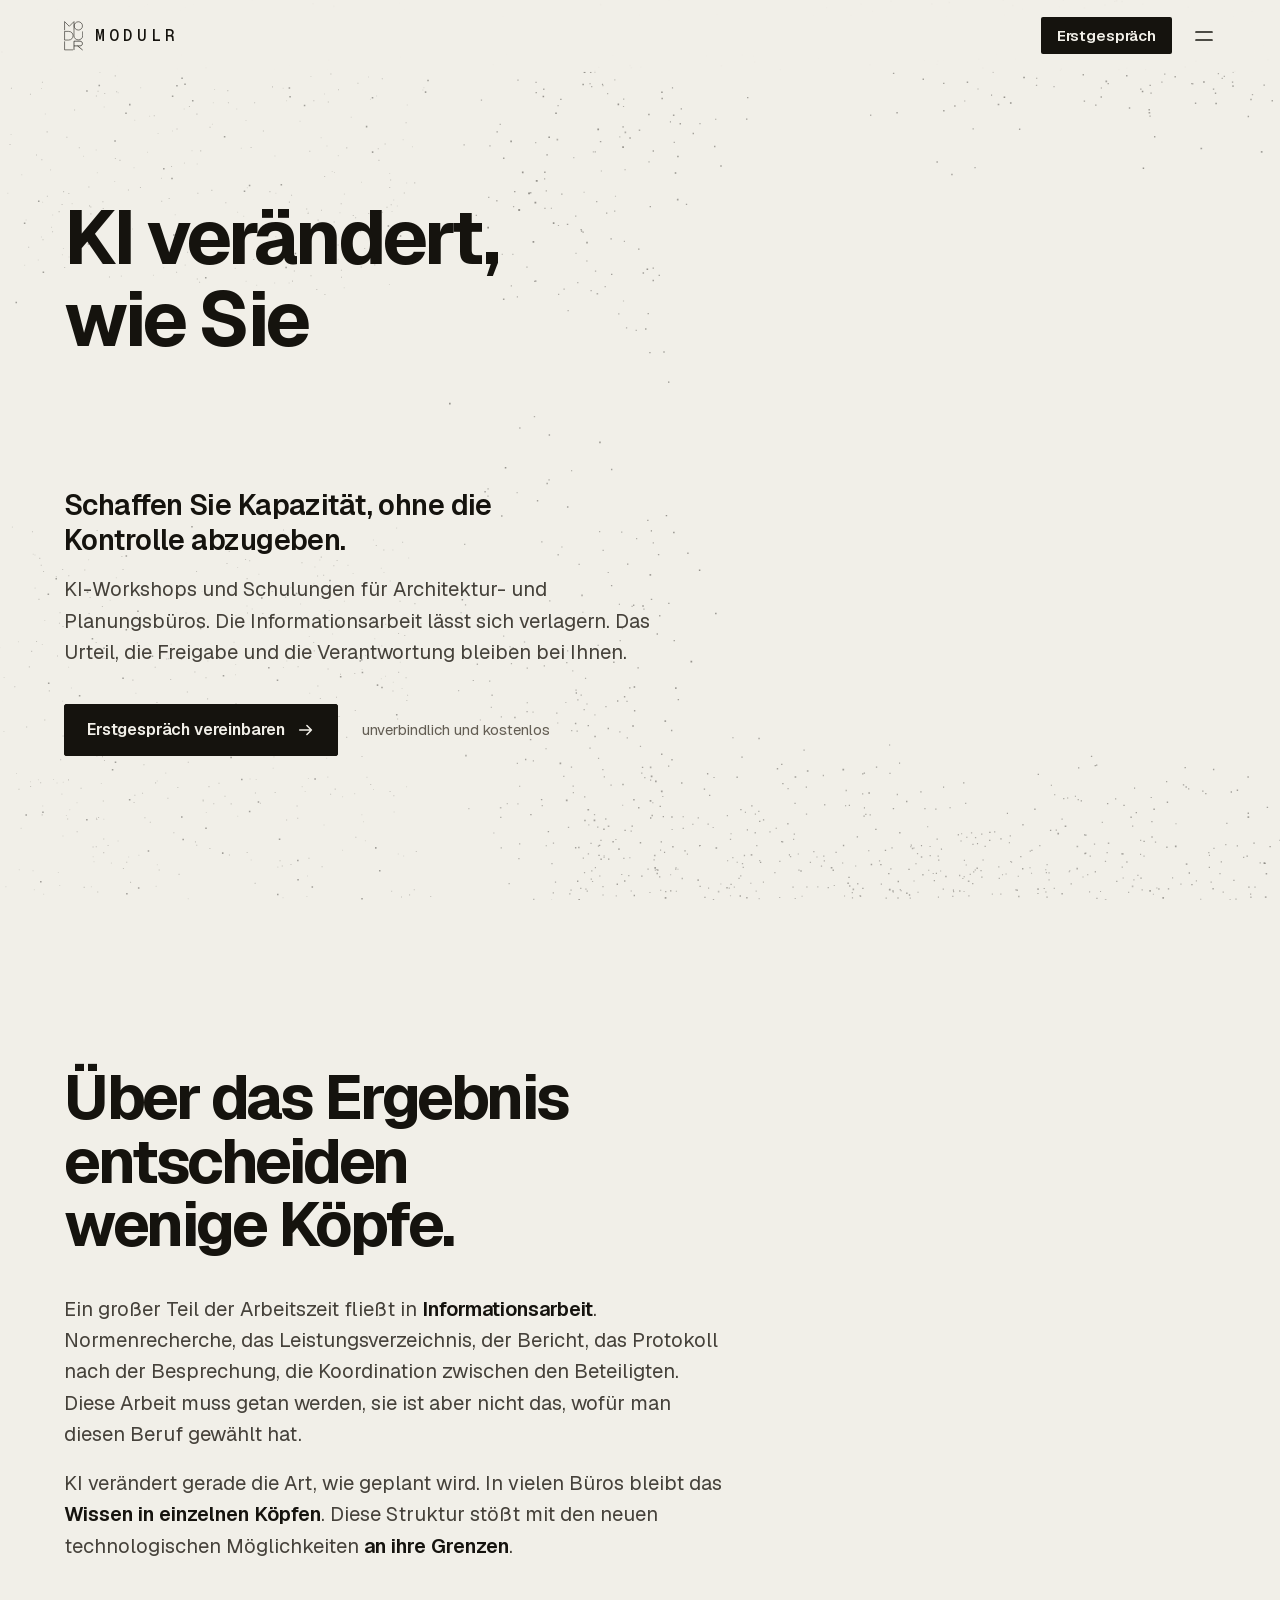
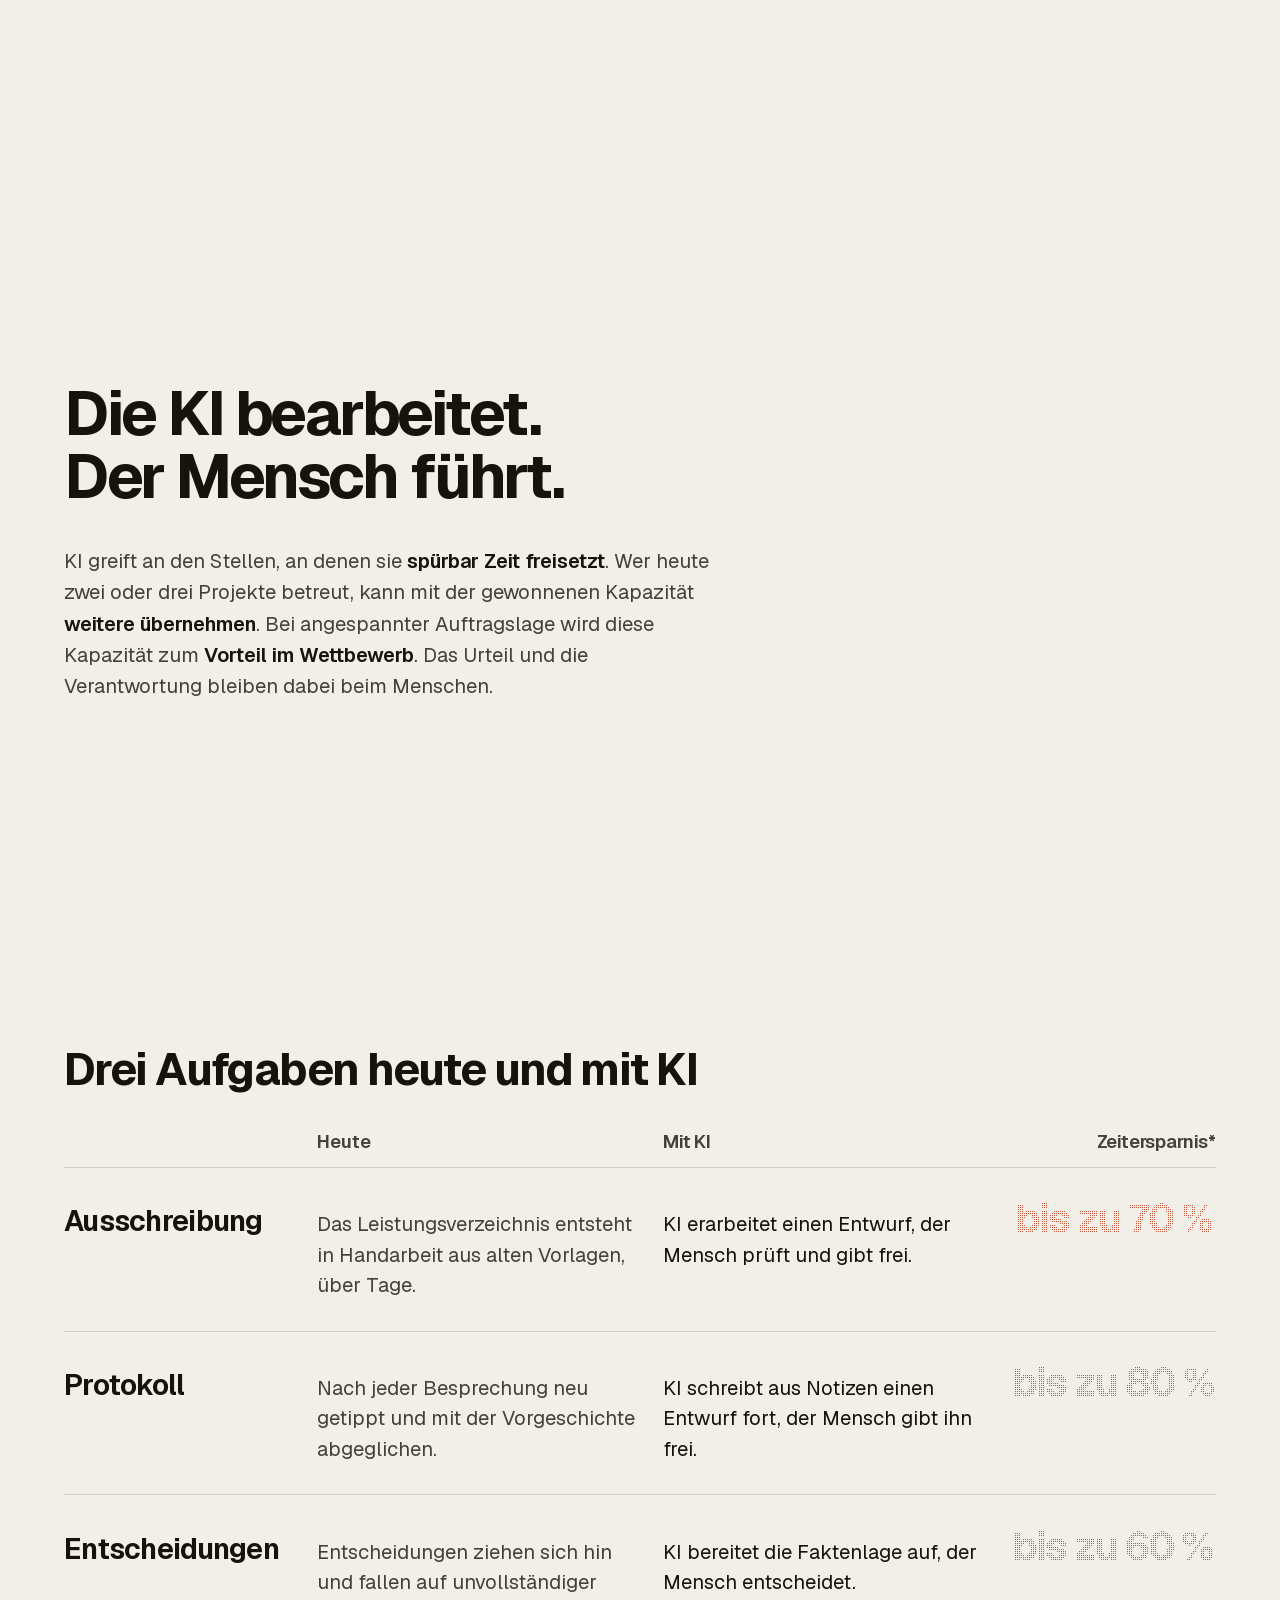
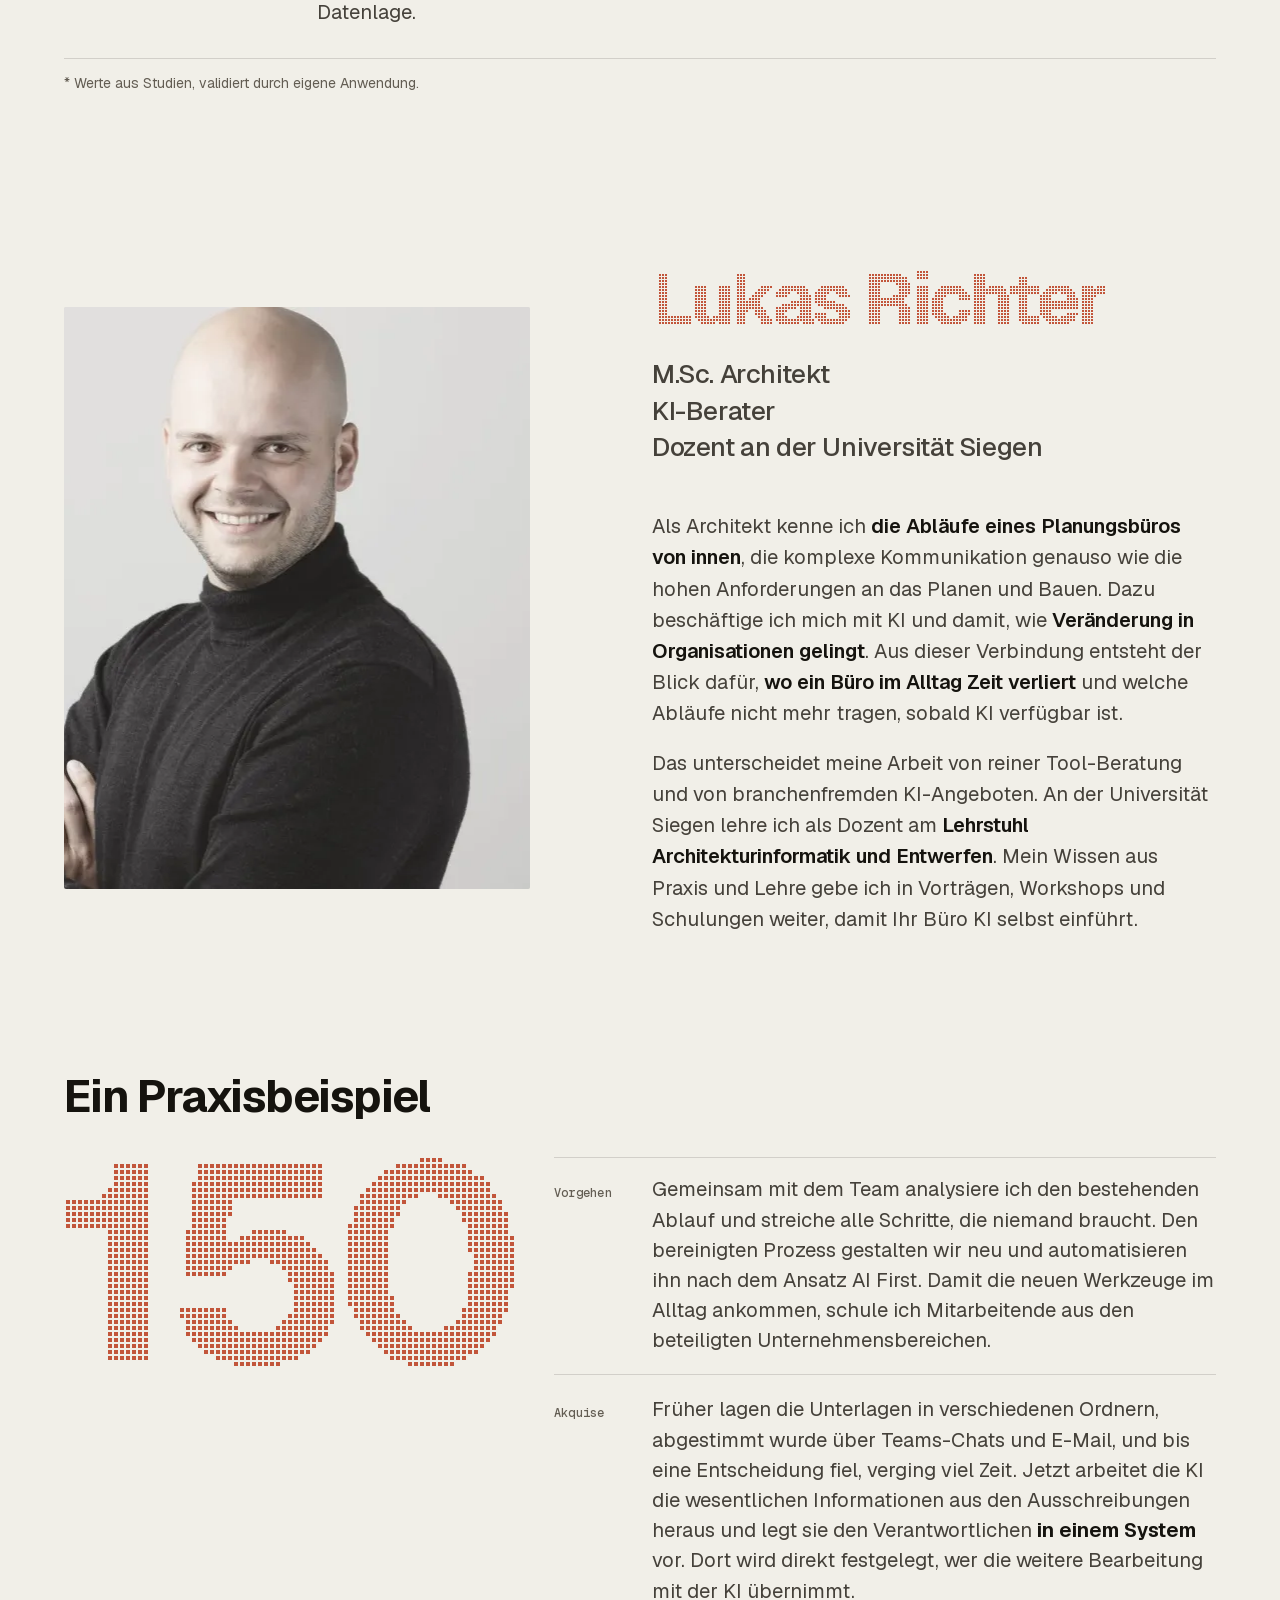
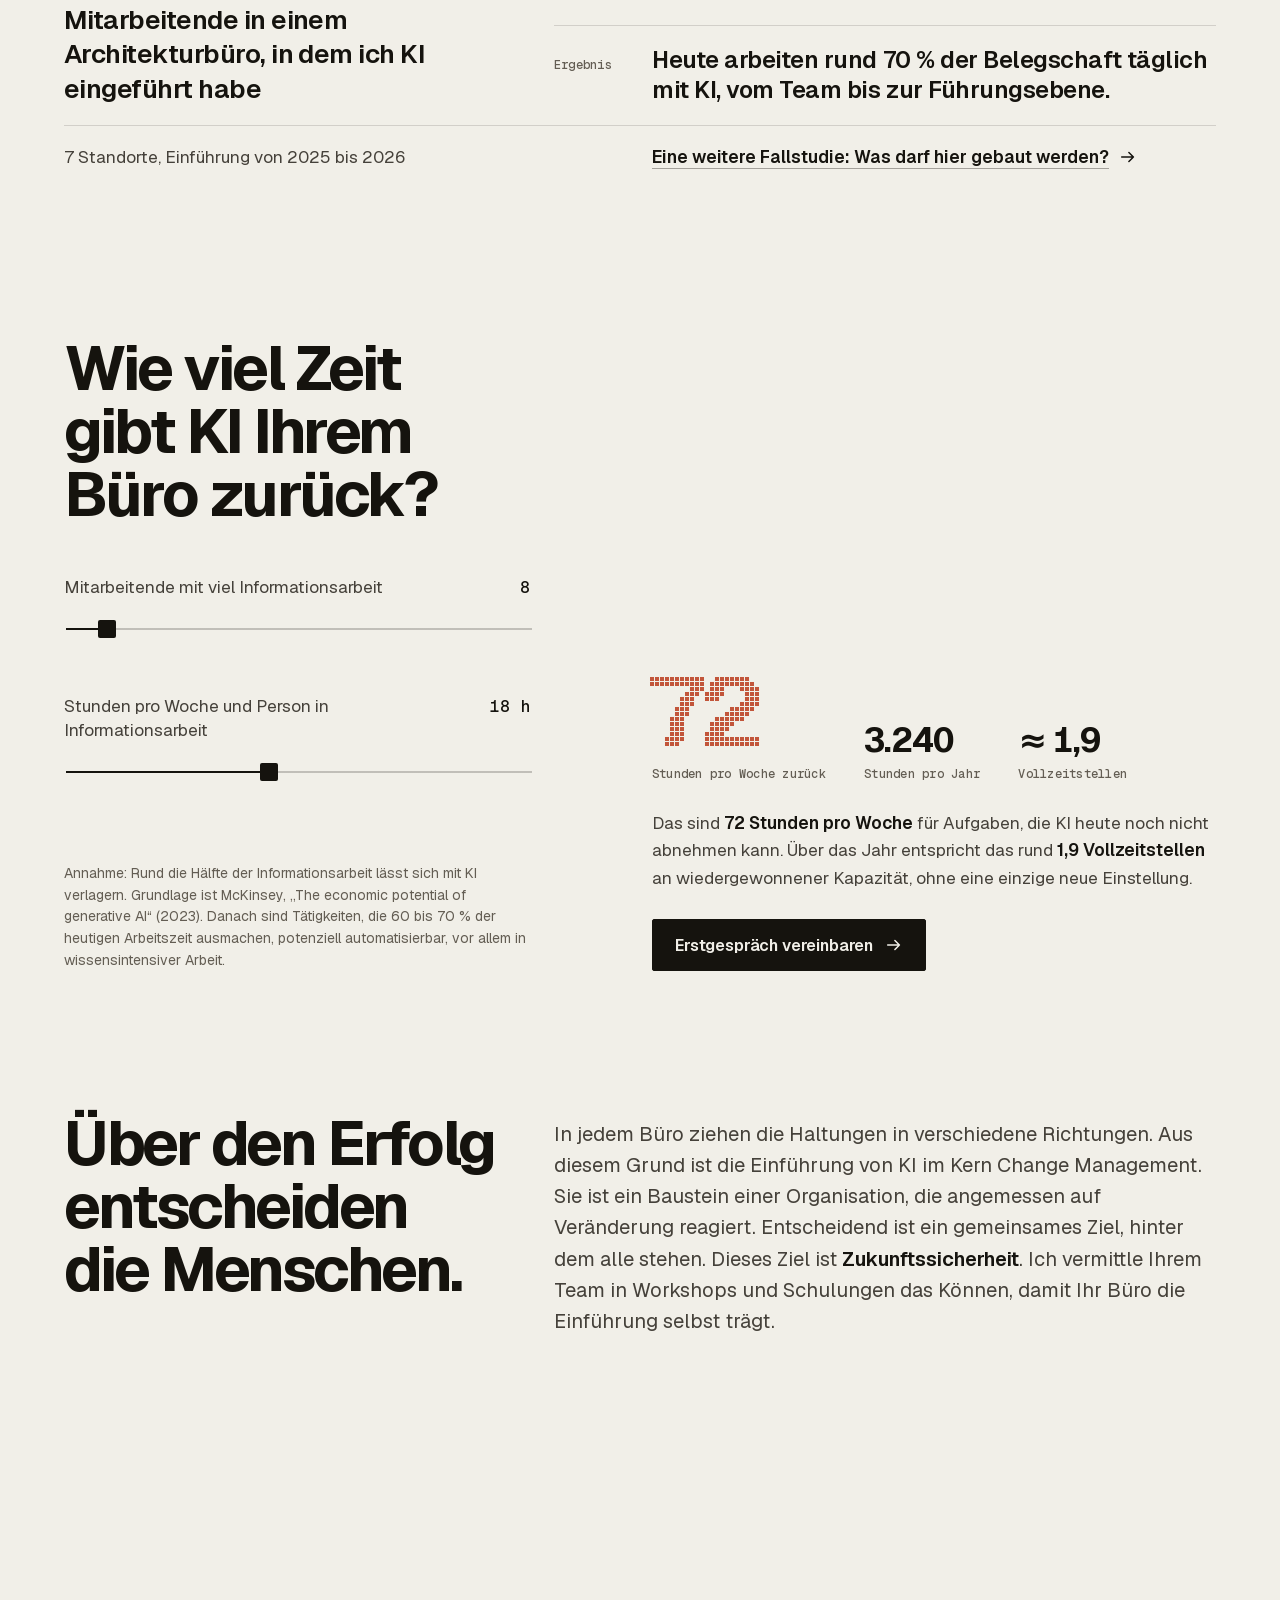
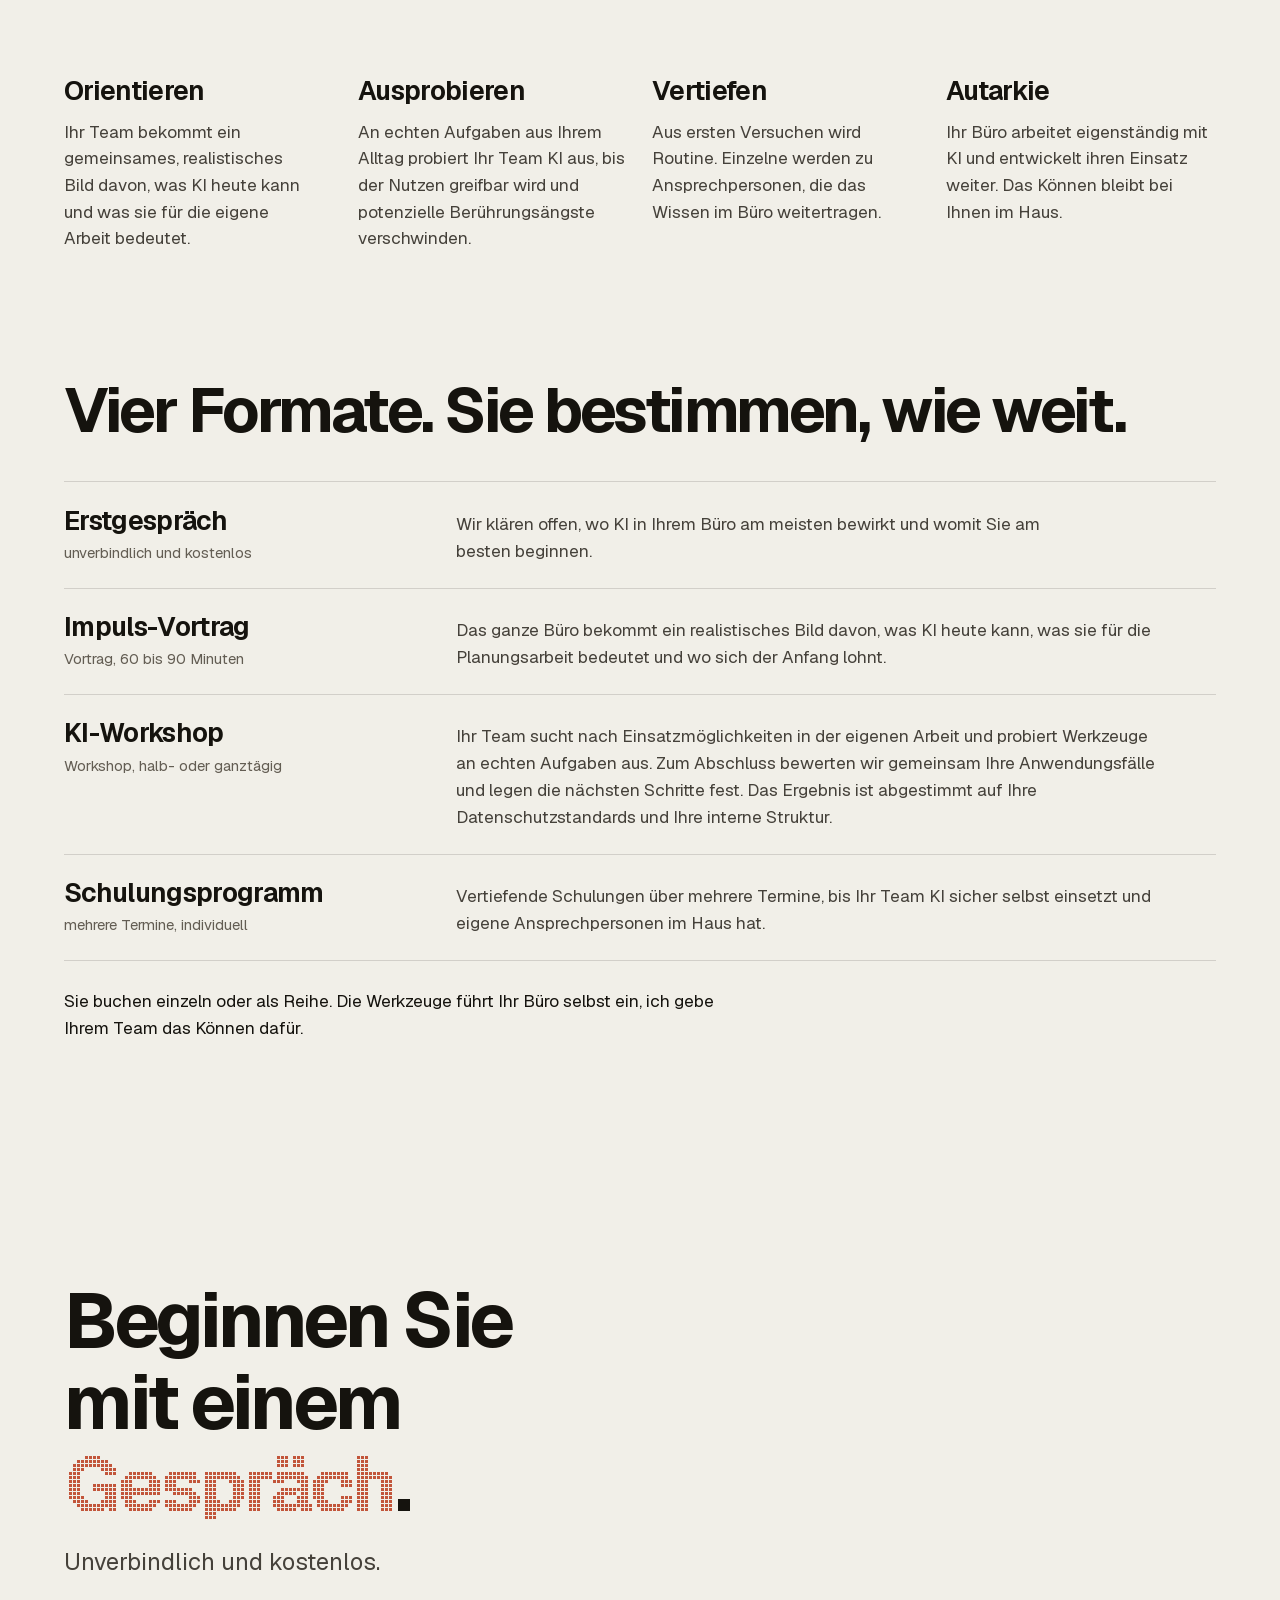
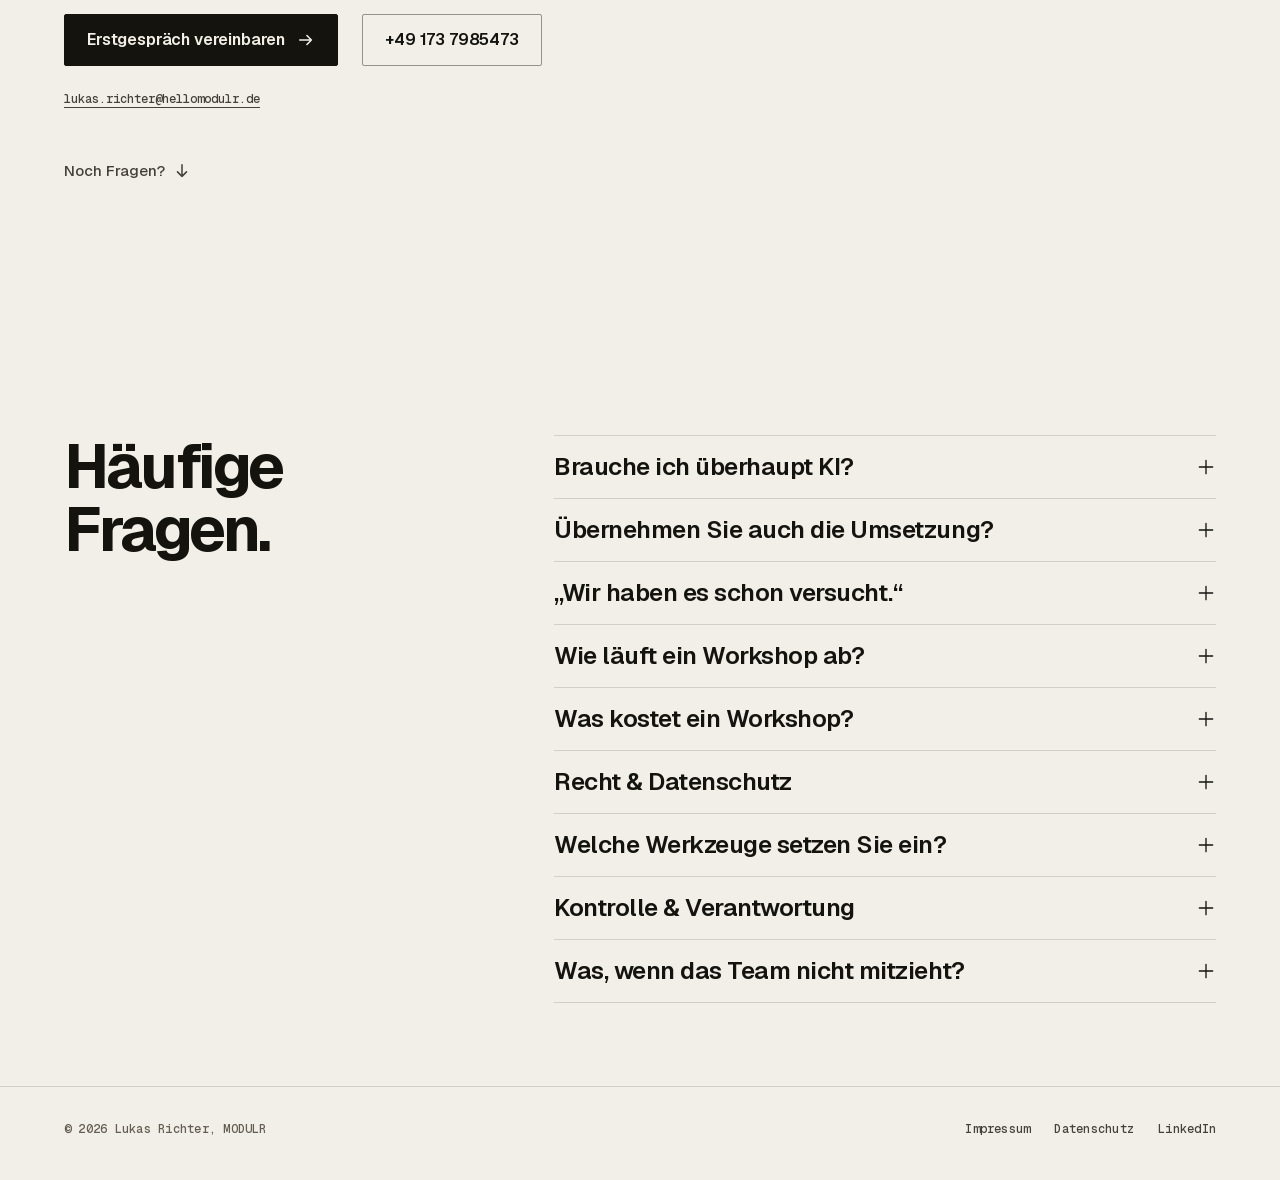
<file: index.html>
<!doctype html>
<html lang="de" class="snap">
<head>
<meta charset="utf-8">
<meta name="viewport" content="width=device-width, initial-scale=1, viewport-fit=cover">
<title>KI-Workshops &amp; Schulungen für Architektur- und Planungsbüros · MODULR</title>
<meta name="description" content="KI-Workshops, Schulungen und Vorträge für Architektur- und Planungsbüros. Ihr Team lernt, KI selbst einzuführen. Kostenloses Erstgespräch mit Architekt und KI-Berater Lukas Richter, Siegen.">
<meta name="keywords" content="KI-Beratung Architekturbüro, KI-Workshop Architektur, KI-Schulung Planungsbüro, Künstliche Intelligenz Architektur, KI Einführung Planungsbüro, Change Management KI, Lukas Richter MODULR, KI-Berater Siegen">
<meta name="author" content="Lukas Richter">
<meta name="color-scheme" content="light dark">
<meta name="theme-color" content="#f1efe8" media="(prefers-color-scheme: light)">
<meta name="theme-color" content="#15130e" media="(prefers-color-scheme: dark)">
<meta name="robots" content="index,follow,max-image-preview:large">
<meta name="geo.region" content="DE-NW">
<meta name="geo.placename" content="Siegen">
<link rel="canonical" href="https://hellomodulr.de/">
<link rel="icon" href="assets/img/favicon-32.png" sizes="32x32" type="image/png">
<link rel="icon" href="assets/img/favicon.svg?v=2" type="image/svg+xml">
<link rel="apple-touch-icon" href="assets/img/apple-touch-icon.png?v=2">
<meta property="og:type" content="website">
<meta property="og:locale" content="de_DE">
<meta property="og:site_name" content="MODULR">
<meta property="og:url" content="https://hellomodulr.de/">
<meta property="og:title" content="MODULR · KI-Workshops & Schulungen für Architektur- und Planungsbüros">
<meta property="og:description" content="Vorträge, Workshops und Schulungen, damit Ihr Büro KI selbst einführt. Mehr Kapazität, ohne die Kontrolle abzugeben.">
<meta property="og:image" content="https://hellomodulr.de/assets/img/og.png">
<meta property="og:image:type" content="image/png">
<meta property="og:image:width" content="1200">
<meta property="og:image:height" content="630">
<meta name="twitter:card" content="summary_large_image">
<meta name="twitter:title" content="MODULR · KI-Workshops & Schulungen für Architektur- und Planungsbüros">
<meta name="twitter:description" content="Vorträge, Workshops und Schulungen, damit Ihr Büro KI selbst einführt.">
<meta name="twitter:image" content="https://hellomodulr.de/assets/img/og.png">
<link rel="preload" href="assets/fonts/geist-latin.woff2" as="font" type="font/woff2" crossorigin>
<script>document.documentElement.classList.add('pt-on')</script>
<link rel="stylesheet" href="css/base.css?v=10">
<link rel="stylesheet" href="css/farbe.css?v=9">
<link rel="stylesheet" href="css/ki.css?v=31">
<!-- Privacy-friendly analytics by Plausible (cookieless, DSGVO-freundlich, kein Consent-Banner nötig) -->
<script async src="https://plausible.io/js/pa-l5oFteO_IKQQXxBPdHPkB.js"></script>
<script>
  window.plausible=window.plausible||function(){(plausible.q=plausible.q||[]).push(arguments)},plausible.init=plausible.init||function(i){plausible.o=i||{}};
  plausible.init()
</script>


<noscript><style>.acc-body{grid-template-rows:1fr!important}.curtain-in{display:none}.huge .li{transform:none!important}</style></noscript>
<script type="application/ld+json">
{"@context":"https://schema.org","@type":"ProfessionalService","name":"MODULR","alternateName":"MODULR · KI-Workshops und Schulungen","description":"KI-Workshops, Schulungen und Vorträge für Architektur- und Planungsbüros. Qualifizierung, damit das Büro KI selbst einführt; das Urteil, die Freigabe und die Verantwortung bleiben beim Menschen.","url":"https://hellomodulr.de/","image":"https://hellomodulr.de/assets/img/og.png","email":"lukas.richter@hellomodulr.de","telephone":"+49 173 7985473","areaServed":{"@type":"Country","name":"Deutschland"},"serviceType":["KI-Workshop","KI-Schulung","KI-Vortrag","KI-Beratung"],"knowsAbout":["Künstliche Intelligenz","Change Management","Architektur","Planungsbüro","Leistungsverzeichnis","Bauablauf","EU AI Act","Datenschutz"],"hasOfferCatalog":{"@type":"OfferCatalog","name":"KI-Beratung und -Qualifizierung","itemListElement":[{"@type":"Offer","itemOffered":{"@type":"Service","name":"Erstgespräch","description":"Kostenloses, unverbindliches Erstgespräch zur Einordnung, wo KI im Büro am meisten bewirkt."}},{"@type":"Offer","itemOffered":{"@type":"Service","name":"Impuls-Vortrag","description":"Vortrag für das ganze Büro: Was KI heute kann und was sie für die Planungsarbeit bedeutet."}},{"@type":"Offer","itemOffered":{"@type":"Service","name":"KI-Workshop","description":"Hands-on-Workshop, in dem das Team eigene Anwendungsfälle findet und Werkzeuge an echten Aufgaben erprobt."}},{"@type":"Offer","itemOffered":{"@type":"Service","name":"Schulungsprogramm","description":"Vertiefende Schulungen über mehrere Termine, bis das Team KI eigenständig einsetzt."}}]},"address":{"@type":"PostalAddress","streetAddress":"Spechtweg 16","postalCode":"57078","addressLocality":"Siegen","addressCountry":"DE"},"founder":{"@type":"Person","name":"Lukas Richter","jobTitle":"M.Sc. Architekt, KI-Berater, Dozent an der Universität Siegen","sameAs":["https://www.linkedin.com/in/lukas-richter-6bab701a1/"]},"provider":{"@type":"Person","name":"Lukas Richter"},"sameAs":["https://www.linkedin.com/in/lukas-richter-6bab701a1/"]}
</script>
<script type="application/ld+json">
{"@context":"https://schema.org","@graph":[{"@type":"WebSite","name":"MODULR","alternateName":"MODULR · KI-Workshops und Schulungen für Architektur- und Planungsbüros","url":"https://hellomodulr.de/","inLanguage":"de-DE"},{"@type":"Person","name":"Lukas Richter","jobTitle":"M.Sc. Architekt, KI-Berater und Dozent an der Universität Siegen","url":"https://hellomodulr.de/","worksFor":{"@type":"Organization","name":"MODULR"},"knowsAbout":["Künstliche Intelligenz","KI-Beratung","KI-Workshops","KI-Schulungen","Change Management","Architektur","Planungsbüro"],"address":{"@type":"PostalAddress","addressLocality":"Siegen","addressRegion":"Nordrhein-Westfalen","addressCountry":"DE"},"sameAs":["https://www.linkedin.com/in/lukas-richter-6bab701a1/"]}]}
</script>
<script type="application/ld+json">
{"@context":"https://schema.org","@type":"FAQPage","mainEntity":[{"@type":"Question","name":"Brauche ich überhaupt KI?","acceptedAnswer":{"@type":"Answer","text":"Ja. KI wird fester Bestandteil der täglichen Arbeit in Planungsbüros. Sie müssen nicht alles auf einmal umstellen. Es lohnt sich aber, jetzt anzufangen und sich ein eigenes Urteil zu bilden, damit Sie die Richtung selbst bestimmen."}},{"@type":"Question","name":"Übernehmen Sie auch die Umsetzung?","acceptedAnswer":{"@type":"Answer","text":"Mein Angebot ist Beratung und Qualifizierung, also Vorträge, Workshops und Schulungen. Die Werkzeuge führt Ihr Büro anschließend selbst ein, ich gebe Ihrem Team das Können dafür und begleite es dabei."}},{"@type":"Question","name":"„Wir haben es schon versucht.“","acceptedAnswer":{"@type":"Answer","text":"Ein erster Anlauf versandet meist, weil ein Werkzeug allein die Arbeitsweise nicht verändert. Deshalb liegt mein Schwerpunkt auf der Einführung und auf den Menschen, die mit dem Werkzeug arbeiten."}},{"@type":"Question","name":"Wie läuft ein Workshop ab?","acceptedAnswer":{"@type":"Answer","text":"Wir arbeiten einen halben oder ganzen Tag im Team an echten Aufgaben aus Ihrem Alltag. Am Ende steht ein konkreter Fahrplan."}},{"@type":"Question","name":"Was kostet ein Workshop?","acceptedAnswer":{"@type":"Answer","text":"Das Erstgespräch ist kostenlos. Vorträge, Workshops und Schulungen rechne ich je nach Format und Umfang ab. Den Rahmen besprechen wir offen, bevor etwas beauftragt wird."}},{"@type":"Question","name":"Recht und Datenschutz","acceptedAnswer":{"@type":"Answer","text":"Datenschutz und der EU AI Act gehören für mich von Anfang an dazu, gerade bei Projekt- und Personendaten. Wir richten alles an Ihren Datenschutzanforderungen aus. Mit EU-gehosteten Lösungen können wir arbeiten, müssen es aber nicht."}},{"@type":"Question","name":"Welche Werkzeuge setzen Sie ein?","acceptedAnswer":{"@type":"Answer","text":"Ich verkaufe selbst keine Software und bin an kein Produkt gebunden. In Workshops und Schulungen zeige ich Ihrem Team, wie es Werkzeuge passend zu den eigenen Abläufen und zum Datenschutz auswählt und bewertet."}},{"@type":"Question","name":"Kontrolle und Verantwortung","acceptedAnswer":{"@type":"Answer","text":"Sie behalten die Steuerung. Die KI erarbeitet Vorschläge, die Entscheidung und die Verantwortung bleiben bei Ihnen. Unter dem Ergebnis steht Ihr Name!"}},{"@type":"Question","name":"Was, wenn das Team nicht mitzieht?","acceptedAnswer":{"@type":"Answer","text":"Genau das ist der Kern meiner Arbeit. In offenen Austauschrunden hole ich die Menschen dort ab, wo sie gerade stehen, auch in kleinen Gruppen und in einer Sprache, die zum jeweiligen Gegenüber passt. So trägt ein gemeinsames Ziel die Veränderung."}}]}
</script>
<link rel="stylesheet" href="css/menu.css?v=2">
</head>
<body class="ki">
<a class="skip" href="#ch10">Direkt zum Erstgespräch</a>

<header class="bar" id="bar">
  <a class="brandbox" href="/" aria-label="MODULR, zur Startseite"><svg viewBox="14 14 204 318" xmlns="http://www.w3.org/2000/svg" aria-hidden="true"><g fill="none" stroke="currentColor" stroke-width="6" stroke-linejoin="round"><path d="M20 112 V20 L70 70 L120 20 V112"/><circle cx="166" cy="66" r="44"/><path d="M20 216 V124 H62 C126 124 126 216 62 216 Z"/><path d="M120 112 V172 A46 42 0 0 0 212 172 V124"/><path d="M20 230 V320 H110"/></g><g fill="none" stroke="currentColor" stroke-width="7" stroke-linejoin="round"><path d="M120 322 V228 H184 C218 228 218 278 184 278 H120"/><path d="M158 278 L212 322"/></g></svg><span class="wm" aria-hidden="true">MODULR</span></a>
  <nav class="bar-nav" aria-label="Hauptnavigation">
    <a class="bar-cta" id="tcta" href="#ch10">Erstgespräch</a>
    <button class="menu-btn" type="button" aria-expanded="false" aria-controls="menu" aria-label="Menü öffnen"><svg viewBox="0 0 24 24" aria-hidden="true"><line class="l1" x1="4" y1="8" x2="20" y2="8"/><line class="l2" x1="4" y1="16" x2="20" y2="16"/></svg></button>
  </nav>
</header>
<div class="menu" id="menu" aria-hidden="true" aria-label="Menü" role="dialog" aria-modal="true">
  <div class="menu-in">
    <div class="menu-case">
      <p class="menu-label">Fallstudie</p>
      <a href="fallstudie/bebauungsplan/"><b>Was darf hier gebaut werden?</b><span>Eine KI wertet einen Bebauungsplan aus und prüft ihn. Das Urteil bleibt beim Menschen.</span><svg class="arr" viewBox="0 0 20 20" aria-hidden="true"><path d="M3 10h13M11 5l5 5-5 5"/></svg></a>
    </div>
    <nav class="menu-nav" aria-label="KI-Beratung">
      <p class="menu-label">KI-Beratung</p>
      <ul class="menu-list"><li><a href="#ch1">Start</a></li><li><a href="#ch4">Über mich</a></li><li><a href="#ch7">Zeitrechner</a></li><li><a href="#ch5">Der Weg</a></li><li><a href="#ch9">Formate</a></li><li><a href="#ch8">Häufige Fragen</a></li><li><a href="#ch10">Kontakt</a></li></ul>
    </nav>
    <p class="menu-foot"><a href="impressum.html">Impressum</a><a href="datenschutz.html">Datenschutz</a><a href="https://www.linkedin.com/in/lukas-richter-6bab701a1/" rel="me noopener" target="_blank">LinkedIn</a></p>
  </div>
</div>


<canvas class="field-canvas" id="field" aria-hidden="true"></canvas>

<main id="main">

  <section class="sec frame hero" id="ch1" data-form="raster">
    <div class="wrap grid">
      <div class="col-text">
        <h1 class="huge kin"><span class="line">KI verändert,</span> <span class="line">wie Sie</span> <span class="line"><span class="roll" aria-hidden="true"><span class="roll-list"><span class="roll-w"><span class="pt">planen.</span></span><span class="roll-w">ausschreiben.</span><span class="roll-w">protokollieren.</span><span class="roll-w">kalkulieren.</span><span class="roll-w">planen.</span></span></span><span class="visually-hidden">planen, ausschreiben, protokollieren und kalkulieren.</span></span></h1>
        <p class="promise">Schaffen Sie <b>Kapazität</b>, ohne die Kontrolle abzugeben.</p>
        <p class="sub">KI-Workshops und Schulungen für Architektur- und Planungsbüros. Die Informationsarbeit lässt sich verlagern. Das Urteil, die Freigabe und die Verantwortung bleiben bei Ihnen.</p>
        <div class="cta-row"><a class="btn hero-cta" href="#ch10">Erstgespräch vereinbaren <svg class="arr" viewBox="0 0 20 20" aria-hidden="true"><path d="M3 10h13M11 5l5 5-5 5"/></svg></a><span class="note">unverbindlich und kostenlos</span></div>
      </div>
      <div class="field" aria-hidden="true"></div>
    </div>
  </section>

  <section class="sec frame" id="ch2" data-form="koepfe" aria-labelledby="h-ch2">
    <div class="wrap grid">
      <div class="col-text">
        <h2 class="h2" id="h-ch2">Über das Ergebnis entscheiden wenige Köpfe.</h2>
        <div class="field field-m" aria-hidden="true"></div>
        <p class="p">Ein großer Teil der Arbeitszeit fließt in <b>Informationsarbeit</b>. Normenrecherche, das Leistungsverzeichnis, der Bericht, das Protokoll nach der Besprechung, die Koordination zwischen den Beteiligten. Diese Arbeit muss getan werden, sie ist aber nicht das, wofür man diesen Beruf gewählt hat.</p>
        <p class="p">KI verändert gerade die Art, wie geplant wird. In vielen Büros bleibt das <b>Wissen in einzelnen Köpfen</b>. Diese Struktur stößt mit den neuen technologischen Möglichkeiten <b>an ihre Grenzen</b>.</p>
      </div>
      <div class="field field-d" aria-hidden="true"></div>
    </div>
  </section>

  <section class="sec" id="ch3" data-form="netz" aria-labelledby="h-ch3">
    <div class="wrap grid frame">
      <div class="col-text">
        <h2 class="h2" id="h-ch3">Die KI bearbeitet. Der Mensch führt.</h2>
        <div class="field field-m" aria-hidden="true"></div>
        <p class="p">KI greift an den Stellen, an denen sie <b>spürbar Zeit freisetzt</b>. Wer heute zwei oder drei Projekte betreut, kann mit der gewonnenen Kapazität <b>weitere übernehmen</b>. Bei angespannter Auftragslage wird diese Kapazität zum <b>Vorteil im Wettbewerb</b>. Das Urteil und die Verantwortung bleiben dabei beim Menschen.</p>
      </div>
      <div class="field field-d" aria-hidden="true"></div>
    </div>
    <div class="wrap frame">
      <div class="tasks-block">
      <table class="tasks">
        <caption class="tasks-cap"><span class="tasks-cap-t">Drei Aufgaben heute und mit KI</span><span class="visually-hidden">, mit Zeitersparnis laut Studien</span></caption>
        <thead><tr><th scope="col"><span class="visually-hidden">Aufgabe</span></th><th scope="col">Heute</th><th scope="col">Mit KI</th><th scope="col" class="num">Zeitersparnis*</th></tr></thead>
        <tbody>
          <tr><th scope="row">Ausschreibung</th><td>Das Leistungsverzeichnis entsteht in Handarbeit aus alten Vorlagen, über Tage.</td><td class="then">KI erarbeitet einen Entwurf, der Mensch prüft und gibt frei.</td><td class="num"><span class="pt" data-pt-em="16">bis zu 70 %</span></td></tr>
          <tr><th scope="row">Protokoll</th><td>Nach jeder Besprechung neu getippt und mit der Vorgeschichte abgeglichen.</td><td class="then">KI schreibt aus Notizen einen Entwurf fort, der Mensch gibt ihn frei.</td><td class="num"><span class="pt" data-pt-em="16">bis zu 80 %</span></td></tr>
          <tr><th scope="row">Entscheidungen</th><td>Entscheidungen ziehen sich hin und fallen auf unvollständiger Datenlage.</td><td class="then">KI bereitet die Faktenlage auf, der Mensch entscheidet.</td><td class="num"><span class="pt" data-pt-em="16">bis zu 60 %</span></td></tr>
        </tbody>
      </table>
      <p class="fine">* Werte aus Studien, validiert durch eigene Anwendung.</p>
      </div>
    </div>
  </section>

  <section class="sec about" id="ch4" aria-labelledby="h-ch4">
    <div class="wrap grid frame about-person">
      <div class="about-head">
        <h2 class="h2" id="h-ch4"><span class="pt">Lukas Richter</span></h2>
        <ul class="roles">
          <li>M.Sc. Architekt</li>
          <li>KI-Berater</li>
          <li>Dozent an der Universität Siegen</li>
        </ul>
      </div>
      <div class="about-photo"><img src="assets/img/lukas.webp" alt="Lukas Richter, Architekt und KI-Berater" width="640" height="582" loading="lazy" decoding="async"></div>
      <div class="about-prose">
        <p class="p">Als Architekt kenne ich <b>die Abläufe eines Planungsbüros von innen</b>, die komplexe Kommunikation genauso wie die hohen Anforderungen an das Planen und Bauen. Dazu beschäftige ich mich mit KI und damit, wie <b>Veränderung in Organisationen gelingt</b>. Aus dieser Verbindung entsteht der Blick dafür, <b>wo ein Büro im Alltag Zeit verliert</b> und welche Abläufe nicht mehr tragen, sobald KI verfügbar ist.</p>
        <p class="p">Das unterscheidet meine Arbeit von reiner Tool-Beratung und von branchenfremden KI-Angeboten. An der Universität Siegen lehre ich als Dozent am <b>Lehrstuhl Architekturinformatik und Entwerfen</b>. Mein Wissen aus Praxis und Lehre gebe ich in Vorträgen, Workshops und Schulungen weiter, damit Ihr Büro KI selbst einführt.</p>
      </div>
    </div>
    <div class="wrap grid frame case">
      <h3 class="case-h">Ein Praxisbeispiel</h3>
      <div class="case-lead">
        <p class="case-fig"><span class="case-n pt" data-pt-em="17">150</span> <span class="case-l">Mitarbeitende in einem Architekturbüro, in dem ich KI eingeführt habe</span></p>
      </div>
      <div class="case-text">
        <p class="case-step"><span class="case-k">Vorgehen</span> Gemeinsam mit dem Team analysiere ich den bestehenden Ablauf und streiche alle Schritte, die niemand braucht. Den bereinigten Prozess gestalten wir neu und automatisieren ihn nach dem Ansatz <span class="nobr">AI First</span>. Damit die neuen Werkzeuge im Alltag ankommen, schule ich Mitarbeitende aus den beteiligten Unternehmensbereichen.</p>
        <p class="case-step"><span class="case-k">Akquise</span> Früher lagen die Unterlagen in verschiedenen Ordnern, abgestimmt wurde über Teams-Chats und E-Mail, und bis eine Entscheidung fiel, verging viel Zeit. Jetzt arbeitet die KI die wesentlichen Informationen aus den Ausschreibungen heraus und legt sie den Verantwortlichen <b>in einem System</b> vor. Dort wird direkt festgelegt, wer die weitere Bearbeitung mit der KI übernimmt.</p>
        <p class="case-step case-result"><span class="case-k">Ergebnis</span> Heute arbeiten rund 70 % der Belegschaft täglich mit KI, vom Team bis zur Führungsebene.</p>
      </div>
      <div class="case-foot">
        <p class="case-meta">7 Standorte, Einführung von 2025 bis 2026</p>
        <p class="case-more"><a href="fallstudie/bebauungsplan/">Eine weitere Fallstudie: Was darf hier gebaut werden? <svg class="arr" viewBox="0 0 20 20" aria-hidden="true"><path d="M3 10h13M11 5l5 5-5 5"/></svg></a></p>
      </div>
    </div>
  </section>

  <section class="sec frame tool" id="ch7" data-form="stunden" aria-labelledby="h-ch7">
    <div class="wrap grid">
      <div class="tr-ctrls">
        <h2 class="h2" id="h-ch7">Wie viel Zeit gibt KI Ihrem Büro zurück?</h2>
        <div class="tctrl"><label class="tlab" for="tr-ppl"><span>Mitarbeitende mit viel Informationsarbeit</span><b id="tr-pplv">8</b></label><input type="range" id="tr-ppl" min="1" max="100" value="8"></div>
        <div class="tctrl"><label class="tlab" for="tr-hrs"><span>Stunden pro Woche und Person in Informationsarbeit</span><b><span id="tr-hrsv">18</span> h</b></label><input type="range" id="tr-hrs" min="5" max="35" value="18"></div>
        <p class="rsources">Annahme: Rund die Hälfte der Informationsarbeit lässt sich mit KI verlagern. Grundlage ist McKinsey, „The economic potential of generative AI“ (2023). Danach sind Tätigkeiten, die 60 bis 70 % der heutigen Arbeitszeit ausmachen, potenziell automatisierbar, vor allem in wissensintensiver Arbeit.</p>
      </div>
      <div class="tr-out">
        <div class="tr-fig">
        <div class="field field-tool" aria-hidden="true"></div>
        <div class="tr-row">
          <div class="tr-stat tr-lead"><span class="tr-big pt" id="tr-week">72</span><span class="tr-sub">Stunden pro Woche zurück</span></div>
          <div class="tr-stat"><span class="tr-n" id="tr-year">3.240</span><span class="tr-sub">Stunden pro Jahr</span></div>
          <div class="tr-stat"><span class="tr-n" id="tr-fte">≈ 1,9</span><span class="tr-sub">Vollzeitstellen</span></div>
        </div>
        </div>
        <p class="tr-res" id="tr-res" aria-live="polite"></p>
        <a class="btn tool-cta" href="#ch10">Erstgespräch vereinbaren <svg class="arr" viewBox="0 0 20 20" aria-hidden="true"><path d="M3 10h13M11 5l5 5-5 5"/></svg></a>
      </div>
    </div>
  </section>

  <section class="sec frame weg" id="ch5" data-form="treppe" aria-labelledby="h-ch5">
    <div class="wrap">
      <div class="weg-head">
        <h2 class="h2" id="h-ch5">Über den Erfolg entscheiden die Menschen.</h2>
        <p class="p lead-p">In jedem Büro ziehen die Haltungen in verschiedene Richtungen. Aus diesem Grund ist die Einführung von KI im Kern Change Management. Sie ist ein Baustein einer Organisation, die angemessen auf Veränderung reagiert. Entscheidend ist ein gemeinsames Ziel, hinter dem alle stehen. Dieses Ziel ist <b>Zukunftssicherheit</b>. Ich vermittle Ihrem Team in Workshops und Schulungen das Können, damit Ihr Büro die Einführung selbst trägt.</p>
      </div>
      <div class="weg-body">
      <div class="field field-weg" aria-hidden="true"></div>
      <ol class="path" id="wegpath">
        <li class="pnode" data-g="0"><h3>Orientieren</h3><p>Ihr Team bekommt ein gemeinsames, realistisches Bild davon, was KI heute kann und was sie für die eigene Arbeit bedeutet.</p></li>
        <li class="pnode" data-g="1"><h3>Ausprobieren</h3><p>An echten Aufgaben aus Ihrem Alltag probiert Ihr Team KI aus, bis der Nutzen greifbar wird und potenzielle Berührungsängste verschwinden.</p></li>
        <li class="pnode" data-g="2"><h3>Vertiefen</h3><p>Aus ersten Versuchen wird Routine. Einzelne werden zu Ansprechpersonen, die das Wissen im Büro weitertragen.</p></li>
        <li class="pnode goal" data-g="3"><h3>Autarkie</h3><p>Ihr Büro arbeitet eigenständig mit KI und entwickelt ihren Einsatz weiter. Das Können bleibt bei Ihnen im Haus.</p></li>
      </ol>
      </div>
    </div>
  </section>

  <section class="sec frame offer" id="ch9" aria-labelledby="h-ch9">
    <div class="wrap">
      <h2 class="h2" id="h-ch9">Vier Formate. Sie bestimmen, wie weit.</h2>
      <div class="k1-list">
        <div class="k1-row"><div class="k1-n"><h3>Erstgespräch</h3><p class="k1-tag">unverbindlich und kostenlos</p></div><p class="k1-c">Wir klären offen, wo KI in Ihrem Büro am meisten bewirkt und womit Sie am besten beginnen.</p></div>
        <div class="k1-row"><div class="k1-n"><h3>Impuls-Vortrag</h3><p class="k1-tag">Vortrag, 60 bis 90 Minuten</p></div><p class="k1-c">Das ganze Büro bekommt ein realistisches Bild davon, was KI heute kann, was sie für die Planungsarbeit bedeutet und wo sich der Anfang lohnt.</p></div>
        <div class="k1-row"><div class="k1-n"><h3>KI-Workshop</h3><p class="k1-tag">Workshop, halb- oder ganztägig</p></div><p class="k1-c">Ihr Team sucht nach Einsatzmöglichkeiten in der eigenen Arbeit und probiert Werkzeuge an echten Aufgaben aus. Zum Abschluss bewerten wir gemeinsam Ihre Anwendungsfälle und legen die nächsten Schritte fest. Das Ergebnis ist abgestimmt auf Ihre Datenschutzstandards und Ihre interne Struktur.</p></div>
        <div class="k1-row goal"><div class="k1-n"><h3>Schulungsprogramm</h3><p class="k1-tag">mehrere Termine, individuell</p></div><p class="k1-c">Vertiefende Schulungen über mehrere Termine, bis Ihr Team KI sicher selbst einsetzt und eigene Ansprechpersonen im Haus hat.</p></div>
      </div>
      <p class="stair-foot">Sie buchen einzeln oder als Reihe. Die Werkzeuge führt Ihr Büro selbst ein, ich gebe Ihrem Team das Können dafür.</p>
    </div>
  </section>

  <section class="sec frame final" id="ch10" data-form="schluss" aria-labelledby="h-ch10">
    <div class="wrap grid">
      <div class="col-text">
        <h2 class="huge kin" id="h-ch10"><span class="line">Beginnen Sie</span> <span class="line">mit einem</span> <span class="line"><span class="pt">Gespräch</span>.</span></h2>
        <p class="sub">Unverbindlich und kostenlos.</p>
        <div class="cta-final">
          <a class="btn go" href="mailto:lukas.richter@hellomodulr.de?subject=Erstgespr%C3%A4ch%20MODULR&amp;body=Guten%20Tag%20Herr%20Richter%2C%0D%0A%0D%0Aich%20w%C3%BCrde%20gern%20ein%20unverbindliches%20Erstgespr%C3%A4ch%20vereinbaren.%20Kurz%20zu%20meinem%20B%C3%BCro%20und%20dem%2C%20was%20mich%20gerade%20besch%C3%A4ftigt%3A%0D%0A%0D%0A%0D%0AViele%20Gr%C3%BC%C3%9Fe">Erstgespräch vereinbaren <svg class="arr" viewBox="0 0 20 20" aria-hidden="true"><path d="M3 10h13M11 5l5 5-5 5"/></svg></a>
          <a class="btn btn-outline" href="tel:+491737985473">+49&nbsp;173&nbsp;7985473</a>
        </div>
        <p class="gonote"><a href="mailto:lukas.richter@hellomodulr.de?subject=Erstgespr%C3%A4ch%20MODULR&amp;body=Guten%20Tag%20Herr%20Richter%2C%0D%0A%0D%0Aich%20w%C3%BCrde%20gern%20ein%20unverbindliches%20Erstgespr%C3%A4ch%20vereinbaren.%20Kurz%20zu%20meinem%20B%C3%BCro%20und%20dem%2C%20was%20mich%20gerade%20besch%C3%A4ftigt%3A%0D%0A%0D%0A%0D%0AViele%20Gr%C3%BC%C3%9Fe">lukas.richter@hellomodulr.de</a></p>
        <a class="qhint" href="#ch8">Noch Fragen? <svg class="arr" viewBox="0 0 20 20" aria-hidden="true"><path d="M10 3v13M5 11l5 5 5-5"/></svg></a>
      </div>
      <div class="field" aria-hidden="true"></div>
    </div>
  </section>

  <section class="sec frame faq" id="ch8" aria-labelledby="h-ch8">
    <div class="wrap grid">
      <div class="colhead">
        <h2 class="h2" id="h-ch8">Häufige Fragen.</h2>
      </div>
      <div class="acc">
        <div class="acc-item"><h3><button class="acc-head" type="button" aria-expanded="false" aria-controls="faq1"><span>Brauche ich überhaupt KI?</span><svg class="ai" viewBox="0 0 24 24" aria-hidden="true"><path d="M4 12h16M12 4v16"/></svg></button></h3><div class="acc-body" id="faq1" inert><div><p>Ja. KI wird fester Bestandteil der täglichen Arbeit in Planungsbüros. Sie müssen nicht alles auf einmal umstellen. Es lohnt sich aber, jetzt anzufangen und sich ein eigenes Urteil zu bilden, damit Sie die Richtung selbst bestimmen.</p></div></div></div>
        <div class="acc-item"><h3><button class="acc-head" type="button" aria-expanded="false" aria-controls="faq2"><span>Übernehmen Sie auch die Umsetzung?</span><svg class="ai" viewBox="0 0 24 24" aria-hidden="true"><path d="M4 12h16M12 4v16"/></svg></button></h3><div class="acc-body" id="faq2" inert><div><p>Mein Angebot ist Beratung und Qualifizierung, also Vorträge, Workshops und Schulungen. Die Werkzeuge führt Ihr Büro anschließend selbst ein, ich gebe Ihrem Team das Können dafür und begleite es dabei.</p></div></div></div>
        <div class="acc-item"><h3><button class="acc-head" type="button" aria-expanded="false" aria-controls="faq3"><span>„Wir haben es schon versucht.“</span><svg class="ai" viewBox="0 0 24 24" aria-hidden="true"><path d="M4 12h16M12 4v16"/></svg></button></h3><div class="acc-body" id="faq3" inert><div><p>Ein erster Anlauf versandet meist, weil ein Werkzeug allein die Arbeitsweise nicht verändert. Deshalb liegt mein Schwerpunkt auf der Einführung und auf den Menschen, die mit dem Werkzeug arbeiten.</p></div></div></div>
        <div class="acc-item"><h3><button class="acc-head" type="button" aria-expanded="false" aria-controls="faq4"><span>Wie läuft ein Workshop ab?</span><svg class="ai" viewBox="0 0 24 24" aria-hidden="true"><path d="M4 12h16M12 4v16"/></svg></button></h3><div class="acc-body" id="faq4" inert><div><p>Wir arbeiten einen halben oder ganzen Tag im Team an echten Aufgaben aus Ihrem Alltag. Am Ende steht ein konkreter Fahrplan.</p></div></div></div>
        <div class="acc-item"><h3><button class="acc-head" type="button" aria-expanded="false" aria-controls="faq5"><span>Was kostet ein Workshop?</span><svg class="ai" viewBox="0 0 24 24" aria-hidden="true"><path d="M4 12h16M12 4v16"/></svg></button></h3><div class="acc-body" id="faq5" inert><div><p>Das Erstgespräch ist kostenlos. Vorträge, Workshops und Schulungen rechne ich je nach Format und Umfang ab. Den Rahmen besprechen wir offen, bevor etwas beauftragt wird.</p></div></div></div>
        <div class="acc-item"><h3><button class="acc-head" type="button" aria-expanded="false" aria-controls="faq6"><span>Recht &amp; Datenschutz</span><svg class="ai" viewBox="0 0 24 24" aria-hidden="true"><path d="M4 12h16M12 4v16"/></svg></button></h3><div class="acc-body" id="faq6" inert><div><p>Datenschutz und der EU AI Act gehören für mich von Anfang an dazu, gerade bei Projekt- und Personendaten. Wir richten alles an Ihren Datenschutzanforderungen aus. Mit EU-gehosteten Lösungen können wir arbeiten, müssen es aber nicht.</p></div></div></div>
        <div class="acc-item"><h3><button class="acc-head" type="button" aria-expanded="false" aria-controls="faq7"><span>Welche Werkzeuge setzen Sie ein?</span><svg class="ai" viewBox="0 0 24 24" aria-hidden="true"><path d="M4 12h16M12 4v16"/></svg></button></h3><div class="acc-body" id="faq7" inert><div><p>Ich verkaufe selbst keine Software und bin an kein Produkt gebunden. In Workshops und Schulungen zeige ich Ihrem Team, wie es Werkzeuge passend zu den eigenen Abläufen und zum Datenschutz auswählt und bewertet.</p></div></div></div>
        <div class="acc-item"><h3><button class="acc-head" type="button" aria-expanded="false" aria-controls="faq8"><span>Kontrolle &amp; Verantwortung</span><svg class="ai" viewBox="0 0 24 24" aria-hidden="true"><path d="M4 12h16M12 4v16"/></svg></button></h3><div class="acc-body" id="faq8" inert><div><p>Sie behalten die Steuerung. Die KI erarbeitet Vorschläge, die Entscheidung und die Verantwortung bleiben bei Ihnen. Unter dem Ergebnis steht Ihr Name!</p></div></div></div>
        <div class="acc-item"><h3><button class="acc-head" type="button" aria-expanded="false" aria-controls="faq9"><span>Was, wenn das Team nicht mitzieht?</span><svg class="ai" viewBox="0 0 24 24" aria-hidden="true"><path d="M4 12h16M12 4v16"/></svg></button></h3><div class="acc-body" id="faq9" inert><div><p>Genau das ist der Kern meiner Arbeit. In offenen Austauschrunden hole ich die Menschen dort ab, wo sie gerade stehen, auch in kleinen Gruppen und in einer Sprache, die zum jeweiligen Gegenüber passt. So trägt ein gemeinsames Ziel die Veränderung.</p></div></div></div>
      </div>
    </div>
  </section>
</main>

<footer class="site-footer">
  <span>© 2026 Lukas Richter, MODULR</span>
  <a href="impressum.html">Impressum</a><a href="datenschutz.html">Datenschutz</a><a href="https://www.linkedin.com/in/lukas-richter-6bab701a1/" rel="me noopener" target="_blank">LinkedIn</a>
</footer>

<div class="curtain-in" aria-hidden="true"></div>

<script src="js/menu.js?v=2" defer></script>
<script src="js/punkte.js?v=12" defer></script>
<script src="js/punkttype.js?v=2" defer></script>
<script src="js/roller.js?v=2" defer></script>
<script src="js/ki.js?v=19" defer></script>
</body>
</html>
</file>
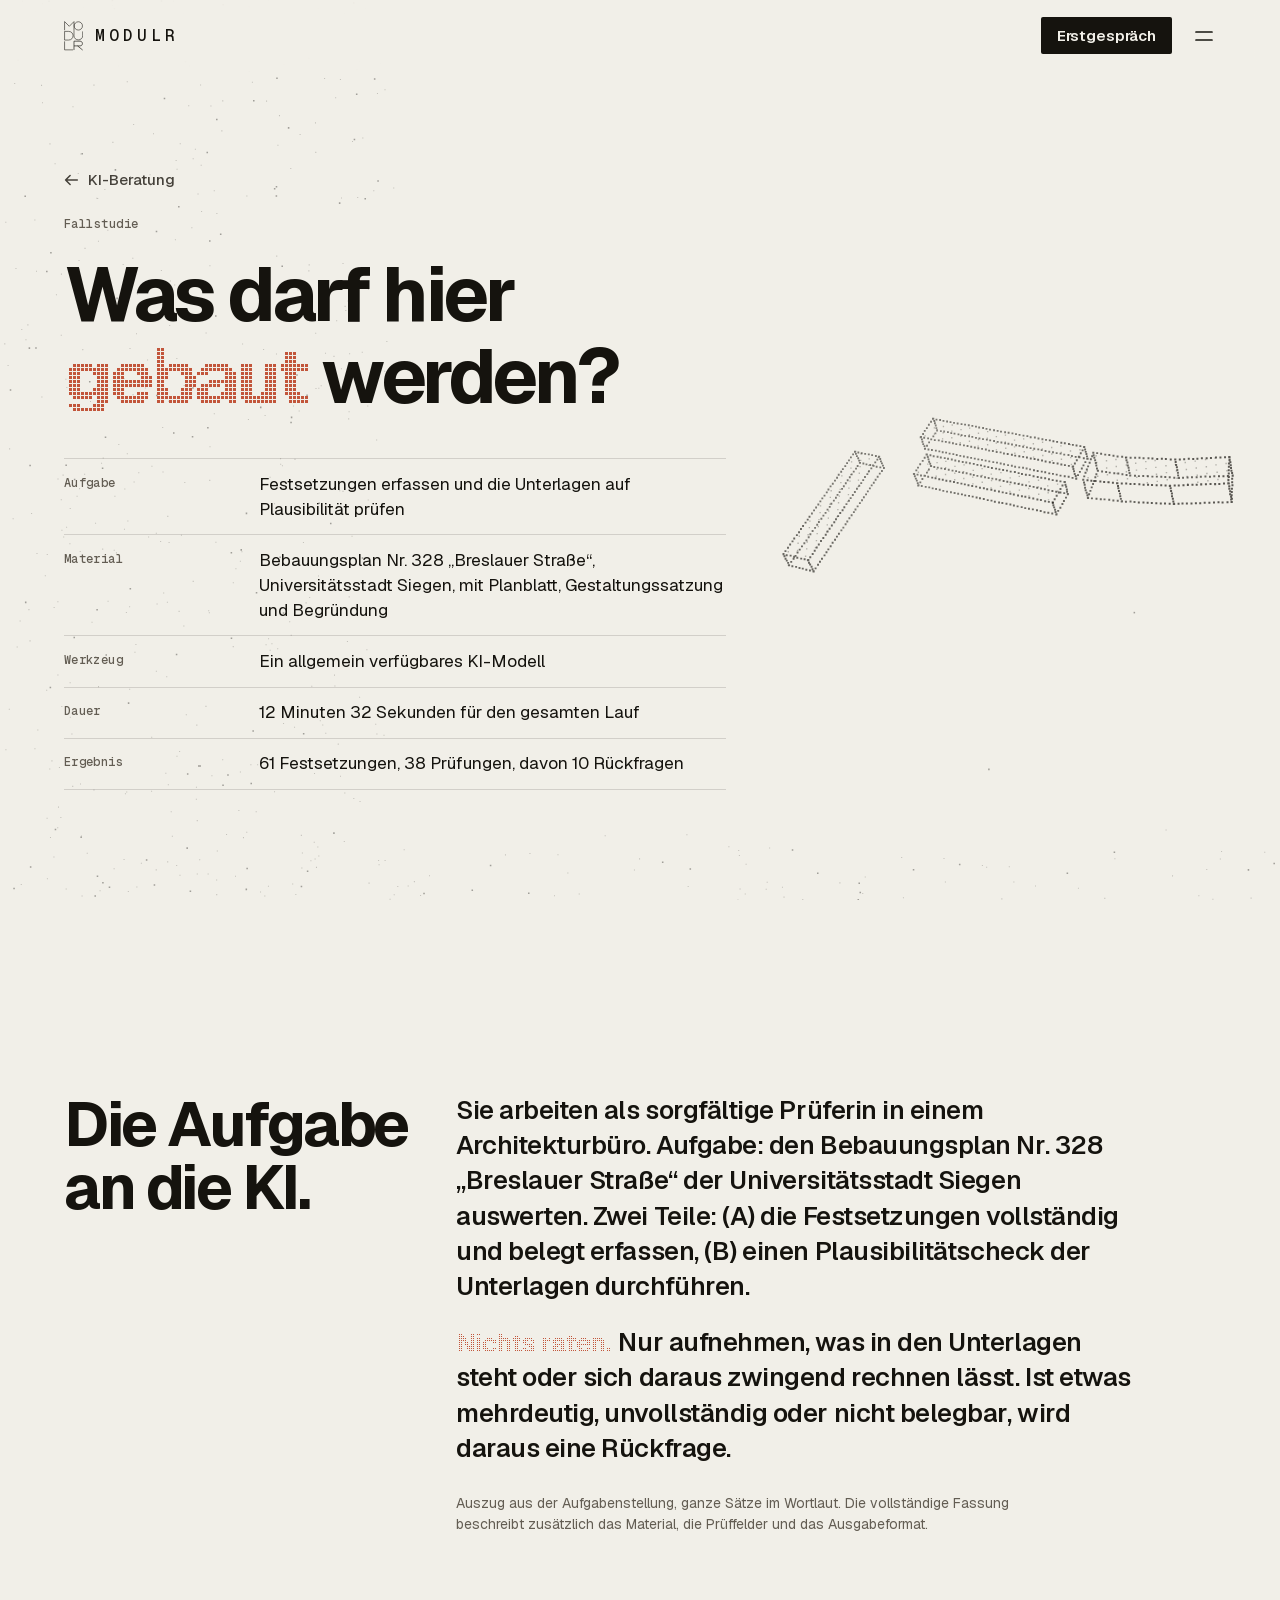
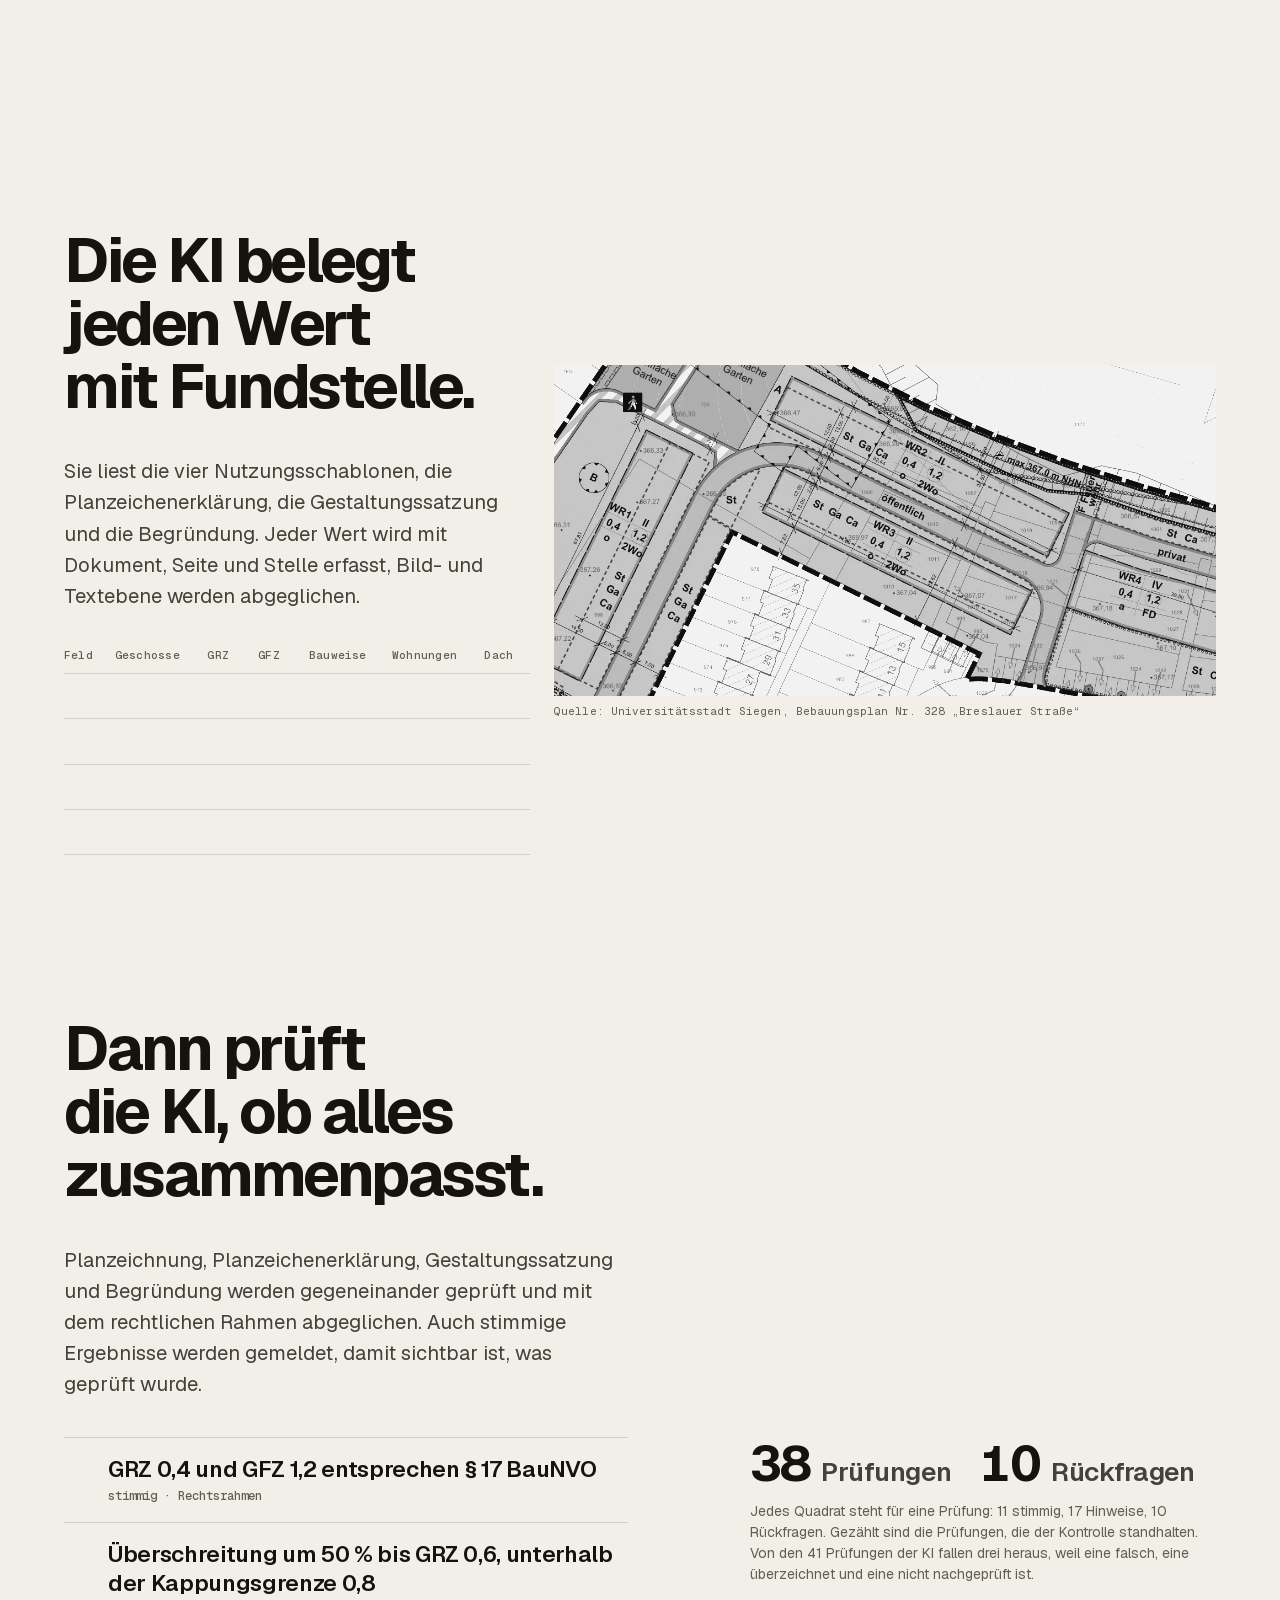
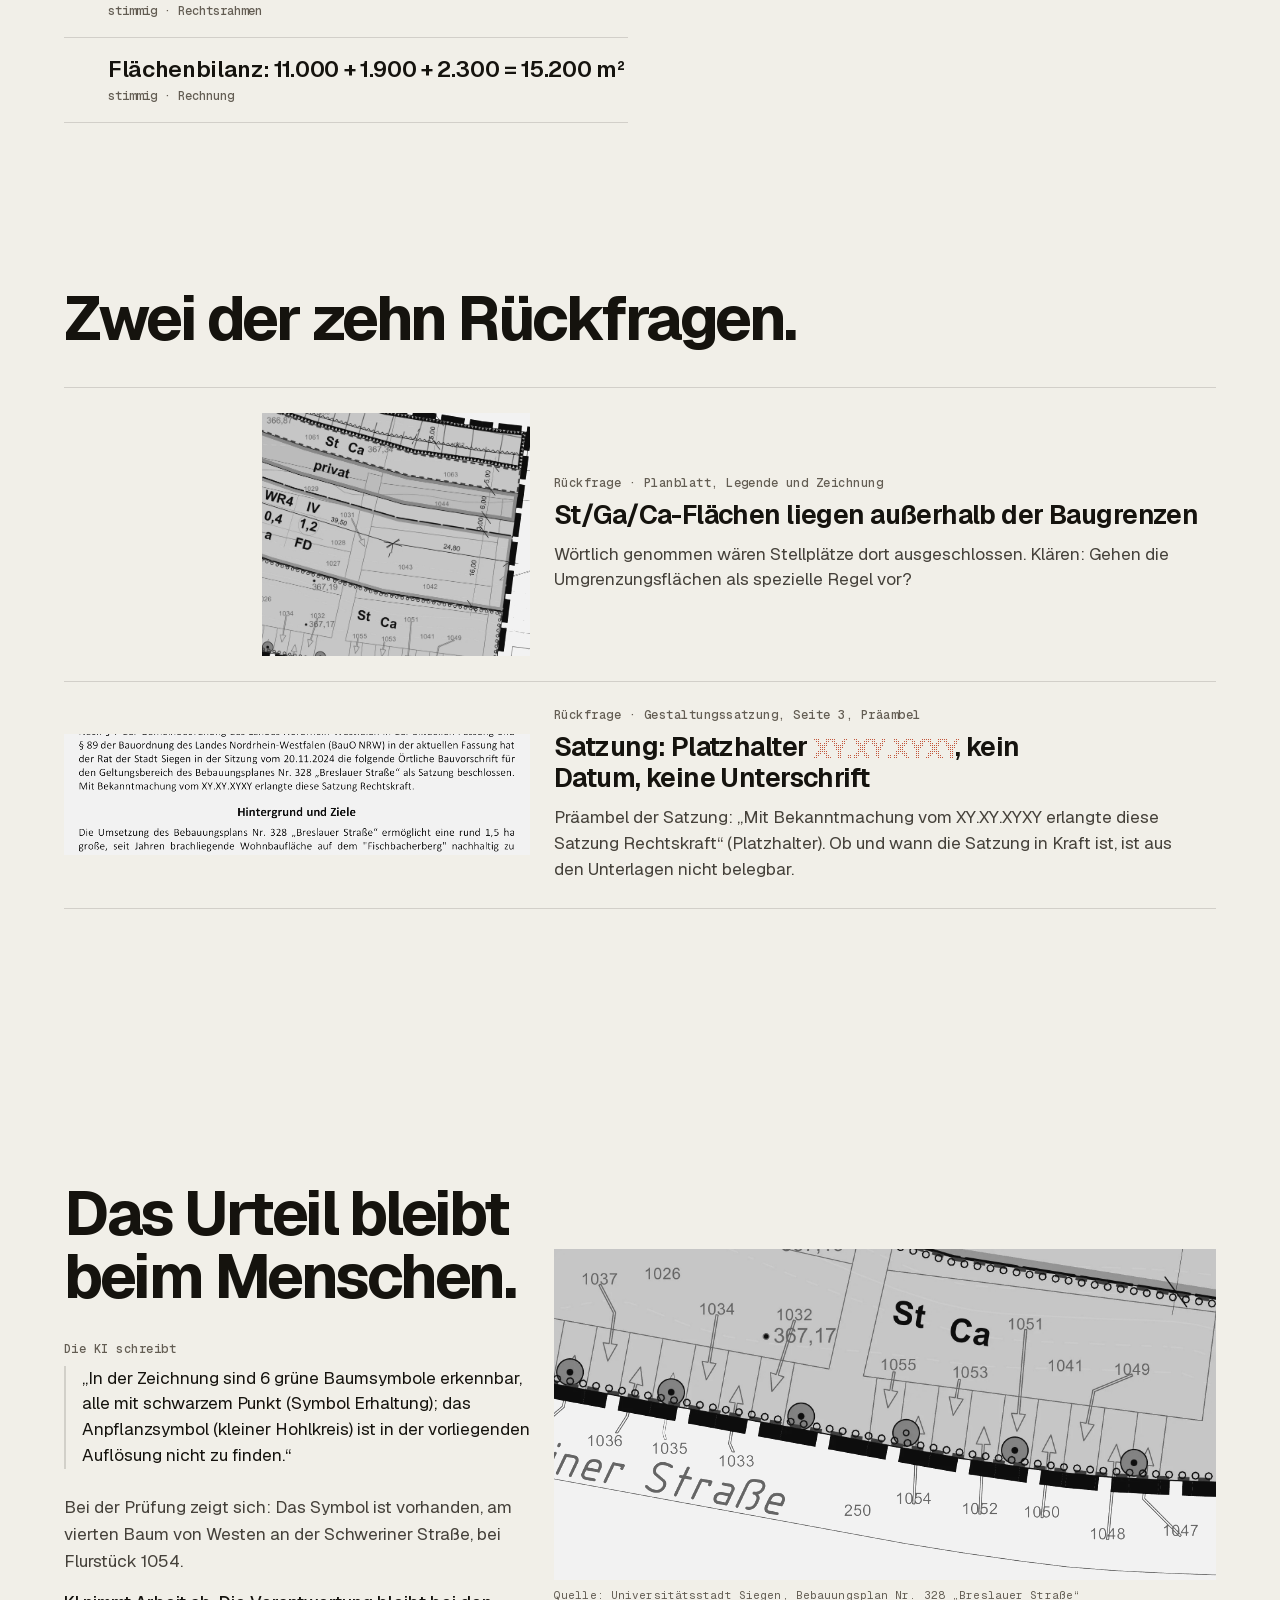
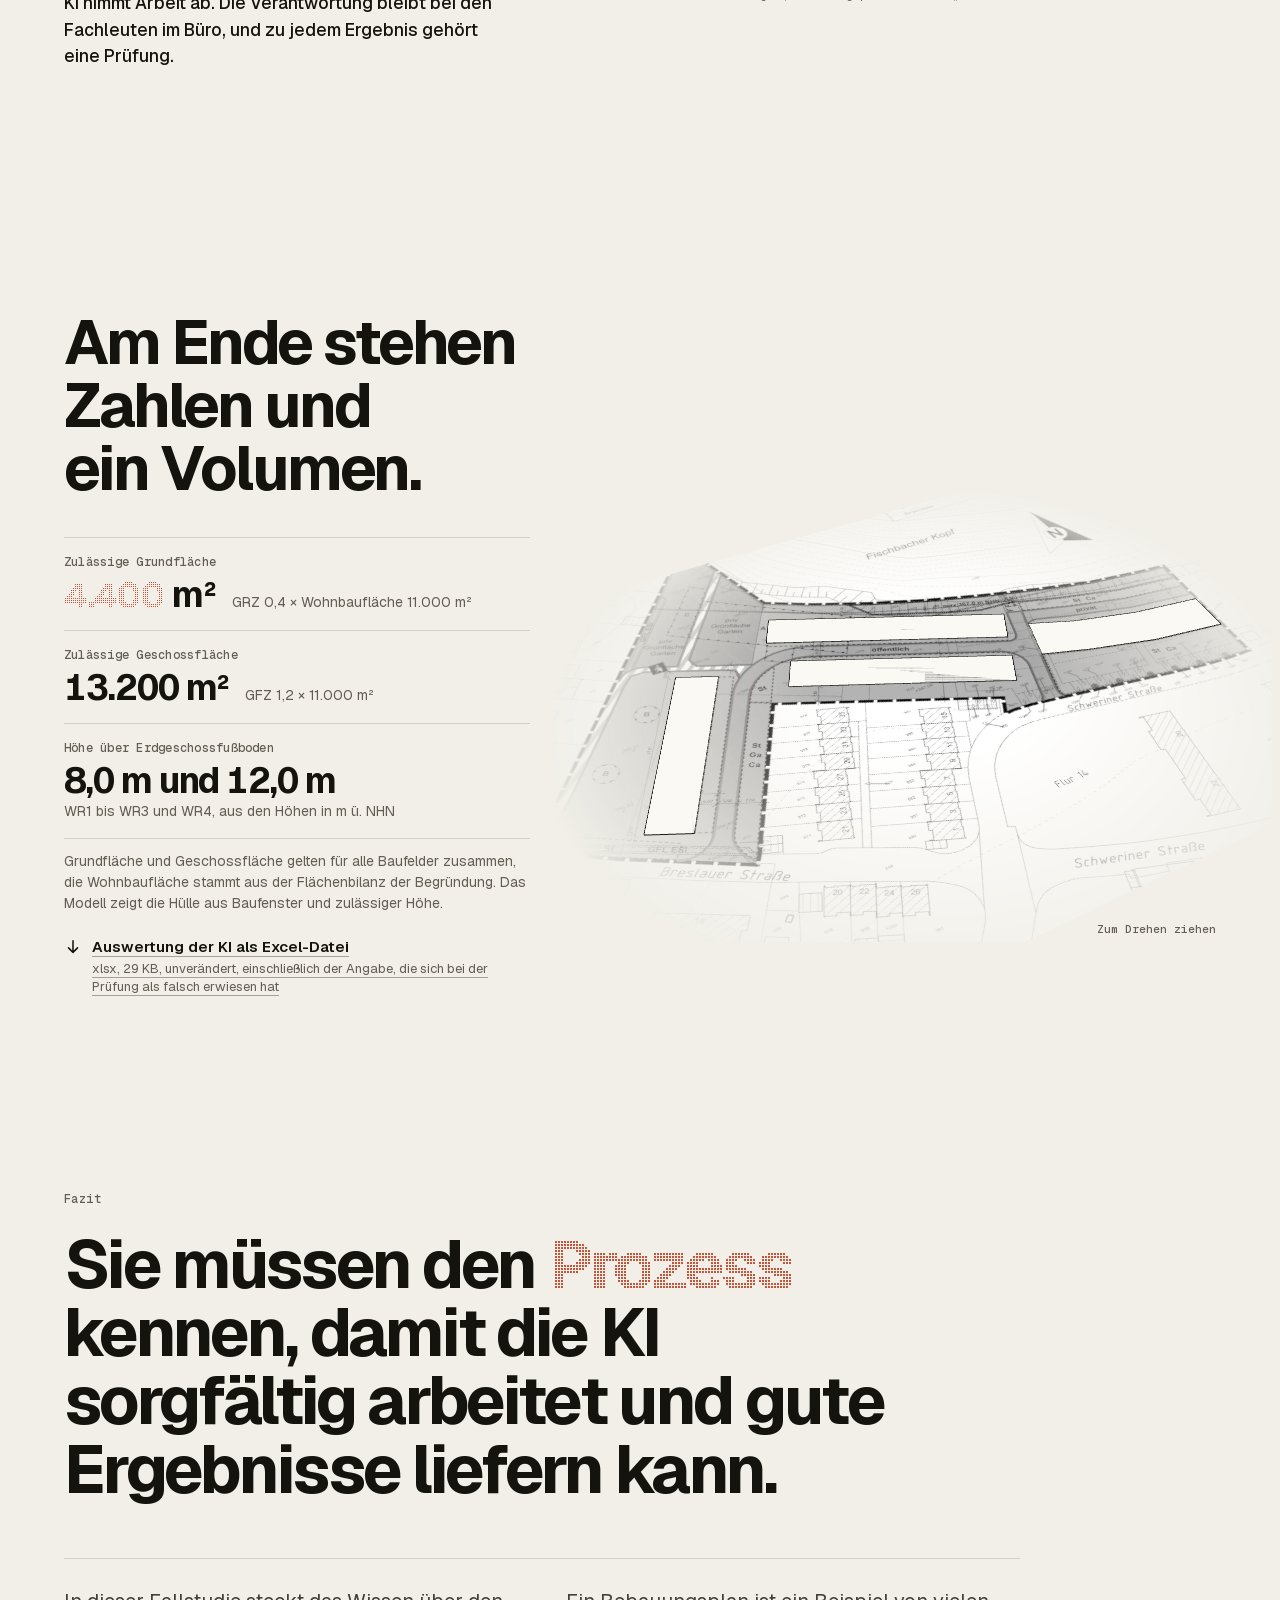
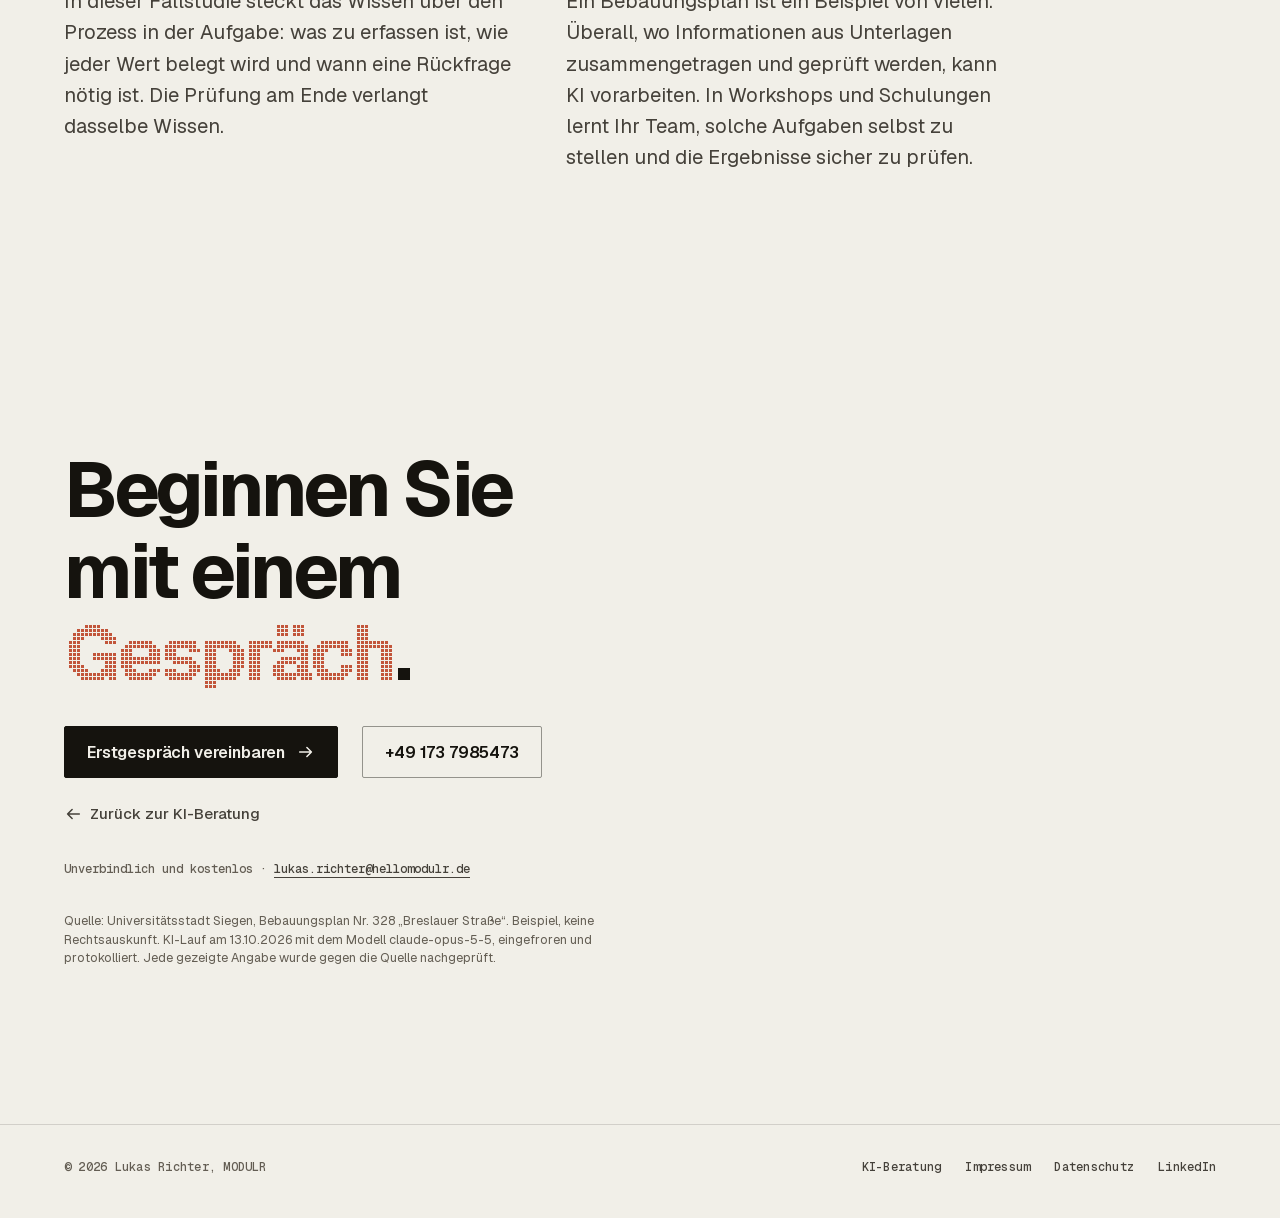
<file: fallstudie/bebauungsplan/index.html>
<!doctype html>
<html lang="de" class="snap">
<head>
<meta charset="utf-8">
<meta name="viewport" content="width=device-width, initial-scale=1, viewport-fit=cover">
<title>Fallstudie: Was darf hier gebaut werden? · MODULR</title>
<meta name="description" content="Fallstudie: Eine KI wertet den Bebauungsplan Nr. 328 der Universitätsstadt Siegen aus, erfasst 61 Festsetzungen mit Fundstelle und stellt 10 Rückfragen. Das Urteil bleibt beim Menschen.">
<meta name="author" content="Lukas Richter">
<meta name="color-scheme" content="light dark">
<meta name="theme-color" content="#f1efe8" media="(prefers-color-scheme: light)">
<meta name="theme-color" content="#15130e" media="(prefers-color-scheme: dark)">
<link rel="canonical" href="https://hellomodulr.de/fallstudie/bebauungsplan/">
<link rel="icon" href="../../assets/img/favicon-32.png" sizes="32x32" type="image/png">
<link rel="icon" href="../../assets/img/favicon.svg?v=2" type="image/svg+xml">
<link rel="apple-touch-icon" href="../../assets/img/apple-touch-icon.png?v=2">
<meta property="og:type" content="article">
<meta property="og:locale" content="de_DE">
<meta property="og:site_name" content="MODULR">
<meta property="og:title" content="Fallstudie: Was darf hier gebaut werden?">
<meta property="og:description" content="Eine KI wertet einen Bebauungsplan aus und prüft ihn. Das Urteil bleibt beim Menschen.">
<meta property="og:image" content="https://hellomodulr.de/assets/img/og.png">
<link rel="preload" href="../../assets/fonts/geist-latin.woff2" as="font" type="font/woff2" crossorigin>
<script>document.documentElement.classList.add('pt-on', 'fs-js')</script>
<link rel="stylesheet" href="../../css/base.css?v=10">
<link rel="stylesheet" href="../../css/farbe.css?v=9">
<link rel="stylesheet" href="../../css/ki.css?v=31">
<link rel="stylesheet" href="../../css/fallstudie.css?v=5">
<noscript><style>.curtain-in{display:none}.huge .li{transform:none!important}</style></noscript>
<link rel="stylesheet" href="../../css/menu.css?v=2">
</head>
<body class="ki fs">
<a class="skip" href="#kontakt">Direkt zum Erstgespräch</a>

<header class="bar" id="bar">
  <a class="brandbox" href="/" aria-label="MODULR, zur Startseite"><svg viewBox="14 14 204 318" xmlns="http://www.w3.org/2000/svg" aria-hidden="true"><g fill="none" stroke="currentColor" stroke-width="6" stroke-linejoin="round"><path d="M20 112 V20 L70 70 L120 20 V112"/><circle cx="166" cy="66" r="44"/><path d="M20 216 V124 H62 C126 124 126 216 62 216 Z"/><path d="M120 112 V172 A46 42 0 0 0 212 172 V124"/><path d="M20 230 V320 H110"/></g><g fill="none" stroke="currentColor" stroke-width="7" stroke-linejoin="round"><path d="M120 322 V228 H184 C218 228 218 278 184 278 H120"/><path d="M158 278 L212 322"/></g></svg><span class="wm" aria-hidden="true">MODULR</span></a>
  <nav class="bar-nav" aria-label="Hauptnavigation">
    <a class="bar-cta" id="tcta" href="#kontakt">Erstgespräch</a>
    <button class="menu-btn" type="button" aria-expanded="false" aria-controls="menu" aria-label="Menü öffnen"><svg viewBox="0 0 24 24" aria-hidden="true"><line class="l1" x1="4" y1="8" x2="20" y2="8"/><line class="l2" x1="4" y1="16" x2="20" y2="16"/></svg></button>
  </nav>
</header>
<div class="menu" id="menu" aria-hidden="true" aria-label="Menü" role="dialog" aria-modal="true">
  <div class="menu-in">
    <div class="menu-case">
      <p class="menu-label">Fallstudie</p>
      <a href="./" aria-current="page"><b>Was darf hier gebaut werden?</b><span>Eine KI wertet einen Bebauungsplan aus und prüft ihn. Das Urteil bleibt beim Menschen.</span><svg class="arr" viewBox="0 0 20 20" aria-hidden="true"><path d="M3 10h13M11 5l5 5-5 5"/></svg></a>
    </div>
    <nav class="menu-nav" aria-label="KI-Beratung">
      <p class="menu-label">KI-Beratung</p>
      <ul class="menu-list"><li><a href="../../">Start</a></li><li><a href="../../#ch4">Über mich</a></li><li><a href="../../#ch7">Zeitrechner</a></li><li><a href="../../#ch5">Der Weg</a></li><li><a href="../../#ch9">Formate</a></li><li><a href="../../#ch8">Häufige Fragen</a></li><li><a href="#kontakt">Kontakt</a></li></ul>
    </nav>
    <p class="menu-foot"><a href="../../impressum.html">Impressum</a><a href="../../datenschutz.html">Datenschutz</a><a href="https://www.linkedin.com/in/lukas-richter-6bab701a1/" rel="me noopener" target="_blank">LinkedIn</a></p>
  </div>
</div>


<canvas class="field-canvas" id="field" aria-hidden="true"></canvas>

<main id="main">

  <!-- a) entry: title and the facts of the case -->
  <section class="sec frame hero fs-hero" id="f1" data-form="baufenster" aria-labelledby="h-f1">
    <div class="wrap grid">
      <div class="col-text">
        <a class="back" href="../../"><svg class="arr" viewBox="0 0 20 20" aria-hidden="true"><path d="M17 10H4M9 5l-5 5 5 5"/></svg><span>KI-Beratung</span></a>
        <p class="eyebrow">Fallstudie</p>
        <h1 class="huge kin" id="h-f1"><span class="line">Was darf hier</span> <span class="line"><span class="pt">gebaut</span> werden?</span></h1>
        <dl class="steck">
          <div><dt>Aufgabe</dt><dd>Festsetzungen erfassen und die Unterlagen auf Plausibilität prüfen</dd></div>
          <div><dt>Material</dt><dd>Bebauungsplan Nr. 328 „Breslauer Straße“, Universitätsstadt Siegen, mit Planblatt, Gestaltungssatzung und Begründung</dd></div>
          <div><dt>Werkzeug</dt><dd>Ein allgemein verfügbares KI-Modell</dd></div>
          <div><dt>Dauer</dt><dd>12 Minuten 32 Sekunden für den gesamten Lauf</dd></div>
          <div><dt>Ergebnis</dt><dd>61 Festsetzungen, 38 Prüfungen, davon 10 Rückfragen</dd></div>
        </dl>
      </div>
      <div class="field" aria-hidden="true"></div>
    </div>
  </section>

  <!-- b) the task, quoted from the real prompt -->
  <section class="sec frame fs-frage" id="f2" aria-labelledby="h-f2">
    <div class="wrap grid">
      <h2 class="h2" id="h-f2">Die Aufgabe an die KI.</h2>
      <figure class="frage">
        <blockquote>
          <p>Sie arbeiten als sorgfältige Prüferin in einem Architekturbüro. Aufgabe: den Bebauungsplan Nr. 328 „Breslauer Straße“ der Universitätsstadt Siegen auswerten. Zwei Teile: (A) die Festsetzungen vollständig und belegt erfassen, (B) einen Plausibilitätscheck der Unterlagen durchführen.</p>
          <p><span class="pt" data-pt-em="15">Nichts raten.</span> Nur aufnehmen, was in den Unterlagen steht oder sich daraus zwingend rechnen lässt. Ist etwas mehrdeutig, unvollständig oder nicht belegbar, wird daraus eine Rückfrage.</p>
        </blockquote>
        <figcaption class="fine">Auszug aus der Aufgabenstellung, ganze Sätze im Wortlaut. Die vollständige Fassung beschreibt zusätzlich das Material, die Prüffelder und das Ausgabeformat.</figcaption>
      </figure>
    </div>
  </section>

  <!-- c) reading: the four Nutzungsschablonen, their values move into the table -->
  <section class="sec frame fs-lesen" id="f3" aria-labelledby="h-f3">
    <div class="wrap grid">
      <div class="lesen-text">
        <h2 class="h2" id="h-f3">Die KI belegt jeden Wert mit Fundstelle.</h2>
        <p class="p">Sie liest die vier Nutzungsschablonen, die Planzeichenerklärung, die Gestaltungssatzung und die Begründung. Jeder Wert wird mit Dokument, Seite und Stelle erfasst, Bild- und Textebene werden abgeglichen.</p>
        <table class="vtab" id="vtab">
          <caption class="visually-hidden">Werte der Nutzungsschablonen, gelesen von der KI</caption>
          <thead><tr><th scope="col">Feld</th><th scope="col">Geschosse</th><th scope="col">GRZ</th><th scope="col">GFZ</th><th scope="col">Bauweise</th><th scope="col">Wohnungen</th><th scope="col">Dach</th></tr></thead>
          <tbody>
            <tr data-box="0"><th scope="row"><span class="v">WR1</span></th><td><span class="v">II</span></td><td><span class="v">0,4</span></td><td><span class="v">1,2</span></td><td><span class="v">o</span></td><td><span class="v">2Wo</span></td><td></td></tr>
            <tr data-box="1"><th scope="row"><span class="v">WR2</span></th><td><span class="v">II</span></td><td><span class="v">0,4</span></td><td><span class="v">1,2</span></td><td><span class="v">o</span></td><td><span class="v">2Wo</span></td><td></td></tr>
            <tr data-box="2"><th scope="row"><span class="v">WR3</span></th><td><span class="v">II</span></td><td><span class="v">0,4</span></td><td><span class="v">1,2</span></td><td><span class="v">o</span></td><td><span class="v">2Wo</span></td><td></td></tr>
            <tr data-box="3"><th scope="row"><span class="v">WR4</span></th><td><span class="v">IV</span></td><td><span class="v">0,4</span></td><td><span class="v">1,2</span></td><td><span class="v">a</span></td><td></td><td><span class="v">FD</span></td></tr>
          </tbody>
        </table>
      </div>
      <figure class="plan plan-lesen" style="--arn: 2">
          <div class="clip">
        <img src="img/lesen.webp" srcset="img/lesen-s.webp 1200w, img/lesen.webp 2400w" sizes="(max-width: 760px) 100vw, 58vw" width="2400" height="1200" alt="Ausschnitt aus dem Planblatt mit den Baufeldern WR1 bis WR4 und ihren Nutzungsschablonen" loading="lazy" decoding="async">
        <svg class="pen" viewBox="300 560 1000 500" preserveAspectRatio="none" aria-hidden="true">
          <rect class="mark" x="372.2" y="764.6" width="74.2" height="90.2"/>
          <rect class="mark" x="819" y="670.6" width="74.2" height="90.2"/>
          <rect class="mark" x="770.8" y="792.1" width="74.1" height="90.2"/>
          <rect class="mark" x="1150.8" y="868.5" width="70" height="79.2"/>
        </svg>
          </div>
        <figcaption class="credit">Quelle: Universitätsstadt Siegen, Bebauungsplan Nr. 328 „Breslauer Straße“</figcaption>
        </figure>
      <!-- phones: the four Nutzungsschablonen close up, so their values can be read (pen in the same PDF points) -->
      <figure class="plan plan-lesen-m">
        <div class="schab">
          <div class="clip" style="--arn: 1"><img src="img/lesen-wr1.webp" width="496" height="496" alt="Nutzungsschablone des Baufelds WR1" loading="lazy" decoding="async"><svg class="pen" viewBox="347.3 747.7 124 124" preserveAspectRatio="none" aria-hidden="true"><rect class="mark" x="372.2" y="764.6" width="74.2" height="90.2"/></svg></div>
          <div class="clip" style="--arn: 1"><img src="img/lesen-wr2.webp" width="496" height="496" alt="Nutzungsschablone des Baufelds WR2" loading="lazy" decoding="async"><svg class="pen" viewBox="794.1 653.7 124 124" preserveAspectRatio="none" aria-hidden="true"><rect class="mark" x="819" y="670.6" width="74.2" height="90.2"/></svg></div>
          <div class="clip" style="--arn: 1"><img src="img/lesen-wr3.webp" width="496" height="496" alt="Nutzungsschablone des Baufelds WR3" loading="lazy" decoding="async"><svg class="pen" viewBox="745.9 775.2 124 124" preserveAspectRatio="none" aria-hidden="true"><rect class="mark" x="770.8" y="792.1" width="74.1" height="90.2"/></svg></div>
          <div class="clip" style="--arn: 1"><img src="img/lesen-wr4.webp" width="496" height="496" alt="Nutzungsschablone des Baufelds WR4" loading="lazy" decoding="async"><svg class="pen" viewBox="1123.8 846.1 124 124" preserveAspectRatio="none" aria-hidden="true"><rect class="mark" x="1150.8" y="868.5" width="70" height="79.2"/></svg></div>
        </div>
        <figcaption class="credit">Quelle: Universitätsstadt Siegen, Bebauungsplan Nr. 328 „Breslauer Straße“</figcaption>
      </figure>
    </div>
  </section>

  <!-- d) checking: what holds, and the tally of all verified checks -->
  <section class="sec frame fs-pruefen" id="f4" data-form="pruefungen" aria-labelledby="h-f4">
    <div class="wrap grid">
      <div class="pruef-text">
        <h2 class="h2" id="h-f4">Dann prüft die KI, ob alles zusammenpasst.</h2>
        <p class="p">Planzeichnung, Planzeichenerklärung, Gestaltungssatzung und Begründung werden gegeneinander geprüft und mit dem rechtlichen Rahmen abgeglichen. Auch stimmige Ergebnisse werden gemeldet, damit sichtbar ist, was geprüft wurde.</p>
        <ul class="checks">
          <li><svg class="tick" viewBox="0 0 18 18" aria-hidden="true"><path pathLength="1" d="M3 9.5 L7.2 13.5 L15 4.5"/></svg><div><p class="ck">GRZ 0,4 und GFZ 1,2 entsprechen § 17 BauNVO</p><p class="tag">stimmig · Rechtsrahmen</p></div></li>
          <li><svg class="tick" viewBox="0 0 18 18" aria-hidden="true"><path pathLength="1" d="M3 9.5 L7.2 13.5 L15 4.5"/></svg><div><p class="ck">Überschreitung um 50 % bis GRZ 0,6, unterhalb der Kappungsgrenze 0,8</p><p class="tag">stimmig · Rechtsrahmen</p></div></li>
          <li><svg class="tick" viewBox="0 0 18 18" aria-hidden="true"><path pathLength="1" d="M3 9.5 L7.2 13.5 L15 4.5"/></svg><div><p class="ck">Flächenbilanz: 11.000 + 1.900 + 2.300 = 15.200 m²</p><p class="tag">stimmig · Rechnung</p></div></li>
        </ul>
      </div>
      <div class="tally">
        <div class="field field-tally" aria-hidden="true"></div>
        <p class="tally-n"><span><b>38</b> Prüfungen</span> <span><b>10</b> Rückfragen</span></p>
        <p class="fine">Jedes Quadrat steht für eine Prüfung: 11 stimmig, 17 Hinweise, 10 Rückfragen. Gezählt sind die Prüfungen, die der Kontrolle standhalten. Von den 41 Prüfungen der KI fallen drei heraus, weil eine falsch, eine überzeichnet und eine nicht nachgeprüft ist.</p>
      </div>
    </div>
  </section>

  <!-- d2) two of the ten questions, with their sources -->
  <section class="sec frame fs-rueck" id="f5" aria-labelledby="h-f5">
    <div class="wrap">
      <h2 class="h2" id="h-f5">Zwei der zehn Rückfragen.</h2>
      <div class="rq-list">
        <article class="rq">
          <figure class="plan plan-st" style="--arn: 1.1034">
          <div class="clip">
            <img src="img/stellplaetze.webp" width="1400" height="1269" alt="Planausschnitt am Baufeld WR4 mit zwei Flächen für Stellplätze und Carports außerhalb der blauen Baugrenze" loading="lazy" decoding="async">
            <svg class="pen" viewBox="1150 780 320 290" preserveAspectRatio="none" aria-hidden="true">
              <rect class="mark" x="1223.7" y="804" width="51.3" height="29.9"/>
              <rect class="mark" x="1262.4" y="1011.8" width="50.3" height="28.9"/>
            </svg>
          </div>
        </figure>
          <div class="rq-text">
            <p class="kick">Rückfrage · Planblatt, Legende und Zeichnung</p>
            <h3>St/Ga/Ca-Flächen liegen außerhalb der Baugrenzen</h3>
            <p>Wörtlich genommen wären Stellplätze dort ausgeschlossen. Klären: Gehen die Umgrenzungsflächen als spezielle Regel vor?</p>
          </div>
        </article>
        <article class="rq">
          <figure class="plan plan-gs" style="--arn: 3.8462">
          <div class="clip">
            <img src="img/satzung.webp" width="1600" height="416" alt="Ausschnitt aus der Präambel der Gestaltungssatzung mit dem Satz: Mit Bekanntmachung vom XY.XY.XYXY erlangte diese Satzung Rechtskraft." loading="lazy" decoding="async">
            <svg class="pen" viewBox="55 85 500 130" preserveAspectRatio="none" aria-hidden="true">
              <rect class="mark" x="70.8" y="135.7" width="363.2" height="12"/>
            </svg>
          </div>
        </figure>
          <div class="rq-text">
            <p class="kick">Rückfrage · Gestaltungssatzung, Seite 3, Präambel</p>
            <h3>Satzung: Platzhalter <span class="nobr"><span class="pt" data-pt-em="13">XY.XY.XYXY</span>,</span> kein Datum, keine Unterschrift</h3>
            <p>Präambel der Satzung: „Mit Bekanntmachung vom XY.XY.XYXY erlangte diese Satzung Rechtskraft“ (Platzhalter). Ob und wann die Satzung in Kraft ist, ist aus den Unterlagen nicht belegbar.</p>
          </div>
        </article>
      </div>
    </div>
  </section>

  <!-- e) the person checks: the one real error of the run -->
  <section class="sec frame fs-mensch" id="f6" aria-labelledby="h-f6">
    <div class="wrap grid">
      <div class="mensch-text">
        <h2 class="h2" id="h-f6">Das Urteil bleibt beim Menschen.</h2>
        <p class="kick">Die KI schreibt</p>
        <blockquote class="claim"><p>„In der Zeichnung sind 6 grüne Baumsymbole erkennbar, alle mit schwarzem Punkt (Symbol Erhaltung); das Anpflanzsymbol (kleiner Hohlkreis) ist in der vorliegenden Auflösung nicht zu finden.“</p></blockquote>
        <p class="p">Bei der Prüfung zeigt sich: Das Symbol ist vorhanden, am vierten Baum von Westen an der Schweriner Straße, bei Flurstück 1054.</p>
        <p class="p">KI nimmt Arbeit ab. Die Verantwortung bleibt bei den Fachleuten im Büro, und zu jedem Ergebnis gehört eine Prüfung.</p>
      </div>
      <figure class="plan plan-baum" id="baum" style="--arn: 2">
          <div class="clip">
        <div class="zoom">
          <img src="img/baeume.webp" width="2000" height="1000" alt="Planausschnitt an der Schweriner Straße mit sechs Baumsymbolen" loading="lazy" decoding="async">
          <img class="detail" src="img/baum-detail.webp" width="1600" height="800" alt="" loading="lazy" decoding="async">
        </div>
        <svg class="pen pen-ring" viewBox="0 0 200 100" preserveAspectRatio="none" aria-hidden="true">
          <circle class="mark" cx="100.8" cy="49.75" r="27"/>
        </svg>
        <figcaption class="zoom-label" aria-hidden="true">Baum anpflanzen · Flurstück 1054</figcaption>
          </div>
        <figcaption class="credit">Quelle: Universitätsstadt Siegen, Bebauungsplan Nr. 328 „Breslauer Straße“</figcaption>
        </figure>
    </div>
  </section>

  <!-- f) the result: derived figures and the volume of the Baufenster -->
  <section class="sec frame fs-ergebnis" id="f7" aria-labelledby="h-f7">
    <div class="wrap grid">
      <div class="erg-text">
        <h2 class="h2" id="h-f7">Am Ende stehen Zahlen und ein Volumen.</h2>
        <dl class="kz">
          <div><dt>Zulässige Grundfläche</dt><dd><span class="kz-n"><span class="pt" data-pt-em="17">4.400</span> m²</span><span class="kz-f">GRZ 0,4 × Wohnbaufläche 11.000 m²</span></dd></div>
          <div><dt>Zulässige Geschossfläche</dt><dd><span class="kz-n">13.200 m²</span><span class="kz-f">GFZ 1,2 × 11.000 m²</span></dd></div>
          <div><dt>Höhe über Erdgeschossfußboden</dt><dd><span class="kz-n">8,0 m und 12,0 m</span><span class="kz-f">WR1 bis WR3 und WR4, aus den Höhen in m ü. NHN</span></dd></div>
        </dl>
        <p class="fine">Grundfläche und Geschossfläche gelten für alle Baufelder zusammen, die Wohnbaufläche stammt aus der Flächenbilanz der Begründung. Das Modell zeigt die Hülle aus Baufenster und zulässiger Höhe.</p>
        <a class="dl" href="BP328_Breslauer_Strasse_Auswertung.xlsx" download><svg class="arr" viewBox="0 0 20 20" aria-hidden="true"><path d="M10 3v13M5 11l5 5 5-5"/></svg><span>Auswertung der KI als Excel-Datei <small>xlsx, 29 KB, unverändert, einschließlich der Angabe, die sich bei der Prüfung als falsch erwiesen hat</small></span></a>
      </div>
      <figure class="vol" id="vol">
        <canvas class="vol-c" aria-label="Dreidimensionales Modell der vier Baufenster auf dem Planblatt, WR1 bis WR3 8,0 Meter hoch, WR4 12,0 Meter hoch" role="img"></canvas>
        <div class="vol-labels" aria-hidden="true"></div>
        <figcaption class="vol-hint" aria-hidden="true">Zum Drehen ziehen</figcaption>
      </figure>
    </div>
  </section>

  <!-- g) the takeaway, in Lukas' words -->
  <section class="sec frame fs-fazit" id="f8" aria-labelledby="h-f8">
    <div class="wrap grid">
      <p class="eyebrow">Fazit</p>
      <h2 class="h2 fazit-h" id="h-f8">Sie müssen den <span class="pt">Prozess</span> kennen, damit die KI sorgfältig arbeitet und gute Ergebnisse liefern kann.</h2>
      <div class="fazit-text">
        <p class="p">In dieser Fallstudie steckt das Wissen über den Prozess in der Aufgabe: was zu erfassen ist, wie jeder Wert belegt wird und wann eine Rückfrage nötig ist. Die Prüfung am Ende verlangt dasselbe Wissen.</p>
        <p class="p">Ein Bebauungsplan ist ein Beispiel von vielen. Überall, wo Informationen aus Unterlagen zusammengetragen und geprüft werden, kann KI vorarbeiten. In Workshops und Schulungen lernt Ihr Team, solche Aufgaben selbst zu stellen und die Ergebnisse sicher zu prüfen.</p>
      </div>
    </div>
  </section>

  <!-- h) the conversation -->
  <section class="sec frame final fs-final" id="kontakt" data-form="schluss" aria-labelledby="h-kontakt">
    <div class="wrap grid">
      <div class="col-text">
        <h2 class="huge kin" id="h-kontakt"><span class="line">Beginnen Sie</span> <span class="line">mit einem</span> <span class="line"><span class="pt">Gespräch</span>.</span></h2>
        <div class="cta-final">
          <a class="btn go" href="mailto:lukas.richter@hellomodulr.de?subject=Erstgespr%C3%A4ch%20MODULR&amp;body=Guten%20Tag%20Herr%20Richter%2C%0D%0A%0D%0Aich%20w%C3%BCrde%20gern%20ein%20unverbindliches%20Erstgespr%C3%A4ch%20vereinbaren.%20Kurz%20zu%20meinem%20B%C3%BCro%20und%20dem%2C%20was%20mich%20gerade%20besch%C3%A4ftigt%3A%0D%0A%0D%0A%0D%0AViele%20Gr%C3%BC%C3%9Fe">Erstgespräch vereinbaren <svg class="arr" viewBox="0 0 20 20" aria-hidden="true"><path d="M3 10h13M11 5l5 5-5 5"/></svg></a>
          <a class="btn btn-outline" href="tel:+491737985473">+49&nbsp;173&nbsp;7985473</a>
        </div>
        <a class="back back-end" href="../../"><svg class="arr" viewBox="0 0 20 20" aria-hidden="true"><path d="M17 10H4M9 5l-5 5 5 5"/></svg><span>Zurück zur KI-Beratung</span></a>
        <p class="gonote">Unverbindlich und kostenlos · <a href="mailto:lukas.richter@hellomodulr.de?subject=Erstgespr%C3%A4ch%20MODULR">lukas.richter@hellomodulr.de</a></p>
        <p class="source">Quelle: Universitätsstadt Siegen, Bebauungsplan Nr. 328 „Breslauer Straße“. Beispiel, keine Rechtsauskunft. KI-Lauf am 13.10.2026 mit dem Modell claude-opus-5-5, eingefroren und protokolliert. Jede gezeigte Angabe wurde gegen die Quelle nachgeprüft.</p>
      </div>
      <div class="field" aria-hidden="true"></div>
    </div>
  </section>
</main>

<footer class="site-footer">
  <span>© 2026 Lukas Richter, MODULR</span>
  <a href="../../">KI-Beratung</a><a href="../../impressum.html">Impressum</a><a href="../../datenschutz.html">Datenschutz</a><a href="https://www.linkedin.com/in/lukas-richter-6bab701a1/" rel="me noopener" target="_blank">LinkedIn</a>
</footer>

<div class="curtain-in" aria-hidden="true"></div>

<script src="../../js/menu.js?v=2" defer></script>
<script src="../../js/punkte.js?v=12" defer></script>
<script src="../../js/punkttype.js?v=2" defer></script>
<script src="../../js/fallstudie.js?v=6" defer></script>
</body>
</html>
</file>
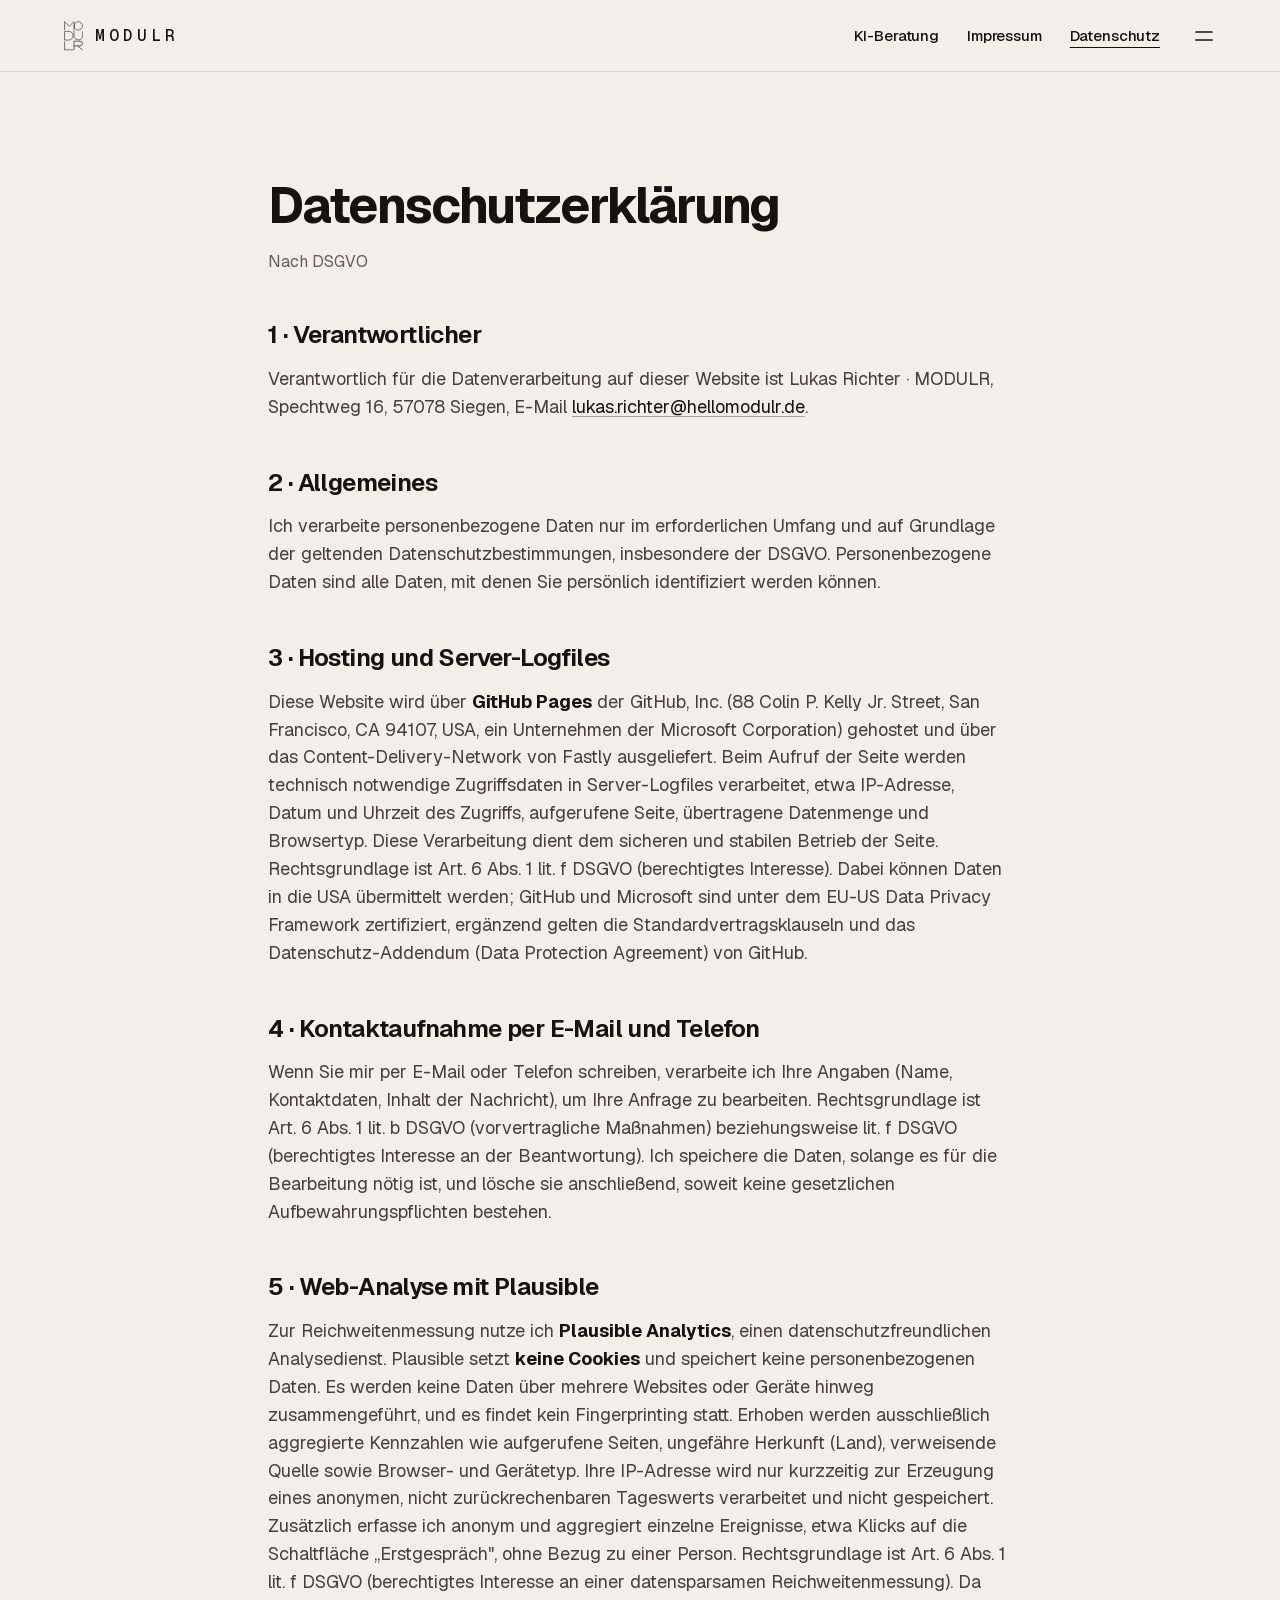
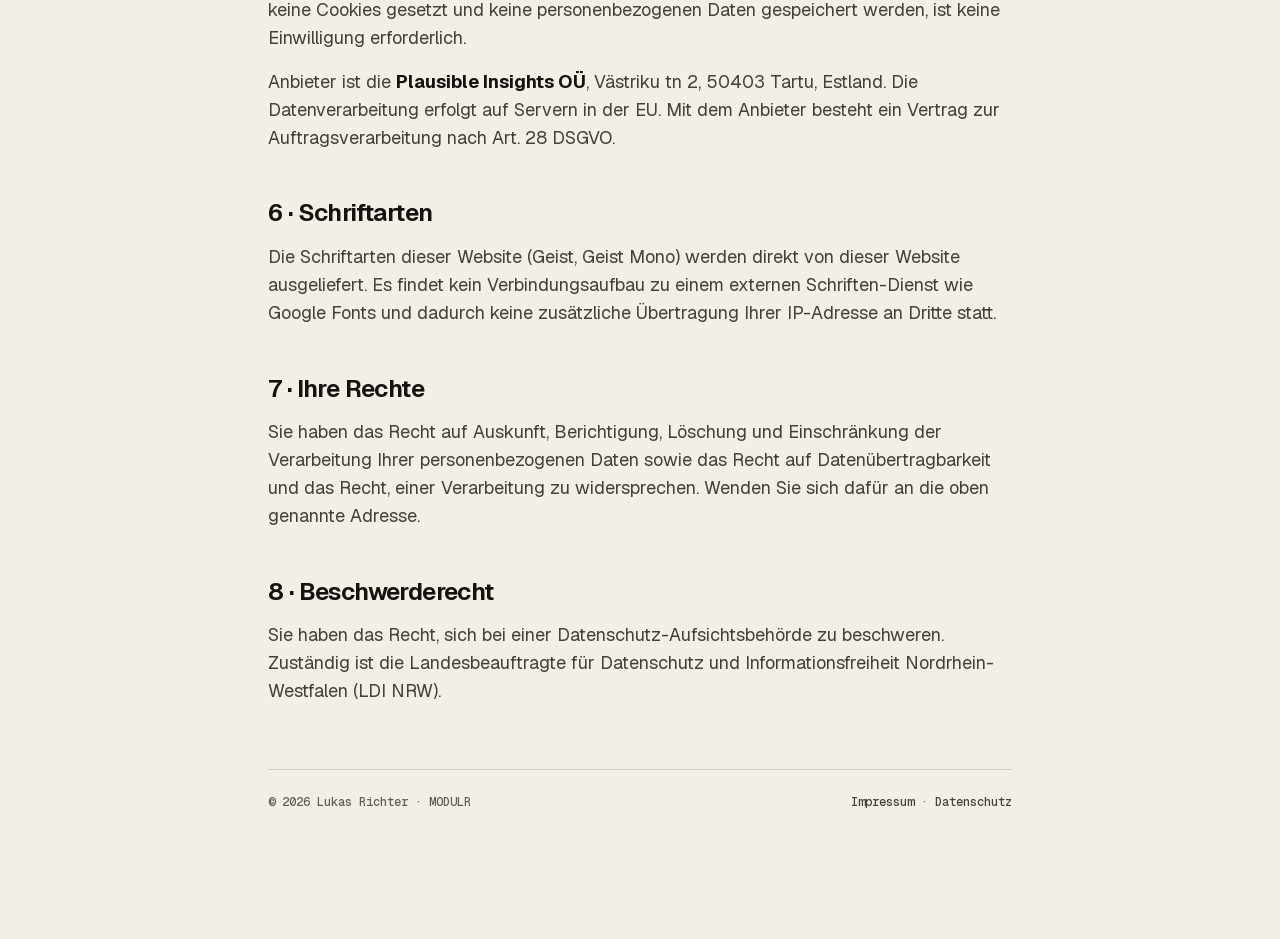
<file: datenschutz.html>
<!doctype html>
<html lang="de">
<head>
<meta charset="utf-8">
<meta name="viewport" content="width=device-width, initial-scale=1, viewport-fit=cover">
<title>Datenschutzerklärung · MODULR</title>
<meta name="description" content="Datenschutzerklärung von MODULR, Lukas Richter.">
<meta name="color-scheme" content="light dark">
<meta name="theme-color" content="#f1efe8" media="(prefers-color-scheme: light)">
<meta name="theme-color" content="#15130e" media="(prefers-color-scheme: dark)">
<meta name="robots" content="noindex,follow">
<link rel="canonical" href="https://hellomodulr.de/datenschutz.html">
<link rel="icon" href="assets/img/favicon-32.png" sizes="32x32" type="image/png">
<link rel="icon" href="assets/img/favicon.svg?v=2" type="image/svg+xml">
<link rel="stylesheet" href="css/base.css?v=10">
<link rel="stylesheet" href="css/farbe.css?v=9">
<link rel="stylesheet" href="css/legal.css?v=9">
<link rel="apple-touch-icon" href="assets/img/apple-touch-icon.png?v=2">
<script async src="https://plausible.io/js/pa-l5oFteO_IKQQXxBPdHPkB.js"></script>
<script>
  window.plausible=window.plausible||function(){(plausible.q=plausible.q||[]).push(arguments)},plausible.init=plausible.init||function(i){plausible.o=i||{}};
  plausible.init()
</script>
<link rel="stylesheet" href="css/menu.css?v=2">
</head>
<body class="legal">
<header class="bar scrolled">
  <a class="brandbox" href="/" aria-label="MODULR, zur Startseite"><svg viewBox="14 14 204 318" xmlns="http://www.w3.org/2000/svg" aria-hidden="true"><g fill="none" stroke="currentColor" stroke-width="6" stroke-linejoin="round"><path d="M20 112 V20 L70 70 L120 20 V112"/><circle cx="166" cy="66" r="44"/><path d="M20 216 V124 H62 C126 124 126 216 62 216 Z"/><path d="M120 112 V172 A46 42 0 0 0 212 172 V124"/><path d="M20 230 V320 H110"/></g><g fill="none" stroke="currentColor" stroke-width="7" stroke-linejoin="round"><path d="M120 322 V228 H184 C218 228 218 278 184 278 H120"/><path d="M158 278 L212 322"/></g></svg><span class="wm" aria-hidden="true">MODULR</span></a>
  <nav class="bar-nav" aria-label="Hauptnavigation">
    <a class="hide-m" href="/">KI-Beratung</a>
    <a class="hide-m" href="impressum.html">Impressum</a>
    <a class="hide-m" href="datenschutz.html" aria-current="page">Datenschutz</a>
    <button class="menu-btn" type="button" aria-expanded="false" aria-controls="menu" aria-label="Menü öffnen"><svg viewBox="0 0 24 24" aria-hidden="true"><line class="l1" x1="4" y1="8" x2="20" y2="8"/><line class="l2" x1="4" y1="16" x2="20" y2="16"/></svg></button>
  </nav>
</header>
<div class="menu" id="menu" aria-hidden="true" aria-label="Menü" role="dialog" aria-modal="true">
  <div class="menu-in">
    <div class="menu-case">
      <p class="menu-label">Fallstudie</p>
      <a href="fallstudie/bebauungsplan/"><b>Was darf hier gebaut werden?</b><span>Eine KI wertet einen Bebauungsplan aus und prüft ihn. Das Urteil bleibt beim Menschen.</span><svg class="arr" viewBox="0 0 20 20" aria-hidden="true"><path d="M3 10h13M11 5l5 5-5 5"/></svg></a>
    </div>
    <nav class="menu-nav" aria-label="KI-Beratung">
      <p class="menu-label">KI-Beratung</p>
      <ul class="menu-list"><li><a href="./">Start</a></li><li><a href="./#ch4">Über mich</a></li><li><a href="./#ch7">Zeitrechner</a></li><li><a href="./#ch5">Der Weg</a></li><li><a href="./#ch9">Formate</a></li><li><a href="./#ch8">Häufige Fragen</a></li><li><a href="./#ch10">Kontakt</a></li></ul>
    </nav>
    <p class="menu-foot"><a href="impressum.html">Impressum</a><a href="datenschutz.html" aria-current="page">Datenschutz</a><a href="https://www.linkedin.com/in/lukas-richter-6bab701a1/" rel="me noopener" target="_blank">LinkedIn</a></p>
  </div>
</div>

<main class="wrap">
  <h1>Datenschutzerklärung</h1>
  <p class="updated">Nach DSGVO</p>

  <h2>1 · Verantwortlicher</h2>
  <p>Verantwortlich für die Datenverarbeitung auf dieser Website ist Lukas Richter · MODULR, Spechtweg 16, 57078 Siegen, E-Mail <a href="mailto:lukas.richter@hellomodulr.de">lukas.richter@hellomodulr.de</a>.</p>

  <h2>2 · Allgemeines</h2>
  <p>Ich verarbeite personenbezogene Daten nur im erforderlichen Umfang und auf Grundlage der geltenden Datenschutzbestimmungen, insbesondere der DSGVO. Personenbezogene Daten sind alle Daten, mit denen Sie persönlich identifiziert werden können.</p>

  <h2>3 · Hosting und Server-Logfiles</h2>
  <p>Diese Website wird über <strong>GitHub Pages</strong> der GitHub, Inc. (88 Colin P. Kelly Jr. Street, San Francisco, CA 94107, USA, ein Unternehmen der Microsoft Corporation) gehostet und über das Content-Delivery-Network von Fastly ausgeliefert. Beim Aufruf der Seite werden technisch notwendige Zugriffsdaten in Server-Logfiles verarbeitet, etwa IP-Adresse, Datum und Uhrzeit des Zugriffs, aufgerufene Seite, übertragene Datenmenge und Browsertyp. Diese Verarbeitung dient dem sicheren und stabilen Betrieb der Seite. Rechtsgrundlage ist Art. 6 Abs. 1 lit. f DSGVO (berechtigtes Interesse). Dabei können Daten in die USA übermittelt werden; GitHub und Microsoft sind unter dem EU-US Data Privacy Framework zertifiziert, ergänzend gelten die Standardvertragsklauseln und das Datenschutz-Addendum (Data Protection Agreement) von GitHub.</p>

  <h2>4 · Kontaktaufnahme per E-Mail und Telefon</h2>
  <p>Wenn Sie mir per E-Mail oder Telefon schreiben, verarbeite ich Ihre Angaben (Name, Kontaktdaten, Inhalt der Nachricht), um Ihre Anfrage zu bearbeiten. Rechtsgrundlage ist Art. 6 Abs. 1 lit. b DSGVO (vorvertragliche Maßnahmen) beziehungsweise lit. f DSGVO (berechtigtes Interesse an der Beantwortung). Ich speichere die Daten, solange es für die Bearbeitung nötig ist, und lösche sie anschließend, soweit keine gesetzlichen Aufbewahrungspflichten bestehen.</p>

  <h2>5 · Web-Analyse mit Plausible</h2>
  <p>Zur Reichweitenmessung nutze ich <strong>Plausible Analytics</strong>, einen datenschutzfreundlichen Analysedienst. Plausible setzt <strong>keine Cookies</strong> und speichert keine personenbezogenen Daten. Es werden keine Daten über mehrere Websites oder Geräte hinweg zusammengeführt, und es findet kein Fingerprinting statt. Erhoben werden ausschließlich aggregierte Kennzahlen wie aufgerufene Seiten, ungefähre Herkunft (Land), verweisende Quelle sowie Browser- und Gerätetyp. Ihre IP-Adresse wird nur kurzzeitig zur Erzeugung eines anonymen, nicht zurückrechenbaren Tageswerts verarbeitet und nicht gespeichert. Zusätzlich erfasse ich anonym und aggregiert einzelne Ereignisse, etwa Klicks auf die Schaltfläche „Erstgespräch", ohne Bezug zu einer Person. Rechtsgrundlage ist Art. 6 Abs. 1 lit. f DSGVO (berechtigtes Interesse an einer datensparsamen Reichweitenmessung). Da keine Cookies gesetzt und keine personenbezogenen Daten gespeichert werden, ist keine Einwilligung erforderlich.</p>
  <p>Anbieter ist die <strong>Plausible Insights OÜ</strong>, Västriku tn 2, 50403 Tartu, Estland. Die Datenverarbeitung erfolgt auf Servern in der EU. Mit dem Anbieter besteht ein Vertrag zur Auftragsverarbeitung nach Art. 28 DSGVO.</p>

  <h2>6 · Schriftarten</h2>
  <p>Die Schriftarten dieser Website (Geist, Geist Mono) werden direkt von dieser Website ausgeliefert. Es findet kein Verbindungsaufbau zu einem externen Schriften-Dienst wie Google Fonts und dadurch keine zusätzliche Übertragung Ihrer IP-Adresse an Dritte statt.</p>

  <h2>7 · Ihre Rechte</h2>
  <p>Sie haben das Recht auf Auskunft, Berichtigung, Löschung und Einschränkung der Verarbeitung Ihrer personenbezogenen Daten sowie das Recht auf Datenübertragbarkeit und das Recht, einer Verarbeitung zu widersprechen. Wenden Sie sich dafür an die oben genannte Adresse.</p>

  <h2>8 · Beschwerderecht</h2>
  <p>Sie haben das Recht, sich bei einer Datenschutz-Aufsichtsbehörde zu beschweren. Zuständig ist die Landesbeauftragte für Datenschutz und Informationsfreiheit Nordrhein-Westfalen (LDI NRW).</p>

  <div class="foot"><span>© 2026 Lukas Richter · MODULR</span><span><a href="impressum.html">Impressum</a> · <a href="datenschutz.html">Datenschutz</a></span></div>
</main>
<script src="js/menu.js?v=2" defer></script>
</body>
</html>
</file>
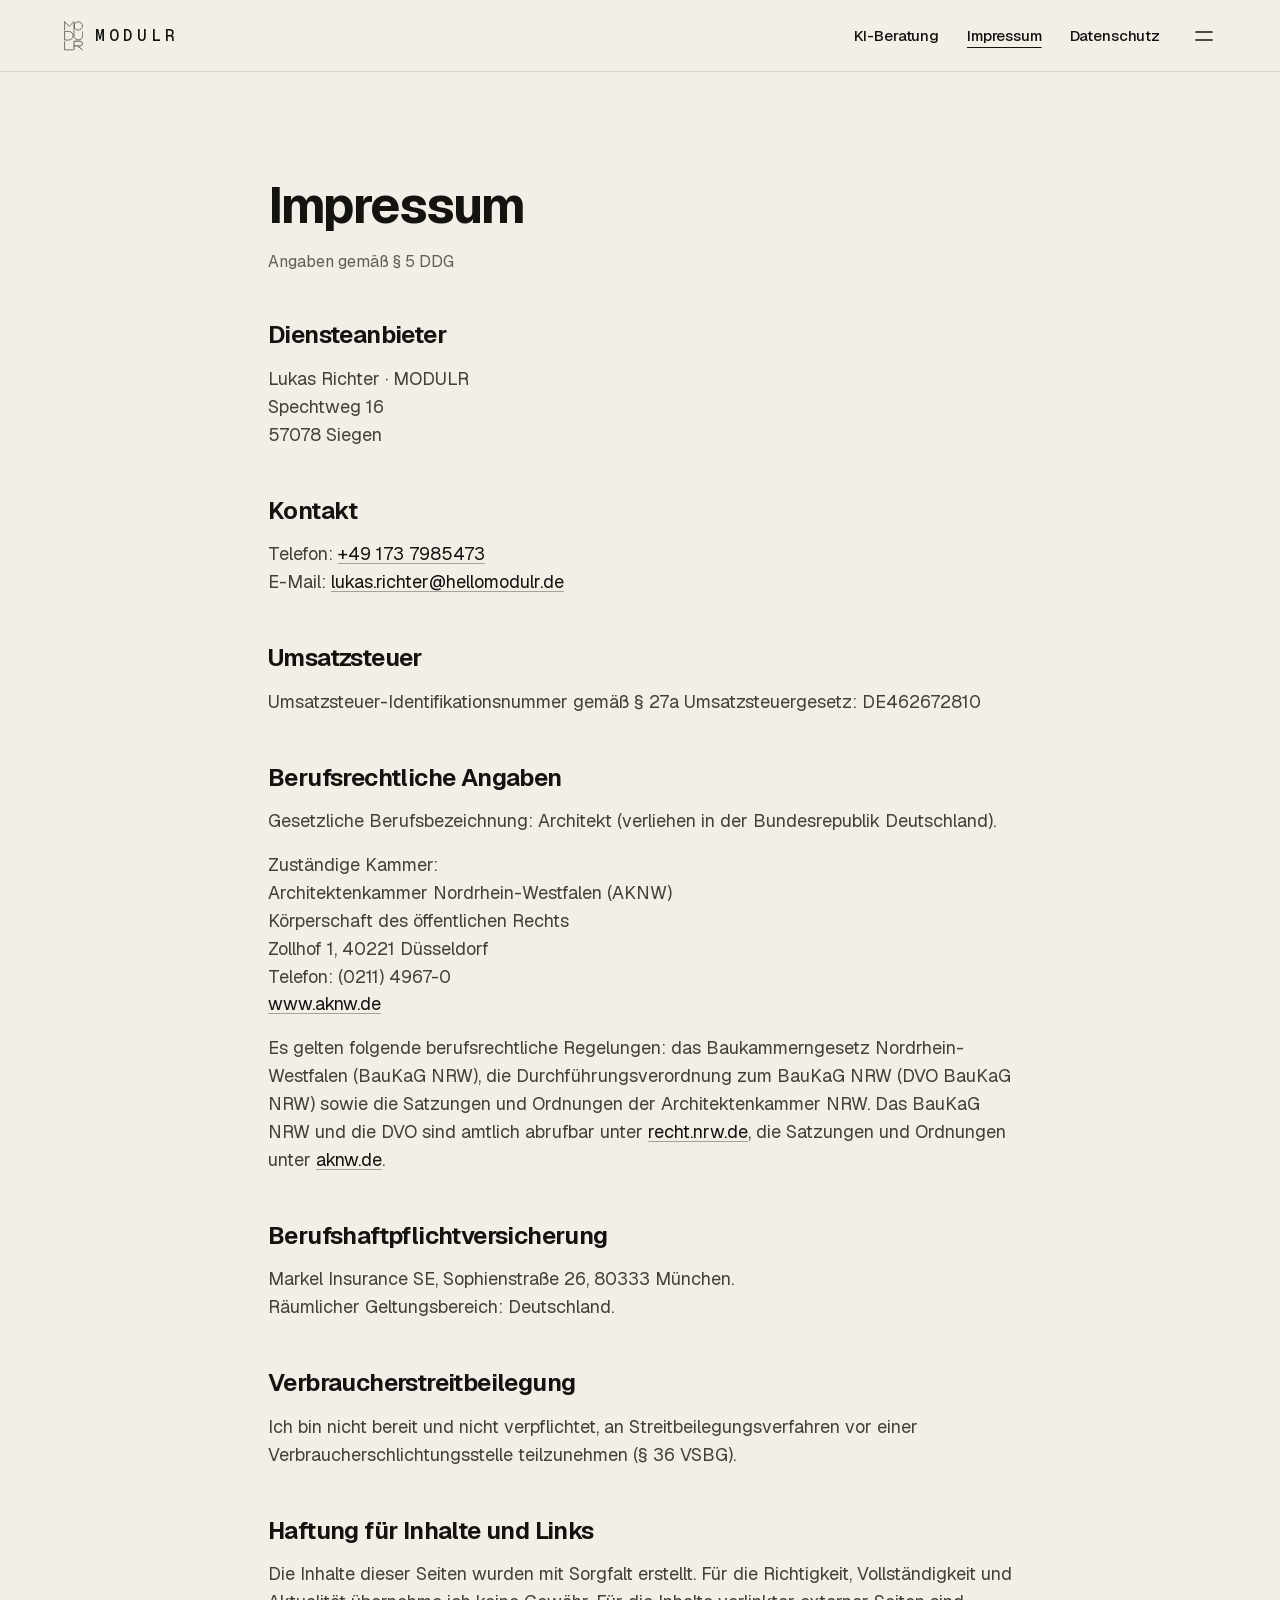
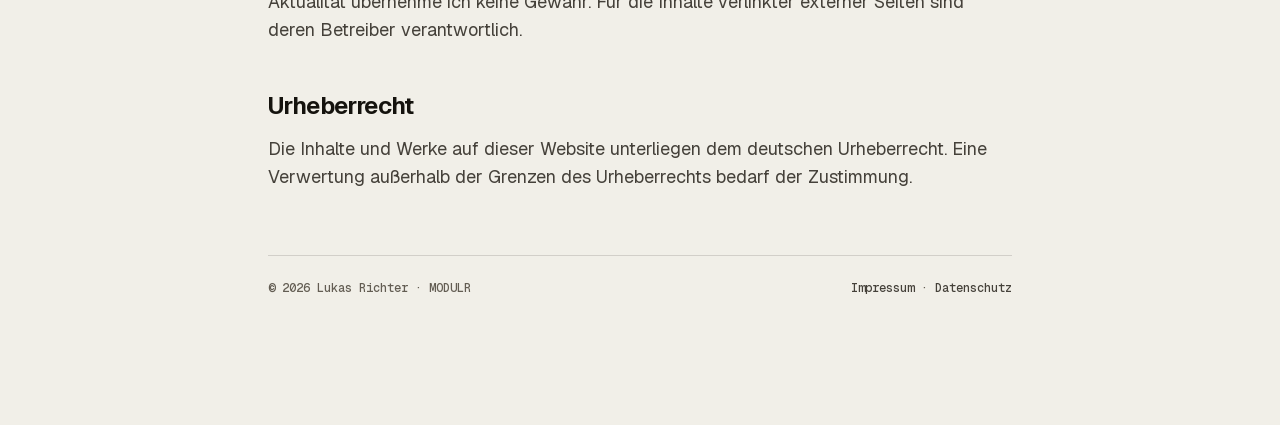
<file: impressum.html>
<!doctype html>
<html lang="de">
<head>
<meta charset="utf-8">
<meta name="viewport" content="width=device-width, initial-scale=1, viewport-fit=cover">
<title>Impressum · MODULR</title>
<meta name="description" content="Impressum von MODULR, Lukas Richter.">
<meta name="color-scheme" content="light dark">
<meta name="theme-color" content="#f1efe8" media="(prefers-color-scheme: light)">
<meta name="theme-color" content="#15130e" media="(prefers-color-scheme: dark)">
<meta name="robots" content="noindex,follow">
<link rel="canonical" href="https://hellomodulr.de/impressum.html">
<link rel="icon" href="assets/img/favicon-32.png" sizes="32x32" type="image/png">
<link rel="icon" href="assets/img/favicon.svg?v=2" type="image/svg+xml">
<link rel="stylesheet" href="css/base.css?v=10">
<link rel="stylesheet" href="css/farbe.css?v=9">
<link rel="stylesheet" href="css/legal.css?v=9">
<link rel="apple-touch-icon" href="assets/img/apple-touch-icon.png?v=2">
<script async src="https://plausible.io/js/pa-l5oFteO_IKQQXxBPdHPkB.js"></script>
<script>
  window.plausible=window.plausible||function(){(plausible.q=plausible.q||[]).push(arguments)},plausible.init=plausible.init||function(i){plausible.o=i||{}};
  plausible.init()
</script>
<link rel="stylesheet" href="css/menu.css?v=2">
</head>
<body class="legal">
<header class="bar scrolled">
  <a class="brandbox" href="/" aria-label="MODULR, zur Startseite"><svg viewBox="14 14 204 318" xmlns="http://www.w3.org/2000/svg" aria-hidden="true"><g fill="none" stroke="currentColor" stroke-width="6" stroke-linejoin="round"><path d="M20 112 V20 L70 70 L120 20 V112"/><circle cx="166" cy="66" r="44"/><path d="M20 216 V124 H62 C126 124 126 216 62 216 Z"/><path d="M120 112 V172 A46 42 0 0 0 212 172 V124"/><path d="M20 230 V320 H110"/></g><g fill="none" stroke="currentColor" stroke-width="7" stroke-linejoin="round"><path d="M120 322 V228 H184 C218 228 218 278 184 278 H120"/><path d="M158 278 L212 322"/></g></svg><span class="wm" aria-hidden="true">MODULR</span></a>
  <nav class="bar-nav" aria-label="Hauptnavigation">
    <a class="hide-m" href="/">KI-Beratung</a>
    <a class="hide-m" href="impressum.html" aria-current="page">Impressum</a>
    <a class="hide-m" href="datenschutz.html">Datenschutz</a>
    <button class="menu-btn" type="button" aria-expanded="false" aria-controls="menu" aria-label="Menü öffnen"><svg viewBox="0 0 24 24" aria-hidden="true"><line class="l1" x1="4" y1="8" x2="20" y2="8"/><line class="l2" x1="4" y1="16" x2="20" y2="16"/></svg></button>
  </nav>
</header>
<div class="menu" id="menu" aria-hidden="true" aria-label="Menü" role="dialog" aria-modal="true">
  <div class="menu-in">
    <div class="menu-case">
      <p class="menu-label">Fallstudie</p>
      <a href="fallstudie/bebauungsplan/"><b>Was darf hier gebaut werden?</b><span>Eine KI wertet einen Bebauungsplan aus und prüft ihn. Das Urteil bleibt beim Menschen.</span><svg class="arr" viewBox="0 0 20 20" aria-hidden="true"><path d="M3 10h13M11 5l5 5-5 5"/></svg></a>
    </div>
    <nav class="menu-nav" aria-label="KI-Beratung">
      <p class="menu-label">KI-Beratung</p>
      <ul class="menu-list"><li><a href="./">Start</a></li><li><a href="./#ch4">Über mich</a></li><li><a href="./#ch7">Zeitrechner</a></li><li><a href="./#ch5">Der Weg</a></li><li><a href="./#ch9">Formate</a></li><li><a href="./#ch8">Häufige Fragen</a></li><li><a href="./#ch10">Kontakt</a></li></ul>
    </nav>
    <p class="menu-foot"><a href="impressum.html" aria-current="page">Impressum</a><a href="datenschutz.html">Datenschutz</a><a href="https://www.linkedin.com/in/lukas-richter-6bab701a1/" rel="me noopener" target="_blank">LinkedIn</a></p>
  </div>
</div>

<main class="wrap">
  <h1>Impressum</h1>
  <p class="updated">Angaben gemäß § 5 DDG</p>

  <h2>Diensteanbieter</h2>
  <p>Lukas Richter · MODULR<br>
  Spechtweg 16<br>
  57078 Siegen</p>

  <h2>Kontakt</h2>
  <p>Telefon: <a href="tel:+491737985473">+49&nbsp;173&nbsp;7985473</a><br>
  E-Mail: <a href="mailto:lukas.richter@hellomodulr.de">lukas.richter@hellomodulr.de</a></p>

  <h2>Umsatzsteuer</h2>
  <p>Umsatzsteuer-Identifikationsnummer gemäß § 27a Umsatzsteuergesetz: DE462672810</p>

  <h2>Berufsrechtliche Angaben</h2>
  <p>Gesetzliche Berufsbezeichnung: Architekt (verliehen in der Bundesrepublik Deutschland).</p>
  <p>Zuständige Kammer:<br>
  Architektenkammer Nordrhein-Westfalen (AKNW)<br>
  Körperschaft des öffentlichen Rechts<br>
  Zollhof 1, 40221 Düsseldorf<br>
  Telefon: (0211) 4967-0<br>
  <a href="https://www.aknw.de" rel="noopener" target="_blank">www.aknw.de</a></p>
  <p>Es gelten folgende berufsrechtliche Regelungen: das Baukammerngesetz Nordrhein-Westfalen (BauKaG NRW), die Durchführungsverordnung zum BauKaG NRW (DVO BauKaG NRW) sowie die Satzungen und Ordnungen der Architektenkammer NRW. Das BauKaG NRW und die DVO sind amtlich abrufbar unter <a href="https://recht.nrw.de" rel="noopener" target="_blank">recht.nrw.de</a>, die Satzungen und Ordnungen unter <a href="https://www.aknw.de" rel="noopener" target="_blank">aknw.de</a>.</p>

  <h2>Berufshaftpflichtversicherung</h2>
  <p>Markel Insurance SE, Sophienstraße 26, 80333 München.<br>
  Räumlicher Geltungsbereich: Deutschland.</p>

  <h2>Verbraucherstreitbeilegung</h2>
  <p>Ich bin nicht bereit und nicht verpflichtet, an Streitbeilegungsverfahren vor einer Verbraucherschlichtungsstelle teilzunehmen (§ 36 VSBG).</p>

  <h2>Haftung für Inhalte und Links</h2>
  <p>Die Inhalte dieser Seiten wurden mit Sorgfalt erstellt. Für die Richtigkeit, Vollständigkeit und Aktualität übernehme ich keine Gewähr. Für die Inhalte verlinkter externer Seiten sind deren Betreiber verantwortlich.</p>

  <h2>Urheberrecht</h2>
  <p>Die Inhalte und Werke auf dieser Website unterliegen dem deutschen Urheberrecht. Eine Verwertung außerhalb der Grenzen des Urheberrechts bedarf der Zustimmung.</p>

  <div class="foot"><span>© 2026 Lukas Richter · MODULR</span><span><a href="impressum.html">Impressum</a> · <a href="datenschutz.html">Datenschutz</a></span></div>
</main>
<script src="js/menu.js?v=2" defer></script>
</body>
</html>
</file>
<file: css/base.css>
@font-face {
  font-family: 'Geist';
  src: url('../assets/fonts/geist-latin.woff2') format('woff2');
  font-weight: 100 900; font-style: normal; font-display: swap;
}
@font-face {
  font-family: 'Geist Mono';
  src: url('../assets/fonts/geistmono-latin.woff2') format('woff2');
  font-weight: 100 900; font-style: normal; font-display: swap;
}

/* ---------- tokens: one calm system for every page ---------- */
:root {
  --paper: #f1efe8;
  --ink: #15130e;
  --ink-2: #45413a;
  --ink-3: #635d53;
  --red: #c2553a;          /* graphic accent only */
  --red-text: #a8452c;     /* accent for text */
  --sans: 'Geist', ui-sans-serif, system-ui, -apple-system, 'Segoe UI', sans-serif;
  --mono: 'Geist Mono', ui-monospace, 'SF Mono', Menlo, monospace;
  /* motion: confident arrival, symmetric morph */
  --ease: cubic-bezier(.16, 1, .3, 1);
  --ease-io: cubic-bezier(.65, 0, .35, 1);
  --radius: 2px;  /* one corner for every control: drawn edges, not pills */

  /* grid: 12 columns between the outer margins */
  --gutter: clamp(20px, 5vw, 80px);
  --gap: 24px;
  --content-r: var(--gutter); /* right edge of all content */
  --bar-h: 72px;

  /* type stops */
  --fs-display: 88px; --fs-h2: 56px; --fs-h3: 26px; --fs-body: 19px; --fs-label: 12px;
  --lh-display: .98; --lh-h2: 1.02; --lh-body: 1.55;
}
@media (max-width: 1439px) { :root { --fs-display: 76px; --fs-h2: 50px; --fs-h3: 24px; --fs-body: 18px; } }
@media (max-width: 1279px) { :root { --fs-display: 64px; --fs-h2: 44px; --fs-h3: 22px; --fs-body: 17px; --gap: 20px; } }
@media (max-width: 1024px) { :root { --fs-display: 56px; --fs-h2: 40px; --fs-h3: 22px; --fs-body: 17px; --gap: 20px; } }
@media (max-width: 760px) { :root { --fs-display: 44px; --fs-h2: 34px; --fs-h3: 21px; --fs-body: 16px; --gap: 16px; --bar-h: 60px; } }

*, *::before, *::after { box-sizing: border-box; }
html { -webkit-text-size-adjust: 100%; text-size-adjust: 100%; scroll-padding-top: calc(var(--bar-h) + 24px); }
body {
  margin: 0; background: var(--paper); color: var(--ink);
  font-family: var(--sans); font-size: var(--fs-body); line-height: var(--lh-body);
  -webkit-font-smoothing: antialiased; text-rendering: optimizeLegibility;
  scrollbar-color: color-mix(in srgb, currentColor 34%, transparent) transparent;
}
::selection { background: var(--red); color: var(--paper); }
input, textarea { caret-color: var(--red); }
img { display: block; max-width: 100%; height: auto; }
a { color: inherit; }
h1, h2, h3, p { margin: 0; }
p, li { text-wrap: pretty; }
:focus-visible { outline: 2px solid var(--red-text); outline-offset: 3px; border-radius: 2px; }
[id] { scroll-margin-top: calc(var(--bar-h) + 24px); }

.skip {
  position: fixed; left: 12px; top: 12px; z-index: 100; padding: 12px 16px; border-radius: var(--radius);
  background: var(--ink); color: var(--paper); font: 600 15px/1 var(--sans); text-decoration: none;
  transform: translateY(-200%); transition: transform .2s var(--ease);
}
.skip:focus { transform: none; }
.visually-hidden { position: absolute !important; width: 1px; height: 1px; overflow: hidden; clip: rect(0 0 0 0); white-space: nowrap; }

/* ---------- logo ---------- */
.brandbox { display: inline-flex; align-items: center; gap: 12px; text-decoration: none; color: inherit; }
.brandbox svg { height: 30px; width: auto; flex: none; }
.brandbox .wm { font-family: var(--mono); font-weight: 500; font-size: 16px; letter-spacing: 4px; line-height: 1; }
@media (max-width: 760px) { .brandbox svg { height: 26px; } .brandbox .wm { font-size: 14px; letter-spacing: 3.4px; } }

/* ---------- header: same on every page ---------- */
.bar {
  --bar-bg: var(--paper); --bar-fg: var(--ink);
  position: fixed; inset: 0 0 auto 0; z-index: 40; height: var(--bar-h);
  display: flex; align-items: center; justify-content: space-between; gap: 16px; padding: 0 var(--gutter);
  background: color-mix(in srgb, var(--bar-bg) 86%, transparent); color: var(--bar-fg);
  -webkit-backdrop-filter: blur(12px); backdrop-filter: blur(12px);
  border-bottom: 1px solid transparent; transition: border-color .4s, background .5s var(--ease), color .5s var(--ease);
}
.bar.scrolled { border-bottom-color: color-mix(in srgb, var(--bar-fg) 12%, transparent); }
.bar-nav { display: flex; align-items: center; gap: 4px; }
.bar-nav a, .bar-nav button { font: 500 15px/1 var(--sans); letter-spacing: -.01em; color: inherit; text-decoration: underline; text-decoration-color: transparent; text-underline-offset: 6px; text-decoration-thickness: 1px; padding: 12px 12px; border: 0; border-radius: var(--radius); background: none; cursor: pointer; transition: text-decoration-color .2s var(--ease); }
.bar-nav a:hover, .bar-nav button:hover, .bar-nav a[aria-current="page"] { text-decoration-color: currentColor; }
.bar-nav .bar-cta { margin-left: 8px; font-weight: 600; padding: 11px 16px; background: var(--bar-fg); color: var(--bar-bg); text-decoration: none; transition: background .25s var(--ease), color .25s var(--ease); }
.bar-nav .bar-cta:hover { background: var(--red-text); color: var(--paper); }
@media (max-width: 760px) { .bar-nav .hide-m { display: none; } }

/* ---------- buttons: one system ---------- */
.btn {
  display: inline-flex; align-items: center; justify-content: center; gap: 12px; min-height: 52px; padding: 14px 22px; border-radius: var(--radius);
  font: 600 16px/1.2 var(--sans); letter-spacing: -.01em; text-decoration: none; cursor: pointer;
  background: var(--ink); color: var(--paper); border: 1px solid var(--ink);
  transition: background .25s var(--ease), color .25s var(--ease), border-color .25s var(--ease);
}
.btn:hover { background: var(--red-text); border-color: var(--red-text); color: var(--paper); }
.btn:active { transform: translateY(1px); }
.btn-outline { background: transparent; color: var(--ink); border-color: color-mix(in srgb, var(--ink) 45%, transparent); }
.btn-outline:hover { background: transparent; color: var(--ink); border-color: var(--ink); }

@media (prefers-reduced-motion: reduce) { *, *::before, *::after { scroll-behavior: auto !important; } }
</file>
<file: css/farbe.css>
/* The KI world follows the colour scheme of the operating system.
   Light: paper ground, ink points, rust accent. Dark: warm ink night, paper points, rust accent.
   There is no switch on the page; the visitor decides in the system settings, and the page
   (including the point field, see js/punkte.js) follows live when that setting changes. */
:root {
  /* light: the default */
  --k-bg: #f1efe8; --k-bg2: #e9e6dc; --k-fg: #15130e; --k-fg2: #45413a; --k-fg3: #635d53;
  /* rust, one tone per mode. --k-acc is the rust you see as a mark: points, lines, the seam,
     display type (3.9 : 1, for large type and graphics), focus rings. --k-acc-ink is the same
     rust a step deeper, only where small text sits on it (button hover, selection, 5.1 : 1). */
  --k-acc: #c2553a; --k-acc-strong: #c2553a; --k-acc-ink: #a8452c;
  --k-word: #a8452c; --k-on-word: #f1efe8; /* hover fill of buttons and its text */
  --k-line: rgba(21, 19, 14, .14);
  --k-btn-bg: #15130e; --k-btn-fg: #f1efe8;
  --k-photo: #e2ddd2;
  /* point colours as r, g, b for the canvas, plus the mode for the brightness table */
  --net-b: 21, 19, 14; --net-c: 194, 85, 58; --net-mode: light;
}
@media (prefers-color-scheme: dark) {
  :root {
    --k-bg: #15130e; --k-bg2: #1c1a14; --k-fg: #f1efe8; --k-fg2: rgba(241, 239, 232, .8); --k-fg3: rgba(241, 239, 232, .64);
    --k-acc: #de7b59; --k-acc-strong: #de7b59; --k-acc-ink: #de7b59; --k-word: #de7b59; --k-on-word: #15130e;
    --k-line: rgba(241, 239, 232, .16);
    --k-btn-bg: #f1efe8; --k-btn-fg: #15130e;
    --k-photo: #e2ddd2;
    --net-b: 241, 239, 232; --net-c: 222, 123, 89; --net-mode: dark;
  }
}
</file>
<file: css/ki.css>
/* KI-Beratung: one world of points, on paper or at night as the operating system decides
   (tokens in css/farbe.css). A fixed field of points behind the page re-forms per reading unit.
   Every frame is one screen below the header; content and figures are sized from the frame, so
   a frame is used well at every size (units and stops: js/ki.js).
   The accent is always made of points: rust appears as point type (js/punkttype.js) or as the
   decided point of a figure, never as flat rust type or flat rust fills, and at most once per frame. */
.ki {
  --ground: var(--k-bg); --fg: var(--k-fg); --fg-2: var(--k-fg2); --fg-3: var(--k-fg3);
  /* rust, one tone per mode: --acc marks, --acc-ink sits behind small text */
  --acc: var(--k-acc); --acc-ink: var(--k-acc-ink);
  --hair: var(--k-line);
  /* one type scale for this page, set from the width and the height of the screen, so a short
     laptop and a tall monitor both get type that fills their frames */
  --fs-h2: clamp(34px, 2.6vw + 3.2svh, 80px);
  --fs-h3: clamp(20px, 1vw + 1.5svh, 30px);
  --fs-body: clamp(16px, .8vw + 1.1svh, 21px);
  --fs-small: clamp(15px, .68vw + .95svh, 18px);
  color-scheme: light dark;
  background: var(--ground); color: var(--fg);
}
.ki ::selection { background: var(--acc-ink); color: var(--k-on-word); }
.ki .bar { --bar-bg: var(--ground); --bar-fg: var(--fg); }
.ki .bar-nav .bar-cta:hover { background: var(--acc-ink); color: var(--k-on-word); }
.ki :focus-visible { outline-color: var(--acc); }

/* the canvas takes the largest viewport, so the phone address bar never resizes (and clears) it */
.field-canvas { position: fixed; inset: 0 auto auto 0; width: 100%; height: 100vh; height: 100lvh; z-index: 0; pointer-events: none; display: block; }
main, .site-footer { position: relative; z-index: 1; }

/* ---------- point type: the accent ---------- */
/* the real text stays (screen readers, search, selection); while the canvas can draw, the text is
   transparent and the points stand exactly on it. Without script it is plain ink type. */
.pt { position: relative; display: inline-block; white-space: nowrap; font-variant-numeric: normal; }
.pt-on .pt { color: transparent; }
.pt-c { position: absolute; left: 0; top: 0; pointer-events: none; }
/* the canvas of a word reaches beyond it (js/punkttype.js), so yielding points are never cut; the
   page itself never scrolls sideways for it */
.ki main { overflow-x: clip; }

/* ---------- grid and rhythm ---------- */
.sec { position: relative; padding: 0 var(--content-r) 0 var(--gutter); }
.wrap { width: 100%; }
.wrap.grid { display: grid; grid-template-columns: repeat(12, minmax(0, 1fr)); column-gap: var(--gap); align-items: center; }
.col-text { grid-column: 1 / span 7; }
/* the figures take the right five columns, the full height of the frame and the margin to the edge */
.wrap.grid > .field, .field-d { grid-column: 8 / span 5; align-self: stretch; min-height: clamp(320px, 66svh, 720px); margin-right: calc(-1 * var(--content-r) + 16px); }
.field-m { display: none; }
/* the fields only hold the place of a figure; taps and clicks go to the text over them */
.field { pointer-events: none; }

/* one rhythm for the whole page: every frame (a section, or one of the two halves of the thesis
   and the person) is exactly one screen below the header, its content centred in it with the same
   padding above and below. The browser snaps to the top of each frame (see "snapping" below). */
.ki { --frame-h: calc(100vh - var(--bar-h)); --frame-pad: clamp(20px, 4.5vh, 56px); }
@supports (height: 100svh) { .ki { --frame-h: calc(100svh - var(--bar-h)); --frame-pad: clamp(20px, 4.5svh, 56px); } }
.frame { min-height: var(--frame-h); display: flex; flex-direction: column; justify-content: center; padding-top: var(--frame-pad); padding-bottom: var(--frame-pad); }
.wrap.grid.frame { display: grid; align-content: center; }
/* the last frame and the footer share the last screen (--foot-h is measured by js/ki.js) */
.frame.faq { min-height: calc(var(--frame-h) - var(--foot-h, 0px)); }

/* ---------- type ---------- */
.huge { font: 700 var(--fs-display)/var(--lh-display) var(--sans); letter-spacing: -.045em; }
.huge .line { display: block; overflow: hidden; padding: .12em 0 .1em; margin: -.12em 0 -.1em; }
.h2 { font: 700 var(--fs-h2)/var(--lh-h2) var(--sans); letter-spacing: -.04em; text-wrap: balance; max-width: 17ch; }
.p { font-size: var(--fs-body); line-height: var(--lh-body); max-width: 60ch; color: var(--fg-2); }
.h2 + .p, .h2 + .field-m + .p { margin-top: clamp(24px, 4.2svh, 44px); }
.p + .p { margin-top: .9em; }
.p b, .promise b { color: var(--fg); font-weight: 600; }

/* one rolling word, in the hero only: the task that changes. Its first word is point type, so the
   points of the field condense onto points (no flat rust type at any moment). */
.roll { display: inline-flex; flex-direction: column; height: 1.2em; overflow: hidden; vertical-align: bottom; margin-bottom: -.1em; }
.roll-list { display: block; animation: roll 13s var(--ease-io) infinite; }
.roll-w { display: block; height: 1.2em; line-height: 1.2em; white-space: nowrap; color: var(--fg); }
.pt-on .roll-list { animation: none; }
.pt-on .roll-w:not(:first-child) { visibility: hidden; }
/* the DOM word stands still while the points condense onto it, then it fades out and
   keeps its place in the line; the point field draws the word from then on */
.roll-wait .roll-list { animation: none; transition: opacity .5s var(--ease); }
.roll-points .roll-list { opacity: 0; }
@keyframes roll { 0%, 18% { transform: translateY(0); } 25%, 43% { transform: translateY(-1.2em); } 50%, 68% { transform: translateY(-2.4em); } 75%, 93% { transform: translateY(-3.6em); } 100% { transform: translateY(-4.8em); } }

/* the two display sentences rise line by line; everything else is simply there */
.kin .li { display: inline-block; transform: translateY(112%); transition: transform 1.1s var(--ease); }
.kin.in .li { transform: none; }
/* risen: the lines stop clipping, so the points of a word in them can yield to the pointer */
.kin.done .line { overflow: visible; }
.kin.in .line:nth-child(2) .li { transition-delay: .08s; } .kin.in .line:nth-child(3) .li { transition-delay: .16s; }

/* ---------- controls on the KI ground ---------- */
.ki .btn { background: var(--k-btn-bg); color: var(--k-btn-fg); border-color: var(--k-btn-bg); }
.ki .btn:hover { background: var(--acc-ink); border-color: var(--acc-ink); color: var(--k-on-word); }
.ki .btn-outline { background: transparent; color: var(--fg); border-color: color-mix(in srgb, var(--fg) 42%, transparent); }
.ki .btn-outline:hover { background: transparent; color: var(--fg); border-color: var(--fg); }
.arr { width: 18px; height: 18px; flex: none; fill: none; stroke: currentColor; stroke-width: 1.7; stroke-linecap: round; stroke-linejoin: round; transition: transform .35s var(--ease); }
.btn:hover .arr { transform: translateX(3px); }
.qhint:hover .arr { transform: translateY(3px); }

/* ---------- hero and final ---------- */
.sec.hero { min-height: 100vh; min-height: 100svh; padding-top: calc(var(--bar-h) + 32px); padding-bottom: 48px; }
.hero .wrap.grid > .field, .final .wrap.grid > .field { min-height: min(74svh, 720px); }
.promise { margin-top: 40px; font: 600 calc(var(--fs-h3) + 2px)/1.25 var(--sans); letter-spacing: -.02em; max-width: 26ch; }
.sub { margin-top: 16px; font-size: var(--fs-body); line-height: var(--lh-body); max-width: 46ch; color: var(--fg-2); }
.final .sub { margin-top: 24px; font-size: calc(var(--fs-h3) * .9); line-height: 1.35; }
.cta-row, .cta-final { margin-top: 36px; display: flex; align-items: center; gap: 16px 24px; flex-wrap: wrap; }
.note { font-size: 15px; color: var(--fg-3); }
.gonote { margin-top: 24px; font: 500 var(--fs-label)/1.6 var(--mono); }
.gonote a { color: var(--fg-2); text-underline-offset: 4px; }
.gonote a:hover { color: var(--fg); }
.qhint { display: inline-flex; align-items: center; gap: 8px; min-height: 44px; margin-top: 40px; font: 500 15px/1 var(--sans); color: var(--fg-2); text-decoration: none; }
.qhint:hover { color: var(--fg); }

/* ---------- today and with KI: a real table with its own title ---------- */
.tasks { width: 100%; border-collapse: collapse; }
.tasks-cap { caption-side: top; text-align: left; padding-bottom: clamp(20px, 4svh, 44px); font: 700 calc(var(--fs-h2) * .72)/1.05 var(--sans); letter-spacing: -.035em; color: var(--fg); }
.tasks thead th { padding: 0 var(--gap) 14px 0; text-align: left; font: 600 calc(var(--fs-body) * .92)/1.3 var(--sans); letter-spacing: -.01em; color: var(--fg-2); }
.tasks tbody th, .tasks td { padding: clamp(18px, 3.4svh, 34px) var(--gap) clamp(18px, 3.4svh, 34px) 0; vertical-align: baseline; border-top: 1px solid var(--hair); text-align: left; }
.tasks tbody th { width: 22%; font: 650 calc(var(--fs-h3) * 1.08)/1.15 var(--sans); letter-spacing: -.025em; }
.tasks td { font-size: var(--fs-body); line-height: 1.5; color: var(--fg-2); width: 30%; }
.tasks td.then { color: var(--fg); }
.tasks .num { width: 18%; padding-right: 0; text-align: right; white-space: nowrap; }
.tasks td.num { font: 600 calc(var(--fs-h3) * 1.5)/1 var(--sans); letter-spacing: -.035em; color: var(--fg); font-variant-numeric: tabular-nums; }
/* the savings are the accent of the table, set in point type: a heavier cut gives the points body */
.tasks td.num .pt { font-weight: 700; }
.tasks tbody tr:last-child > * { border-bottom: 1px solid var(--hair); }
.fine { margin-top: 14px; font-size: 14px; line-height: 1.5; color: var(--fg-3); }

/* ---------- about: the person (name, roles, photo, prose) ---------- */
/* name and roles are one identity block; the prose starts after a clear pause; the photo stands
   beside both and takes the height of the frame */
/* photo spans all rows; the two outer 1fr rows share the free space, so text and photo share one vertical centre */
.wrap.grid.about-person { align-items: start; grid-template-rows: 1fr auto auto 1fr; }
.about-photo { grid-column: 1 / span 5; grid-row: 1 / -1; border-radius: var(--radius); overflow: hidden; background: var(--k-photo); aspect-ratio: 4 / 5; max-height: calc(var(--frame-h) - 2 * var(--frame-pad)); align-self: center; }
.about-photo img { width: 100%; height: 100%; object-fit: cover; object-position: 40% 30%; }
.about-head, .about-prose { grid-column: 7 / span 6; }
.about-head { grid-row: 2; }
.about-prose { grid-row: 3; }
.about-head .h2 { font-size: calc(var(--fs-h2) * 1.18); }
.roles { margin: 20px 0 0; padding: 0; list-style: none; font: 500 var(--fs-h3)/1.4 var(--sans); letter-spacing: -.015em; color: var(--fg-2); }
.about-prose { margin-top: clamp(28px, 5svh, 56px); }

/* ---------- about: the reference, one real project ---------- */
/* one case, read in order: which office (150 in point type, the only accent, with its caption),
   what was done in three steps, the result, and below one shared hairline the facts of the office
   and the way into the case study. The heading spans the frame. The two columns share a top line
   (the top of the 150 and the first hairline) and a base line (the caption and the result rest on
   the hairline of the foot). Each step carries a quiet mono label in a hanging column, so the text
   keeps a calm measure of about 60 characters. */
.wrap.grid.case { align-items: stretch; --case-gap: clamp(24px, 4.2svh, 48px); --case-pad: clamp(12px, 2.1svh, 22px); row-gap: var(--case-gap); }
/* a heading inside the person's section: the size of the table title, one step below the h2 */
.case-h { grid-column: 1 / -1; font: 700 calc(var(--fs-h2) * .72)/1.05 var(--sans); letter-spacing: -.035em; }
.case-lead { grid-column: 1 / span 5; display: flex; flex-direction: column; padding-bottom: var(--case-pad); container-type: inline-size; }
.case-fig { flex: 1; display: flex; flex-direction: column; }
/* a tight line box, so the top of the points is the top of the column; never wider than the column */
.case-n { display: block; width: max-content; font: 700 min(clamp(120px, min(24vw, 34svh), 310px), 60cqi)/.8 var(--sans); letter-spacing: -.05em; margin: -.02em 0 0 -.04em; }
.case-l { display: block; max-width: 22ch; margin-top: auto; padding-top: clamp(20px, 3.4svh, 40px); font: 600 var(--fs-h3)/1.3 var(--sans); letter-spacing: -.02em; color: var(--fg); }
.case-text { grid-column: 6 / span 7; display: flex; flex-direction: column; --case-lab: calc((100% - 6 * var(--gap)) / 7 + var(--gap)); }
.case-step { position: relative; margin: 0; padding: var(--case-pad) 0 var(--case-pad) var(--case-lab); border-top: 1px solid var(--hair); font-size: var(--fs-body); line-height: var(--case-lh, 1.5); color: var(--fg-2); }
/* the text keeps a measure of about 60 characters on wide screens */
.case-step, .case-step:first-child { padding-right: max(0px, 100% - var(--case-lab) - 29.5 * var(--fs-body)); }
.case-step:first-child { padding-top: calc(var(--case-pad) * .85); }
.case-step b { font-weight: 650; color: var(--fg); }
.case-step .nobr { white-space: nowrap; }
/* the label hangs in the first column and stands on the first line of its step */
.case-k { position: absolute; left: 0; top: var(--case-pad); font: 500 var(--fs-label)/1 var(--mono); letter-spacing: .02em; color: var(--fg-3); padding-top: calc(var(--fs-body) * var(--case-lh, 1.5) / 2 - .2em); }
.case-step:first-child .case-k { top: calc(var(--case-pad) * .85); }
/* the result closes the steps: ink, a step larger, resting on the base line */
.case-result { margin-top: auto; font: 600 calc(var(--fs-h3) * .9)/1.3 var(--sans); letter-spacing: -.02em; color: var(--fg); }
.case-result .case-k { padding-top: calc(var(--fs-h3) * .9 * .72 - .25em); }
/* the foot: one hairline across the frame, the facts of the office left, the way into the case study under the steps */
.case-foot { grid-column: 1 / -1; display: grid; grid-template-columns: repeat(12, minmax(0, 1fr)); column-gap: var(--gap); align-items: baseline; margin-top: calc(-1 * var(--case-gap)); padding-top: calc(var(--case-pad) * .5); border-top: 1px solid var(--hair); }
.case-meta { grid-column: 1 / span 5; font-size: var(--fs-small); line-height: 1.4; color: var(--fg-2); }
.case-more { grid-column: 7 / span 6; }
.case-more a { display: inline-flex; align-items: center; gap: 10px; min-height: 44px; font: 600 var(--fs-small)/1.35 var(--sans); color: var(--fg); text-decoration: underline; text-decoration-thickness: 1px; text-underline-offset: 5px; text-decoration-color: color-mix(in srgb, currentColor 35%, transparent); }
.case-more a:hover { text-decoration-color: currentColor; }
.case-more a:hover .arr { transform: translateX(3px); }

/* variant B, for comparison only (class case-b on the frame): the heading heads the left column,
   the labels stand above their steps, one hairline sets the result apart */
.wrap.grid.case.case-b { grid-template-rows: auto 1fr auto; row-gap: 0; }
.case-b .case-h { grid-column: 1 / span 5; grid-row: 1; }
.case-b .case-lead { grid-row: 2; padding: clamp(20px, 3.6svh, 40px) 0 0; }
.case-b .case-text { grid-column: 7 / span 6; grid-row: 1 / span 2; }
.case-b .case-step { padding: 0 max(0px, 100% - 29.5 * var(--fs-body)) 0 0; border: 0; }
.case-b .case-step + .case-step { margin-top: clamp(16px, 2.8svh, 30px); }
.case-b .case-k, .case-b .case-step:first-child .case-k { position: static; display: block; padding: .5em 0 .7em; }
.case-b .case-step:first-child .case-k { padding-top: 0; }
.case-b .case-step.case-result { margin-top: auto; padding-bottom: 0; padding-top: clamp(16px, 2.8svh, 30px); border-top: 1px solid var(--hair); }
.case-b .case-result .case-k { padding: 0 0 .9em; }
.case-b .case-foot { display: contents; }
.case-b .case-meta { grid-row: 3; align-self: last baseline; padding-top: 10px; }
.case-b .case-more { grid-row: 3; align-self: last baseline; padding-top: 10px; }

/* ---------- calculator: inputs and assumption left, result right ---------- */
/* the figure stands on the line of the numbers: the rust block (the hours that return) right above
   its number 72, the whole beside it; result and button follow below */
.tool .wrap.grid { align-items: stretch; }
.tr-ctrls { grid-column: 1 / span 5; display: flex; flex-direction: column; }
.tr-ctrls .rsources { margin-top: auto; padding-top: 40px; }
.tr-out { grid-column: 7 / span 6; display: flex; flex-direction: column; }
.tr-fig { display: flex; flex-direction: column; }
.field-tool { display: block; height: clamp(180px, 34svh, 360px); margin-top: .2em; }
.tr-row { margin-top: 14px; display: flex; gap: 12px clamp(28px, 3vw, 48px); flex-wrap: wrap; align-items: flex-end; }
.tr-stat { display: flex; flex-direction: column; }
.tr-big { font: 700 clamp(64px, min(8vw, 14svh), 150px)/1 var(--sans); letter-spacing: -.05em; margin-left: -.03em; }
.tr-n { font: 700 calc(var(--fs-h3) * 1.3)/1 var(--sans); letter-spacing: -.03em; font-variant-numeric: tabular-nums; }
.tr-sub { margin-top: 10px; font: 500 var(--fs-label)/1.3 var(--mono); letter-spacing: .02em; color: var(--fg-3); }
.tr-lead .tr-sub { margin-top: 4px; }
.tr-res { margin-top: clamp(16px, 3svh, 32px); font-size: var(--fs-small); line-height: 1.6; color: var(--fg-2); max-width: 56ch; }
.tr-res b { color: var(--fg); font-weight: 600; }
.tool-cta { margin-top: clamp(16px, 3svh, 32px); align-self: flex-start; }
.tctrl { margin-top: clamp(24px, 4.4svh, 48px); }
.tctrl:first-of-type { margin-top: clamp(28px, 5.4svh, 56px); }
.tlab { display: flex; justify-content: space-between; gap: 16px; align-items: baseline; font-size: var(--fs-small); line-height: 1.4; color: var(--fg-2); margin-bottom: 12px; }
.tlab b { font: 500 calc(var(--fs-small) * .95)/1 var(--mono); color: var(--fg); white-space: nowrap; font-variant-numeric: tabular-nums; }
input[type=range] { -webkit-appearance: none; appearance: none; width: 100%; height: 32px; background: transparent; cursor: pointer; --fill: 50%; }
input[type=range]::-webkit-slider-runnable-track { height: 2px; background: linear-gradient(90deg, var(--fg) var(--fill), color-mix(in srgb, var(--fg) 22%, transparent) var(--fill)); }
input[type=range]::-moz-range-track { height: 2px; background: color-mix(in srgb, var(--fg) 22%, transparent); }
input[type=range]::-moz-range-progress { height: 2px; background: var(--fg); }
input[type=range]::-webkit-slider-thumb { -webkit-appearance: none; width: 18px; height: 18px; margin-top: -8px; border-radius: var(--radius); background: var(--fg); transition: transform .2s var(--ease); }
input[type=range]::-moz-range-thumb { width: 18px; height: 18px; border: 0; border-radius: var(--radius); background: var(--fg); }
input[type=range]:active::-webkit-slider-thumb { transform: scale(1.15); }
input[type=range]:focus-visible { outline: 2px solid var(--acc); outline-offset: 6px; }
.rsources { font-size: 14px; line-height: 1.55; color: var(--fg-3); max-width: 58ch; }

/* ---------- the way: heading and lead side by side, four blocks of points over the four steps ---------- */
.weg-head { display: grid; grid-template-columns: repeat(12, minmax(0, 1fr)); column-gap: var(--gap); align-items: start; }
.weg-head .h2 { grid-column: 1 / span 5; }
.weg-head .lead-p { grid-column: 6 / span 7; margin-top: .35em; }
.field-weg { display: block; height: clamp(150px, min(24vw, 30svh), 340px); margin-top: clamp(24px, 5svh, 64px); }
.path { list-style: none; padding: 0; margin: 24px 0 0; display: grid; grid-template-columns: repeat(4, minmax(0, 1fr)); column-gap: var(--gap); }
.pnode h3 { font: 650 var(--fs-h3)/1.15 var(--sans); letter-spacing: -.025em; transition: color .3s var(--ease); }
.pnode p { margin-top: 12px; font-size: var(--fs-small); line-height: 1.55; color: var(--fg-2); max-width: 32ch; transition: color .3s var(--ease); }
.pnode { cursor: default; -webkit-tap-highlight-color: transparent; }
/* pointing at (or tapping) a step brings its block forward; the other steps step back with it */
.path.picked .pnode:not(.on) h3, .path.picked .pnode:not(.on) p { color: var(--fg-3); }

/* ---------- offer: name and frame on the left, what happens on the right ---------- */
#ch9 .h2 { max-width: none; }
.k1-list { margin-top: clamp(24px, 4.4svh, 48px); border-bottom: 1px solid var(--hair); }
.k1-row { display: grid; grid-template-columns: repeat(12, minmax(0, 1fr)); column-gap: var(--gap); align-items: baseline; padding: clamp(14px, 2.6svh, 28px) 0; border-top: 1px solid var(--hair); }
.k1-n { grid-column: 1 / span 4; }
.k1-n h3 { font: 650 var(--fs-h3)/1.15 var(--sans); letter-spacing: -.025em; }
.k1-tag { margin-top: 6px; font-size: 15px; line-height: 1.4; color: var(--fg-3); }
.k1-c { grid-column: 5 / span 8; font-size: var(--fs-small); line-height: 1.55; color: var(--fg-2); max-width: 64ch; }
.stair-foot { padding-top: clamp(16px, 3svh, 28px); font-size: var(--fs-small); line-height: 1.55; color: var(--fg); max-width: 62ch; }
/* compact offer (phones, upright and sideways): the four names stay in view as one list, the
   description of one format opens at a time (js/ki.js adds the buttons) */
.k1-compact .k1-n { cursor: pointer; }
.k1-head { appearance: none; display: flex; width: 100%; justify-content: space-between; align-items: center; gap: 16px; min-height: 44px; padding: 0; border: 0; background: none; color: inherit; font: inherit; text-align: left; cursor: pointer; }
.k1-head .ai { flex: none; width: 20px; height: 20px; fill: none; stroke: currentColor; stroke-width: 1.6; stroke-linecap: round; transition: transform .45s var(--ease); }
.k1-head[aria-expanded="true"] .ai { transform: rotate(45deg); }

/* ---------- questions: 4 + 7 ---------- */
.faq .wrap.grid { align-items: start; }
.colhead { grid-column: 1 / span 4; }
.acc { grid-column: 6 / span 7; }
.acc-item { border-top: 1px solid var(--hair); }
.acc-item:last-child { border-bottom: 1px solid var(--hair); }
.acc-item h3 { margin: 0; }
.acc-head { width: 100%; min-height: 44px; display: flex; justify-content: space-between; align-items: center; gap: 24px; padding: clamp(10px, 1.7svh, 22px) 0; background: none; border: 0; cursor: pointer; text-align: left; color: inherit; font: 600 calc(var(--fs-h3) * .92)/1.3 var(--sans); letter-spacing: -.02em; }
.acc-head .ai { flex: none; width: 20px; height: 20px; fill: none; stroke: currentColor; stroke-width: 1.6; stroke-linecap: round; transition: transform .45s var(--ease); }
.acc-head[aria-expanded="true"] .ai { transform: rotate(45deg); }
.acc-head:hover span, .k1-head:hover > span { text-decoration: underline; text-decoration-thickness: 1px; text-underline-offset: 5px; }
.acc-body { display: grid; grid-template-rows: 0fr; transition: grid-template-rows .5s var(--ease); }
.acc-item.open .acc-body { grid-template-rows: 1fr; }
.acc-body > div { overflow: hidden; min-height: 0; }
.acc-body p { padding-bottom: 24px; font-size: var(--fs-body); line-height: var(--lh-body); color: var(--fg-2); max-width: 62ch; }

/* ---------- footer, curtain ---------- */
.site-footer { display: flex; flex-wrap: wrap; gap: 8px 24px; align-items: center; padding: 28px var(--content-r) 36px var(--gutter); color: var(--fg-3); font: 500 var(--fs-label)/1.4 var(--mono); letter-spacing: .02em; border-top: 1px solid var(--hair); background: var(--ground); }
.site-footer span { margin-right: auto; }
.site-footer a { color: var(--fg-2); text-decoration: none; padding: 6px 0; }
.site-footer a:hover { color: var(--fg); text-decoration: underline; text-underline-offset: 4px; }
.curtain-in { position: fixed; inset: 0; z-index: 90; background: var(--ground); pointer-events: none; transition: opacity .9s var(--ease); }
.ki.ready .curtain-in { opacity: 0; }

/* ---------- laptops: same composition, a little less height everywhere ---------- */
@media (max-height: 800px) and (min-width: 761px) {
  .wrap.grid.case { --case-pad: clamp(9px, 1.5svh, 14px); --case-gap: clamp(18px, 3svh, 28px); --case-lh: 1.45; }
  .about-prose { margin-top: 28px; }
  .k1-tag { margin-top: 4px; font-size: 14px; }
  .site-footer { padding-top: 20px; padding-bottom: 24px; }
}
/* ---------- tablets ---------- */
@media (max-width: 1100px) and (min-width: 761px) {
  .col-text { grid-column: 1 / span 7; }
  .wrap.grid > .field, .field-d { grid-column: 8 / span 5; }
  .tasks thead { display: none; }
  .tasks tbody th, .tasks td { display: block; width: auto; border: 0; padding: 0 0 8px; text-align: left; }
  .tasks tr { display: grid; grid-template-columns: 1fr 1fr auto; column-gap: var(--gap); padding: 22px 0; border-top: 1px solid var(--hair); }
  .tasks tbody th { grid-column: 1 / -1; padding-bottom: 12px; }
  .tasks td.num { align-self: start; }
  .tasks tbody tr:last-child { border-bottom: 1px solid var(--hair); }
  .tasks tbody tr:last-child > * { border-bottom: 0; }
  .colhead { grid-column: 1 / span 12; margin-bottom: 32px; } .acc { grid-column: 1 / span 12; }
  .tr-ctrls { grid-column: 1 / span 5; } .tr-out { grid-column: 6 / span 7; }
}

/* ---------- phones: one calm column, the figures sit between heading and text ---------- */
/* The page flows here (see "phones: a flowing page" below): heading, figure and text of a section
   stay together, the sections follow one rhythm, and the body text keeps a reading size. */
@media (max-width: 760px) {
  .ki { --fs-h2: 34px; --fs-h3: 21px; --fs-body: 17px; --fs-small: 16px; }
  .sec { padding-left: var(--gutter); padding-right: var(--gutter); }
  .wrap.grid { display: block; }
  .field-d { display: none; }
  /* the figures: compact bands of points between heading and text */
  .field-m { display: block; height: clamp(170px, 50vw, 230px); margin: 24px calc(-1 * var(--gutter) / 2) 8px; }
  .h2 + .field-m + .p { margin-top: 16px; }
  .sec.hero > .wrap, .sec.final > .wrap { display: flex; flex-direction: column; }
  .wrap.grid.frame { display: flex; flex-direction: column; }
  .hero .wrap.grid > .field, .final .wrap.grid > .field { display: block; flex: none; height: clamp(180px, 52vw, 250px); min-height: 0; max-height: none; margin: 28px calc(-1 * var(--gutter) / 2) 0; }
  .promise { margin-top: 24px; }
  .sub { margin-top: 14px; }
  .cta-row, .cta-final { margin-top: 24px; }
  .note { font-size: 15px; }
  .gonote { margin-top: 20px; }
  .gonote a { display: inline-block; padding: 14px 0; margin: -14px 0; }
  .qhint { margin-top: 12px; font-size: 16px; }
  /* today and with KI: one block per task, each value with its own label */
  .tasks-cap { padding-bottom: 8px; font-size: 27px; }
  .tasks thead { display: none; }
  .tasks tr { display: block; padding: 22px 0 24px; border-top: 1px solid var(--hair); }
  .tasks tbody tr:last-child { border-bottom: 1px solid var(--hair); }
  .tasks tbody tr:last-child > * { border-bottom: 0; }
  .tasks tbody th, .tasks td { display: block; width: auto; border: 0; padding: 0; text-align: left; font-size: 17px; line-height: 1.55; }
  .tasks tbody th { font-size: 22px; padding-bottom: 12px; }
  .tasks td + td { margin-top: 14px; }
  .tasks td::before { display: block; margin-bottom: 4px; font: 500 12px/1.4 var(--mono); letter-spacing: .02em; color: var(--fg-3); }
  .tasks td:not(.then):not(.num)::before { content: 'Heute'; }
  .tasks td.then::before { content: 'Mit KI'; }
  .tasks td.num { margin-top: 16px; font-size: 30px; }
  .tasks td.num::before { content: 'Zeitersparnis*'; margin-bottom: 8px; }
  .fine { font-size: 14px; }
  /* the person */
  .about-head .h2 { font-size: 40px; }
  .about-photo { aspect-ratio: 4 / 5; max-height: 440px; width: 100%; margin: 28px 0 0; }
  .roles { margin-top: 12px; font-size: 19px; }
  .about-prose { margin-top: 32px; }
  .about-prose .p { font-size: 17px; line-height: 1.6; }
  /* one column in reading order: the office with its facts, then the steps, the result and the way on */
  .wrap.grid.case { row-gap: 0; }
  .case-h { order: 0; font-size: 30px; }
  .case-lead { order: 1; padding-bottom: 0; }
  .case-fig { display: block; margin-top: 24px; }
  .case-n { font-size: clamp(100px, 34vw, 150px); }
  .case-l { font-size: 19px; max-width: none; padding-top: 18px; }
  .case-foot { display: contents; }
  .case-meta { order: 2; margin-top: 8px; font-size: 16px; }
  .case-text { order: 3; margin-top: 32px; }
  .case-step, .case-step:first-child { padding: 18px 0; font-size: 17px; line-height: 1.55; }
  .case-k, .case-step:first-child .case-k, .case-result .case-k { position: static; display: block; padding: 0 0 8px; font-size: 12px; line-height: 1.4; }
  .case-result { margin-top: 0; padding-bottom: 0; font-size: 19px; line-height: 1.4; }
  .case-more { order: 4; margin-top: 20px; } .case-more a { display: inline; font-size: 16px; line-height: 1.6; } .case-more .arr { display: inline-block; vertical-align: -3px; margin-left: 6px; }
  .case-b .case-step + .case-step { margin-top: 0; }
  .case-b .case-step { padding: 10px 0; }
  .case-b .case-result { padding-top: 16px; }
  .case-b .case-meta, .case-b .case-more { padding-top: 0; }
  .case-b .case-lead { padding-top: 0; }
  /* the calculator: heading, the two inputs, the figure with its numbers, result, way on, sources */
  .tool .wrap.grid { display: flex; flex-direction: column; }
  .tr-ctrls { display: contents; }
  .tr-out { order: 1; margin-top: 28px; }
  .tr-ctrls .rsources { order: 2; margin-top: 32px; padding-top: 0; }
  .tctrl { margin-top: 24px; } .tctrl:first-of-type { margin-top: 28px; }
  .tlab { font-size: 16px; }
  .tr-big { font-size: 72px; }
  .tr-row { margin-top: 10px; gap: 12px 24px; }
  .tr-sub { font-size: 12px; }
  .field-tool { height: clamp(150px, 44vw, 200px); }
  .tr-res { font-size: 17px; }
  .tool-cta { margin-top: 24px; }
  .weg-head { display: block; }
  .weg-head .lead-p { margin-top: 24px; }
  /* one column: a flat strip of points above each step, figure and text in one place */
  .weg-body { position: relative; margin-top: 12px; }
  .field-weg { position: absolute; inset: 0; height: auto; margin: 0; }
  .path { grid-template-columns: 1fr; row-gap: 32px; margin-top: 0; }
  /* each step carries its own bar of points above its title, one size taller per step */
  .pnode { --bar: 22px; padding-top: calc(var(--bar) + 30px); }
  .pnode:nth-child(2) { --bar: 34px; } .pnode:nth-child(3) { --bar: 46px; } .pnode:nth-child(4) { --bar: 58px; }
  .pnode p { margin-top: 8px; font-size: 16px; }
  .k1-list { margin-top: 28px; }
  .k1-row { display: block; padding: 0; }
  .k1-n { padding: 14px 0; }
  .k1-n h3 { font-size: 21px; }
  .k1-tag { margin-top: 2px; font-size: 15px; }
  .k1-c { margin: 0; padding: 0 0 20px; font-size: 17px; }
  .k1-compact .k1-row:not(.open) .k1-c { display: none; }
  .stair-foot { padding-top: 20px; font-size: 17px; }
  .colhead { margin-bottom: 24px; }
  .acc-head { min-height: 56px; font-size: 18px; padding: 12px 0; }
  .acc-body p { font-size: 17px; }
  .site-footer { padding: 24px var(--gutter) calc(28px + env(safe-area-inset-bottom)); }
  .site-footer { gap: 0 24px; } .site-footer a { padding: 13px 0; }
}

/* short phones (small models, or a browser with its bars shown): the title stays one screen */
@media (max-width: 760px) and (max-height: 620px) {
  .ki { --fs-display: 40px; }
  .sec.hero { padding-top: calc(var(--bar-h) + 20px); }
  .promise { margin-top: 18px; font-size: 21px; }
  .sub { margin-top: 10px; font-size: 16px; line-height: 1.5; }
  .cta-row { margin-top: 18px; }
}

/* ---------- phones held sideways: little height, so a compact scale and a slimmer header ---------- */
@media (max-height: 520px) and (orientation: landscape) {
  :root:has(> body.ki) { --bar-h: 56px; --fs-display: 36px; }
  .ki { --fs-h2: 28px; --fs-h3: 18px; --fs-body: 15px; --fs-small: 14px; --frame-pad: 14px; }
  .sec.hero { min-height: 100svh; padding-top: calc(var(--bar-h) + 16px); padding-bottom: 16px; }
  .hero .wrap.grid > .field, .final .wrap.grid > .field { min-height: 0; }
  .hero .col-text, .final .col-text { grid-column: 1 / span 8; }
  .hero .wrap.grid > .field, .final .wrap.grid > .field { grid-column: 9 / span 4; }
  .promise { margin-top: 14px; font-size: 18px; max-width: 34ch; }
  .sub { margin-top: 8px; max-width: 64ch; }
  .final .sub { margin-top: 8px; font-size: 15px; }
  .cta-row, .cta-final { margin-top: 16px; }
  .ki .btn { min-height: 44px; padding: 10px 18px; }
  .qhint { margin-top: 8px; }
  .gonote { margin-top: 10px; }
  .h2 + .p { margin-top: 16px; }
  .wrap.grid > .field, .field-d { min-height: 0; }
  .tasks-cap { padding-bottom: 12px; font-size: 22px; }
  .tasks thead th { padding-bottom: 6px; }
  .tasks tbody th, .tasks td { padding: 10px var(--gap) 10px 0; }
  .tasks td { font-size: 13.5px; line-height: 1.4; }
  .tasks tbody th { font-size: 17px; }
  .tasks td.num { font-size: 24px; }
  .tasks thead { display: table-header-group; }
  .tasks tr { display: table-row; padding: 0; border: 0; }
  .tasks tbody th, .tasks td { display: table-cell; border-top: 1px solid var(--hair); padding: 7px var(--gap) 7px 0; line-height: 1.35; }
  .tasks tbody th { width: 20%; }
  .tasks tbody tr:last-child > * { border-bottom: 1px solid var(--hair); }
  .fine { margin-top: 8px; font-size: 12.5px; }
  /* the photo stands beside name and roles only, the prose follows below in the text column */
  .wrap.grid.about-person { grid-template-rows: auto auto; align-items: center; }
  .about-photo { grid-column: 1 / span 4; grid-row: 1; margin-top: 0; aspect-ratio: 1 / 1; max-height: calc(100svh - var(--bar-h) - 48px); }
  .about-head { grid-column: 6 / span 7; grid-row: 1; }
  .about-head .h2 { font-size: 34px; }
  .about-prose { grid-column: 1 / span 12; grid-row: 2; margin-top: 32px; display: grid; grid-template-columns: 1fr 1fr; column-gap: calc(2 * var(--gap)); }
  .about-prose .p + .p { margin-top: 0; }
  .roles { font-size: 16px; margin-top: 10px; }
  /* the heading heads the left column, so the steps get the full height beside it */
  .wrap.grid.case { --case-gap: 6px; --case-pad: 4px; --case-lh: 1.3; grid-template-rows: auto 1fr auto; }
  .case-h { grid-column: 1 / span 5; grid-row: 1; font-size: 24px; }
  .case-lead { grid-row: 2; }
  .case-text { grid-row: 1 / span 2; }
  .case-foot { grid-row: 3; }
  .case-n { font-size: min(20vw, 32svh, 60cqi); }
  .case-l { padding-top: 10px; font-size: 16px; }
  .case-step { font-size: 12.5px; }
  .case-k { font-size: 10.5px; padding-top: calc(12.5px * .65 - .5em); }
  .case-result { font-size: 14px; }
  .case-result .case-k { padding-top: calc(14px * .65 - .4em); }
  /* 13px keeps the case study link on one line on landscape phones around 850px wide */
  .case-meta { font-size: 13px; }
  .case-more a { min-height: 30px; font-size: 13px; }
  .field-tool { height: min(130px, 30svh); }
  .tr-big { font-size: 52px; }
  .tr-row { margin-top: 6px; }
  .tctrl { margin-top: 14px; } .tctrl:first-of-type { margin-top: 18px; }
  .tlab { margin-bottom: 4px; }
  .tr-ctrls .rsources { padding-top: 14px; font-size: 12.5px; }
  .tr-res { margin-top: 10px; font-size: 13.5px; }
  .tool-cta { margin-top: 12px; }
  .weg-head .lead-p { font-size: 14px; }
  .field-weg { height: min(84px, 22svh); margin-top: 0; }
  .path { margin-top: 10px; }
  .pnode h3 { font-size: 17px; }
  .pnode p { margin-top: 6px; font-size: 13px; line-height: 1.42; }
  /* the compact offer: heading and the four names on the left, the open description on the right */
  #ch9 .wrap { display: grid; grid-template-columns: repeat(12, minmax(0, 1fr)); column-gap: var(--gap); align-items: start; }
  #ch9 .h2 { grid-column: 1 / span 5; }
  .k1-list { grid-column: 1 / span 5; grid-row: 2; margin-top: 14px; display: grid; }
  .k1-row { display: contents; }
  .k1-n { padding: 4px 0 6px; border-top: 1px solid var(--hair); cursor: pointer; }
  .k1-n h3 { font-size: 16px; }
  .k1-tag { margin-top: 0; font-size: 12.5px; line-height: 1.3; }
  .k1-head { min-height: 26px; }
  #ch9 .wrap { position: relative; }
  .k1-compact .k1-list { position: relative; }
  .k1-compact .k1-c { grid-column: auto; grid-row: auto; position: absolute; left: calc(100% + (100% - 4 * var(--gap)) / 5 + 2 * var(--gap)); width: calc((100% - 4 * var(--gap)) / 5 * 6 + 5 * var(--gap)); top: 0; margin: 0; padding: 6px 0 0; font-size: 15px; line-height: 1.55; }
  .k1-compact .k1-row:not(.open) .k1-c { display: none; }
  .stair-foot { grid-column: 7 / span 6; grid-row: 1; align-self: end; padding-top: 0; font-size: 14px; color: var(--fg-2); }
  .colhead { grid-column: 1 / span 3; margin-bottom: 0; } .acc { grid-column: 4 / span 9; }
  .acc { display: grid; grid-template-columns: 1fr 1fr; column-gap: var(--gap); align-items: start; }
  .acc-item:nth-last-child(2) { border-bottom: 1px solid var(--hair); }
  .acc-head { padding: 8px 0; font-size: 15px; }
  .acc-body p { font-size: 14px; padding-bottom: 12px; }
  .site-footer { padding: 14px var(--content-r) 16px var(--gutter); }
}

/* ---------- phones held sideways, now that the page flows: back to a readable size ---------- */
@media (max-height: 520px) and (orientation: landscape) and (max-width: 1000px) {
  .ki { --fs-h2: 30px; --fs-h3: 19px; --fs-body: 16px; --fs-small: 16px; }
  .sec.hero { min-height: 0; }
  .sub { margin-top: 12px; }
  .note { font-size: 14px; }
  .h2 + .p { margin-top: 18px; }
  .tasks thead th { font-size: 14px; }
  .tasks td { font-size: 16px; line-height: 1.5; }
  .tasks tbody th, .tasks td { padding: 12px var(--gap) 12px 0; line-height: 1.45; }
  .tasks tbody th { font-size: 18px; }
  .fine { margin-top: 10px; font-size: 14px; }
  .roles { font-size: 17px; }
  .about-prose .p { font-size: 16px; }
  .wrap.grid.case { --case-gap: 16px; --case-pad: 10px; --case-lh: 1.5; }
  .case-step { font-size: 16px; }
  .case-k { font-size: 12px; padding-top: calc(16px * .75 - .5em); }
  .case-result { font-size: 17px; }
  .case-result .case-k { padding-top: calc(17px * .7 - .4em); }
  .case-meta { font-size: 15px; }
  .case-more a { display: inline-flex; min-height: 44px; font-size: 15px; }
  .tlab { font-size: 15px; }
  .tr-ctrls .rsources { font-size: 14px; }
  .tr-res { font-size: 16px; }
  .weg-head .lead-p { font-size: 16px; }
  .pnode h3 { font-size: 18px; }
  .pnode p { font-size: 15px; line-height: 1.5; }
  .k1-n h3 { font-size: 18px; }
  .k1-tag { font-size: 14px; }
  .k1-head { min-height: 44px; }
  .k1-compact .k1-c { font-size: 16px; }
  .stair-foot { font-size: 15px; }
  .acc-head { min-height: 48px; font-size: 16px; }
  .acc-body p { font-size: 16px; }
  .site-footer { padding-top: 20px; padding-bottom: calc(20px + env(safe-area-inset-bottom)); }
}

/* ---------- phones: a flowing page ---------- */
/* On phones, upright or sideways, a frame cannot hold a section whole. So the page drops the
   frames and the snapping and flows like a document: native momentum scrolling, no heights taken
   from the toolbar of the browser, one rhythm of space between the sections. js/ki.js and
   js/fallstudie.js read the same condition and skip the stops and the wheel helper. */
@media (max-width: 760px), (max-height: 520px) and (orientation: landscape) and (max-width: 1000px) {
  .ki { --flow-gap: clamp(72px, 22vw, 96px); }
  html.snap { scroll-snap-type: none; }
  .frame, .frame.faq { min-height: 0; padding-top: 0; padding-bottom: 0; }
  .sec, .sec.frame { padding-top: var(--flow-gap); padding-bottom: 0; }
  .sec.hero { min-height: 0; padding-top: calc(var(--bar-h) + 28px); }
  /* two frames of one section (the thesis and its table, the person and the case) */
  .sec > .frame + .frame { margin-top: calc(var(--flow-gap) * .75); }
  main > .sec:last-child { padding-bottom: var(--flow-gap); }
  /* an anchor brings the heading of its section just below the header */
  .sec[id] { scroll-margin-top: calc(24px - var(--flow-gap)); }
  .sec.hero[id] { scroll-margin-top: 0; }
}

/* ---------- snapping ---------- */
/* The browser snaps natively for every input (keyboard, touch, scrollbar); js/ki.js turns each
   wheel gesture into one native smooth scroll to the next stop. The stops are invisible anchors
   that js/ki.js places at the top of every frame (and, where a frame is taller than the screen, at
   each of its reading units), shifted by the header height, so a stop always shows one frame whole. */
html:has(> body.ki) { scroll-padding-top: var(--bar-h); }
.snap-anchors { position: absolute; left: 0; top: 0; width: 1px; height: 0; pointer-events: none; }
.snap-anchors i { position: absolute; left: 0; width: 1px; height: 1px; }
@media (prefers-reduced-motion: no-preference) {
  html.snap { scroll-snap-type: y mandatory; }
  .snap-anchors i { scroll-snap-align: start; scroll-snap-stop: always; }
}
@media (prefers-reduced-motion: reduce) {
  .kin .li { transition: none !important; transform: none !important; }
  .roll-list { animation: none; }
  .curtain-in { display: none; }
}
</file>
<file: css/menu.css>
/* The menu: one button at the right of the header opens a full screen of the same paper or night
   (tokens in css/farbe.css). The stars of the page stay faintly visible through it. Ink only: the
   menu is no frame of its own, so it carries no rust accent. Behaviour in js/menu.js. */
.menu-btn {
  appearance: none; display: inline-flex; align-items: center; justify-content: center; flex: none;
  width: 44px; height: 44px; margin: 0 -10px 0 6px; padding: 0; border: 0; border-radius: var(--radius);
  background: none; color: inherit; cursor: pointer; -webkit-tap-highlight-color: transparent;
}
.menu-btn svg { width: 24px; height: 24px; overflow: visible; }
.menu-btn line { stroke: currentColor; stroke-width: 1.7; stroke-linecap: round; transition: transform .45s var(--ease); transform-origin: 12px 12px; }
.menu-open .menu-btn .l1 { transform: translateY(4px) rotate(45deg); }
.menu-open .menu-btn .l2 { transform: translateY(-4px) rotate(-45deg); }
.bar-nav { flex-wrap: nowrap; }

.menu {
  --m-bg: var(--k-bg); --m-fg: var(--k-fg); --m-fg2: var(--k-fg2); --m-fg3: var(--k-fg3); --m-line: var(--k-line);
  position: fixed; inset: 0; z-index: 39; display: flex; flex-direction: column;
  padding: calc(var(--bar-h) + clamp(24px, 6svh, 72px)) var(--gutter) calc(24px + env(safe-area-inset-bottom));
  background: color-mix(in srgb, var(--m-bg) 97%, transparent); color: var(--m-fg);
  -webkit-backdrop-filter: blur(6px); backdrop-filter: blur(6px);
  overflow-y: auto; overscroll-behavior: contain;
  opacity: 0; visibility: hidden; transition: opacity .35s var(--ease), visibility 0s linear .35s;
}
.menu-open .menu { opacity: 1; visibility: visible; transition: opacity .35s var(--ease), visibility 0s; }
/* the header stays above the menu, its line drawn, so the button closes where it opened */
.menu-open .bar { border-bottom-color: color-mix(in srgb, currentColor 12%, transparent); background: var(--m-bg, var(--k-bg)); }

.menu-in { width: 100%; display: grid; grid-template-columns: repeat(12, minmax(0, 1fr)); column-gap: var(--gap); row-gap: clamp(28px, 5svh, 56px); align-items: start; margin: auto 0; }
.menu-label { font: 500 var(--fs-label, 12px)/1.4 var(--mono); letter-spacing: .04em; color: var(--m-fg3); margin: 0 0 14px; }
.menu-case { grid-column: 1 / span 5; }
.menu-case a { display: block; color: inherit; text-decoration: none; }
.menu-case b { display: block; font: 700 clamp(30px, 2vw + 2.4svh, 56px)/1.04 var(--sans); letter-spacing: -.04em; text-wrap: balance; }
.menu-case span { display: block; margin-top: 14px; max-width: 34ch; font-size: 16px; line-height: 1.5; color: var(--m-fg2); }
.menu-case .arr { display: inline-block; width: 22px; height: 22px; margin-top: 18px; fill: none; stroke: currentColor; stroke-width: 1.7; stroke-linecap: round; stroke-linejoin: round; transition: transform .35s var(--ease); }
.menu-case a:hover b { text-decoration: underline; text-decoration-thickness: 2px; text-underline-offset: 6px; }
.menu-case a:hover .arr { transform: translateX(4px); }
.menu-nav { grid-column: 7 / span 6; }
.menu-list { list-style: none; margin: 0; padding: 0; border-bottom: 1px solid var(--m-line); }
.menu-list li { border-top: 1px solid var(--m-line); }
.menu-list a { display: flex; align-items: center; justify-content: space-between; gap: 16px; min-height: 44px; padding: clamp(8px, 1.5svh, 14px) 0; font: 650 clamp(20px, .9vw + 1.4svh, 30px)/1.2 var(--sans); letter-spacing: -.025em; color: inherit; text-decoration: none; }
.menu-list a::after { content: ''; width: 8px; height: 8px; flex: none; border-top: 1.6px solid currentColor; border-right: 1.6px solid currentColor; transform: rotate(45deg); opacity: 0; transition: opacity .2s var(--ease), transform .3s var(--ease); }
.menu-list a:hover::after, .menu-list a:focus-visible::after, .menu-list a[aria-current]::after { opacity: 1; }
.menu-foot { grid-column: 1 / -1; display: flex; flex-wrap: wrap; gap: 4px 24px; padding-top: 4px; font: 500 12px/1.4 var(--mono); letter-spacing: .02em; }
.menu-foot a { display: inline-flex; align-items: center; min-height: 44px; color: var(--m-fg2); text-decoration: none; }
.menu-foot a:hover, .menu-foot a[aria-current] { color: var(--m-fg); text-decoration: underline; text-underline-offset: 4px; }
.menu :focus-visible { outline: 2px solid var(--k-acc); outline-offset: 3px; }

/* items arrive together with the ground, a little from below */
.menu-in > * { transform: translateY(12px); opacity: 0; transition: transform .6s var(--ease), opacity .45s var(--ease); }
.menu-open .menu-in > * { transform: none; opacity: 1; }
.menu-open .menu-in > :nth-child(2) { transition-delay: .06s; }
.menu-open .menu-in > :nth-child(3) { transition-delay: .12s; }

@media (max-width: 760px) {
  .menu-btn { margin-left: 2px; }
  .menu { padding-top: calc(var(--bar-h) + 28px); }
  .menu-in { display: block; margin: 0; }
  .menu-nav { margin-top: 36px; }
  .menu-case b { font-size: 30px; }
  .menu-case span { font-size: 15px; }
  .menu-case .arr { margin-top: 12px; }
  .menu-list a { font-size: 21px; padding: 7px 0; }
  .menu-foot { margin-top: 28px; }
}
@media (max-height: 520px) and (orientation: landscape) {
  .menu { padding-top: calc(var(--bar-h) + 16px); }
  .menu-in { row-gap: 10px; }
  .menu-case b { font-size: 26px; }
  .menu-case span { font-size: 13.5px; margin-top: 8px; }
  .menu-case .arr { margin-top: 8px; }
  .menu-list a { font-size: 16px; min-height: 34px; padding: 3px 0; }
  .menu-label { margin-bottom: 6px; }
  .menu-foot a { min-height: 34px; }
}
@media (prefers-reduced-motion: reduce) {
  .menu, .menu-in > *, .menu-btn line { transition: none !important; }
}
</file>
<file: css/fallstudie.css>
/* Case study (Fallstudie): the same world of frames, snaps and points as the KI page (css/ki.css),
   with the material of one real case laid out like documents on a desk. The plan excerpts are
   shown in grey, so the page keeps its paper and ink; the annotations are drawn in rust points,
   like a red pen on a plan (js/fallstudie.js places the points). One rust accent per frame:
   point type, the decided points of a figure, or the pen. */

.fs { --pen: var(--acc); --fs-quote: clamp(20px, .9vw + 1.6svh, 32px); }

/* ---------- small type used across the frames ---------- */
.eyebrow, .kick { font: 500 var(--fs-label)/1.4 var(--mono); letter-spacing: .04em; color: var(--fg-3); }
.eyebrow { margin-bottom: clamp(14px, 2.6svh, 28px); }
.fs .fine { margin-top: 12px; font-size: 14px; line-height: 1.5; color: var(--fg-3); max-width: 62ch; }
.credit { margin-top: 8px; font: 400 11px/1.4 var(--mono); letter-spacing: .01em; color: var(--fg-3); }

/* ---------- the way back to the KI page ---------- */
.back { display: inline-flex; align-items: center; gap: 8px; min-height: 44px; font: 500 15px/1.2 var(--sans); color: var(--fg-2); text-decoration: none; }
.back:hover { color: var(--fg); }
.back:hover span { text-decoration: underline; text-underline-offset: 4px; }
.back .arr { transition: transform .35s var(--ease); }
.back:hover .arr { transform: translateX(-3px); }
.fs-hero .back { margin: -8px 0 clamp(6px, 1.6svh, 18px) -2px; }
.back-end { margin-top: 14px; }

/* ---------- a) entry ---------- */
.fs-hero .col-text { grid-column: 1 / span 7; }
.steck { margin: clamp(28px, 5svh, 56px) 0 0; max-width: 46rem; border-bottom: 1px solid var(--hair); }
.steck > div { display: grid; grid-template-columns: 8.5em minmax(0, 1fr); column-gap: var(--gap); padding: clamp(8px, 1.4svh, 14px) 0; border-top: 1px solid var(--hair); }
.steck dt { font: 500 var(--fs-label)/1.9 var(--mono); letter-spacing: .03em; color: var(--fg-3); }
.steck dd { margin: 0; font-size: var(--fs-small); line-height: 1.45; color: var(--fg); }

/* ---------- b) the task ---------- */
.fs-frage .wrap.grid { align-items: start; }
.fs-frage .h2 { grid-column: 1 / span 4; }
.frage { grid-column: 5 / span 8; margin: 0; }
.frage blockquote { margin: 0; }
.frage blockquote p { font: 560 var(--fs-quote)/1.36 var(--sans); letter-spacing: -.018em; color: var(--fg); max-width: 40ch; }
.frage blockquote p + p { margin-top: .8em; }
.frage blockquote .pt { font-weight: 700; }
.frage .fine { margin-top: clamp(18px, 3svh, 32px); }

/* ---------- plan excerpts ---------- */
.plan { margin: 0; position: relative; }
.plan .clip { position: relative; aspect-ratio: var(--arn); overflow: hidden; background: #fff; }
.plan .clip > img, .plan .zoom > img { position: absolute; inset: 0; width: 100%; height: 100%; }
/* the plan in grey, printed onto the paper of the page (the pen inside keeps its rust) */
.plan .clip { mix-blend-mode: multiply; }
.plan .clip img { filter: grayscale(1) brightness(1.16) contrast(.9); }
@media (prefers-color-scheme: dark) {
  /* at night the excerpt lies on the dark ground like a sheet of paper */
  .plan .clip { mix-blend-mode: normal; border-radius: var(--radius); }
  .plan .clip img { filter: grayscale(1) contrast(1.04) brightness(.9); }
}
/* the pen: an overlay in the coordinates of the source (PDF points); the marks themselves are only
   geometry, js/fallstudie.js sets rust points along them */
.pen { position: absolute; inset: 0; width: 100%; height: 100%; overflow: visible; pointer-events: none; }
.pen .mark { fill: none; stroke: none; }
.pen .dot { fill: var(--pen); opacity: 0; }
.on .pen .dot { opacity: 1; transition: opacity .12s linear var(--d, 0s); }

/* ---------- c) reading ---------- */
.fs-lesen .wrap.grid { align-items: center; }
.lesen-text { grid-column: 1 / span 5; }
.plan-lesen { grid-column: 6 / span 7; }
.vtab { width: 100%; margin-top: clamp(22px, 4svh, 44px); border-collapse: collapse; font-variant-numeric: tabular-nums; }
.vtab thead th { padding: 0 6px 10px 0; text-align: left; font: 500 11px/1.3 var(--mono); letter-spacing: .02em; color: var(--fg-3); white-space: nowrap; }
.vtab tbody th, .vtab td { padding: clamp(7px, 1.3svh, 12px) 6px clamp(7px, 1.3svh, 12px) 0; border-top: 1px solid var(--hair); text-align: left; font: 600 calc(var(--fs-small) * 1.02)/1.2 var(--mono); color: var(--fg); white-space: nowrap; }
.vtab tbody tr:last-child > * { border-bottom: 1px solid var(--hair); }
.vtab .v { display: inline-block; }
.fs-js .vtab .v { opacity: 0; transform: translateY(4px); transition: opacity .3s var(--ease), transform .45s var(--ease); }
.fs-js .vtab .v.in { opacity: 1; transform: none; }
/* a value on its way from the plan into the table */
.fly { position: fixed; left: 0; top: 0; z-index: 30; pointer-events: none; font: 600 calc(var(--fs-small) * 1.02)/1.2 var(--mono); color: var(--fg); background: var(--ground); padding: 1px 3px; border-radius: 1px; white-space: nowrap; will-change: transform; }

.plan-lesen-m { display: none; }

/* ---------- d) checking ---------- */
.fs-pruefen .wrap.grid { align-items: center; }
.pruef-text { grid-column: 1 / span 6; }
.tally { grid-column: 8 / span 5; display: flex; flex-direction: column; }
.field-tally { display: block; height: clamp(150px, 30svh, 330px); }
.tally-n { margin-top: 14px; display: flex; flex-wrap: wrap; gap: 4px 28px; font: 600 var(--fs-h3)/1.2 var(--sans); letter-spacing: -.02em; color: var(--fg-2); }
.tally-n b { font: 700 calc(var(--fs-h2) * .8)/1 var(--sans); letter-spacing: -.04em; color: var(--fg); font-variant-numeric: tabular-nums; margin-right: .12em; }
.checks { list-style: none; margin: clamp(22px, 4svh, 44px) 0 0; padding: 0; border-bottom: 1px solid var(--hair); }
.checks li { display: grid; grid-template-columns: 30px minmax(0, 1fr); column-gap: 14px; align-items: start; padding: clamp(10px, 1.9svh, 18px) 0; border-top: 1px solid var(--hair); }
.tick { width: 24px; height: 24px; margin-top: .1em; }
.tick path { fill: none; stroke: var(--fg); stroke-width: 2; stroke-linecap: round; stroke-linejoin: round; stroke-dasharray: 1; stroke-dashoffset: 0; }
.fs-js .tick path { stroke-dashoffset: 1; transition: stroke-dashoffset .45s var(--ease); }
.fs-js .on .tick path { stroke-dashoffset: 0; }
.fs-js .on .checks li:nth-child(2) .tick path { transition-delay: .35s; }
.fs-js .on .checks li:nth-child(3) .tick path { transition-delay: .7s; }
.ck { font: 600 calc(var(--fs-h3) * .86)/1.3 var(--sans); letter-spacing: -.015em; color: var(--fg); }
.tag { margin-top: 4px; font: 500 var(--fs-label)/1.4 var(--mono); color: var(--fg-3); }

/* ---------- d2) two questions ---------- */
.fs-rueck .h2 { max-width: none; }
.rq-list { margin-top: clamp(20px, 4svh, 44px); }
.rq { display: grid; grid-template-columns: repeat(12, minmax(0, 1fr)); column-gap: var(--gap); align-items: center; padding: clamp(14px, 2.8svh, 30px) 0; border-top: 1px solid var(--hair); }
.rq:last-child { border-bottom: 1px solid var(--hair); }
.rq .plan { grid-column: 1 / span 5; justify-self: end; --h: clamp(120px, 27svh, 300px); width: min(100%, calc(var(--h) * var(--arn))); }
.rq-text { grid-column: 6 / span 7; }
.rq h3 { margin-top: 8px; font: 650 var(--fs-h3)/1.2 var(--sans); letter-spacing: -.022em; color: var(--fg); text-wrap: balance; }
.rq h3 .pt { font-weight: 700; }
.rq-text > p:last-child { margin-top: 10px; font-size: var(--fs-small); line-height: 1.5; color: var(--fg-2); max-width: 58ch; }

/* ---------- e) the person checks ---------- */
.fs-mensch .wrap.grid { align-items: center; }
.mensch-text { grid-column: 1 / span 5; }
.plan-baum { grid-column: 6 / span 7; }
.mensch-text .kick { margin-top: clamp(20px, 3.6svh, 40px); }
.claim { margin: 8px 0 0; padding-left: 16px; border-left: 2px solid var(--hair); }
.claim p { font-size: var(--fs-small); line-height: 1.5; color: var(--fg); max-width: 52ch; }
.mensch-text .claim + .p { margin-top: clamp(16px, 2.8svh, 28px); }
.mensch-text .p { font-size: var(--fs-small); }
.mensch-text .p + .p { color: var(--fg); font-weight: 500; }
.plan-baum .clip { cursor: zoom-in; }
.plan-baum.zoomed .clip { cursor: zoom-out; }
.zoom { position: absolute; inset: 0; transform-origin: 0 0; transition: transform 2.2s var(--ease-io); }
.plan .zoom > img.detail { left: 40.625%; top: 43.125%; inset: auto; width: 25%; height: 25%; opacity: 0; transition: opacity .7s var(--ease) 0s; }
.zoomed .zoom { transform: scale(4) translate(-40.625%, -43.125%); }
.zoomed .zoom > img.detail { opacity: 1; transition-delay: 1.3s; }
.zoom-label { position: absolute; left: 12px; bottom: 12px; padding: 3px 7px; font: 500 12px/1.3 var(--mono); color: var(--fg); background: var(--ground); opacity: 0; transition: opacity .5s var(--ease); }
.zoomed.ringed .zoom-label { opacity: 1; transition-delay: .6s; }
.pen-ring .dot { opacity: 0; }
.zoomed.ringed .pen-ring .dot { opacity: 1; transition: opacity .12s linear var(--d, 0s); }
.plan-baum:not(.zoomed) .pen-ring .dot { transition: none; }

/* ---------- f) the result ---------- */
.fs-ergebnis .wrap.grid { align-items: center; }
.erg-text { grid-column: 1 / span 5; }
.vol { grid-column: 6 / span 7; margin: 0 calc(-1 * var(--content-r) + 8px) 0 0; position: relative; height: clamp(300px, 64svh, 680px); }
.vol-c { display: block; width: 100%; height: 100%; touch-action: pan-y; cursor: grab; outline: none; }
.vol-c:active { cursor: grabbing; }
.vol-labels { position: absolute; inset: 0; pointer-events: none; }
.vol-lab { position: absolute; left: 0; top: 0; transform: translate(-50%, -100%); padding: 2px 6px; font: 500 12px/1.3 var(--mono); color: var(--fg); background: color-mix(in srgb, var(--ground) 86%, transparent); white-space: nowrap; opacity: 0; transition: opacity .5s var(--ease); }
.vol-lab small { color: var(--fg-3); font-size: 11px; margin-right: 6px; }
.vol.risen .vol-lab { opacity: 1; }
.vol-hint { position: absolute; right: calc(var(--content-r) - 8px); bottom: 6px; font: 500 11px/1.3 var(--mono); color: var(--fg-3); }
.kz { margin: clamp(22px, 4svh, 44px) 0 0; border-bottom: 1px solid var(--hair); }
.kz > div { padding: clamp(10px, 1.8svh, 18px) 0; border-top: 1px solid var(--hair); }
.kz dt { font: 500 var(--fs-label)/1.4 var(--mono); letter-spacing: .02em; color: var(--fg-3); }
.kz dd { margin: 4px 0 0; display: flex; flex-wrap: wrap; align-items: baseline; gap: 2px 16px; }
.kz-n { font: 700 calc(var(--fs-h3) * 1.35)/1.1 var(--sans); letter-spacing: -.03em; color: var(--fg); font-variant-numeric: tabular-nums; white-space: nowrap; }
.kz-f { font-size: 14px; line-height: 1.4; color: var(--fg-3); }
.dl { display: inline-flex; align-items: flex-start; gap: 10px; min-height: 44px; margin-top: clamp(14px, 2.6svh, 26px); font: 600 15px/1.35 var(--sans); color: var(--fg); text-decoration: underline; text-decoration-thickness: 1px; text-underline-offset: 4px; text-decoration-color: color-mix(in srgb, currentColor 35%, transparent); max-width: 52ch; }
.dl:hover { text-decoration-color: currentColor; }
.dl .arr { margin-top: 1px; }
.dl small { display: block; margin-top: 2px; font: 400 13px/1.45 var(--sans); color: var(--fg-3); text-decoration: none; }

/* ---------- g) the takeaway ---------- */
.fs-fazit .wrap.grid { align-items: start; }
.fs-fazit .eyebrow { grid-column: 1 / -1; }
.fazit-h { grid-column: 1 / span 10; max-width: 24ch; font-size: calc(var(--fs-h2) * 1.08); }
.fazit-h .pt { font-weight: 700; }
.fazit-text { grid-column: 1 / span 10; display: grid; grid-template-columns: repeat(2, minmax(0, 1fr)); column-gap: calc(2 * var(--gap)); margin-top: clamp(32px, 6svh, 72px); padding-top: clamp(20px, 3svh, 32px); border-top: 1px solid var(--hair); }
.fazit-text .p { max-width: 46ch; }
.fazit-text .p + .p { margin-top: 0; }

/* ---------- h) close ---------- */
.fazit { font-size: var(--fs-body); line-height: var(--lh-body); color: var(--fg-2); max-width: 50ch; margin-bottom: clamp(24px, 4.4svh, 48px); }
.fs-final .gonote { color: var(--fg-3); }
.source { margin-top: clamp(20px, 3.6svh, 36px); font-size: 12.5px; line-height: 1.5; color: var(--fg-3); max-width: 64ch; }

/* ---------- laptops ---------- */
@media (max-height: 800px) and (min-width: 761px) {
  .steck dd { font-size: 15px; }
  .frage blockquote p { max-width: 44ch; }
  .fs-ergebnis .h2 { font-size: calc(var(--fs-h2) * .8); }
  .kz-n { font-size: calc(var(--fs-h3) * 1.15); }
  .kz > div { padding: 8px 0; }
  .fs-ergebnis .fine { font-size: 13px; }
  .vol { height: clamp(300px, 58svh, 640px); }
}

/* ---------- tablets ---------- */
@media (max-width: 1100px) and (min-width: 761px) {
  .vtab tbody th, .vtab td { font-size: 14px; }
  .vtab thead th { font-size: 10px; }
}

/* ---------- phones: one flowing column (no frames, no snapping, css/ki.css) ---------- */
/* Every section keeps heading, material and text together; the plan excerpts take the full
   width and are cut close enough that their values can be read. */
@media (max-width: 760px) {
  .fs { --fs-quote: 20px; }
  .eyebrow { margin-bottom: 12px; }
  .credit { margin-top: 10px; font-size: 12px; }
  .fs .fine { font-size: 14px; }
  /* a) entry */
  .fs-hero .col-text { display: block; }
  .fs-hero.hero .wrap.grid > .field { height: clamp(170px, 48vw, 220px); }
  .steck { margin-top: 28px; }
  .steck > div { grid-template-columns: 6.8em minmax(0, 1fr); column-gap: 12px; padding: 11px 0; }
  .steck dt { font-size: 12px; line-height: 2.1; }
  .steck dd { font-size: 16px; line-height: 1.5; }
  /* b) the task */
  .frage { margin-top: 28px; }
  .frage blockquote p { line-height: 1.45; }
  .frage .fine { margin-top: 20px; }
  /* c) reading: the four templates close up, two by two */
  .lesen-text .p, .pruef-text .p { font-size: 17px; }
  .plan-lesen { display: none; }
  .plan-lesen-m { display: block; margin-top: 24px; }
  .schab { display: grid; grid-template-columns: repeat(2, minmax(0, 1fr)); gap: 10px; }
  .vtab { margin-top: 24px; }
  /* on the narrowest phones the long column names break by syllable instead of leaving the screen */
  .vtab thead th { font-size: 12px; padding: 0 4px 10px 0; letter-spacing: 0; white-space: normal; -webkit-hyphens: auto; hyphens: auto; vertical-align: bottom; }
  .vtab tbody th, .vtab td { font-size: 16px; padding: 8px 4px 8px 0; }
  .vtab tbody th { padding-right: 8px; }
  /* d) checking */
  .checks { margin-top: 28px; }
  .checks li { grid-template-columns: 26px minmax(0, 1fr); column-gap: 12px; padding: 14px 0; }
  .ck { font-size: 18px; }
  .tag { font-size: 12px; }
  .tally { margin-top: 40px; }
  .field-tally { height: clamp(150px, 44vw, 200px); }
  .tally-n { font-size: 19px; }
  .tally-n b { font-size: 38px; }
  /* d2) two questions: each excerpt in full width above its question */
  .rq-list { margin-top: 28px; }
  .rq { display: block; padding: 28px 0; }
  .rq .plan { margin: 0; width: 100%; justify-self: start; }
  .rq-text { margin-top: 16px; }
  .kick { font-size: 12px; }
  .rq h3 { font-size: 21px; }
  .rq-text > p:last-child { font-size: 17px; }
  /* the excerpt of the Satzung is cut to the four lines around the marked sentence; image and pen
     move together, so the mark stays on its words */
  .plan-gs .clip { aspect-ratio: 5.5; }
  .plan-gs .clip > img, .plan-gs .pen { right: auto; bottom: auto; left: -1.2987%; top: -10%; width: 129.87%; height: 185.71%; }
  /* e) the person checks */
  .mensch-text .kick { margin-top: 24px; }
  .claim p, .mensch-text .p { font-size: 17px; line-height: 1.55; }
  .plan-baum { margin-top: 32px; }
  .zoom-label { font-size: 12px; }
  /* f) the result: the figures, then the volume across the full width */
  .kz { margin-top: 28px; }
  .kz > div { padding: 14px 0; }
  .kz dt { font-size: 12px; }
  .kz-n { font-size: 28px; }
  .kz-f { font-size: 15px; color: var(--fg-2); }
  .dl { font-size: 16px; }
  .dl small { font-size: 14px; }
  .vol { margin: 32px calc(-1 * var(--gutter)) 0; height: clamp(300px, 96vw, 420px); }
  .vol-hint { right: var(--gutter); font-size: 12px; }
  .vol-lab, .vol-lab small { font-size: 12px; }
  /* g) the takeaway */
  .fazit-h { font-size: 32px; }
  .fazit-text { grid-column: 1 / -1; grid-template-columns: 1fr; row-gap: .9em; margin-top: 28px; padding-top: 22px; }
  .fazit-text .p { font-size: 17px; }
  /* h) close */
  .fazit { font-size: 17px; margin-bottom: 24px; }
  .source { font-size: 13px; }
}

/* ---------- phones held sideways ---------- */
@media (max-height: 520px) and (orientation: landscape) {
  .fs { --fs-quote: 16px; }
  .fs-hero .col-text { grid-column: 1 / span 8; }
  .eyebrow { margin-bottom: 6px; }
  .fs-hero .back { min-height: 30px; margin: -6px 0 2px; font-size: 13px; }
  .back-end { min-height: 30px; margin-top: 6px; font-size: 13px; }
  .steck { margin-top: 12px; }
  .steck > div { padding: 3px 0; grid-template-columns: 7em minmax(0, 1fr); }
  .steck dt { font-size: 10.5px; }
  .steck dd { font-size: 13px; line-height: 1.35; }
  .frage blockquote p { max-width: 60ch; }
  .lesen-text .p, .pruef-text .p { font-size: 13.5px; line-height: 1.45; }
  .h2 + .p { margin-top: 10px; }
  .vtab { margin-top: 10px; }
  .vtab thead th { font-size: 9.5px; padding-bottom: 4px; }
  .vtab tbody th, .vtab td { font-size: 12.5px; padding: 4px 4px 4px 0; }
  .checks { margin-top: 10px; }
  .checks li { padding: 4px 0; grid-template-columns: 20px minmax(0, 1fr); column-gap: 8px; }
  .tick { width: 16px; height: 16px; }
  .tag { display: none; }
  .pruef-text { grid-column: 1 / span 7; }
  .tally { grid-column: 8 / span 5; }
  .fs-pruefen .h2, .fs-mensch .h2, .fs-ergebnis .h2, .fs-lesen .h2 { font-size: 23px; }
  .mensch-text { grid-column: 1 / span 6; }
  .plan-baum { grid-column: 7 / span 6; }
  .claim { padding-left: 10px; }
  .erg-text { grid-column: 1 / span 6; }
  .vol { grid-column: 7 / span 6; }
  .fs-final .huge { font-size: 30px; }
  .fazit-h { font-size: 26px; grid-column: 1 / span 12; max-width: 40ch; }
  .fazit-text { grid-column: 1 / span 12; margin-top: 12px; padding-top: 10px; }
  .fazit-text .p { font-size: 13px; line-height: 1.45; }
  .fazit-text .p + .p { margin-top: 0; }
  .fs-final .cta-final { margin-top: 10px; }
  .dl small { display: none; }
  .dl { min-height: 0; }
  .kz dd { margin-top: 0; }
  .kz > div { padding: 3px 0; }
  .ck { font-size: 14.5px; }
  .tag { font-size: 10.5px; margin-top: 0; }
  .field-tally { height: min(130px, 30svh); }
  .tally-n { margin-top: 6px; font-size: 15px; }
  .tally-n b { font-size: 28px; }
  .fs .fine { font-size: 12px; margin-top: 6px; }
  .rq-list { margin-top: 10px; }
  .rq { padding: 8px 0; }
  .rq .plan { --h: 30svh; }
  .rq h3 { font-size: 16px; margin-top: 2px; }
  .rq-text > p:last-child { font-size: 13px; margin-top: 4px; }
  .mensch-text .kick { margin-top: 10px; }
  .claim p, .mensch-text .p { font-size: 12.5px; line-height: 1.4; }
  .mensch-text .claim + .p { margin-top: 8px; }
  .vol { height: calc(100svh - var(--bar-h) - 28px); }
  .kz { margin-top: 10px; }
  .kz > div { padding: 5px 0; }
  .kz-n { font-size: 20px; }
  .kz-f { font-size: 12px; }
  .dl { margin-top: 6px; font-size: 13px; }
  .dl small { font-size: 11.5px; }
  .fazit { font-size: 13px; line-height: 1.45; margin-bottom: 8px; }
  .source { margin-top: 6px; font-size: 10.5px; line-height: 1.4; }
  .fs .gonote { margin-top: 6px; }
  .fs-ergebnis .fine { font-size: 11px; line-height: 1.4; }
}

/* ---------- phones held sideways: the page flows (css/ki.css), so the type stays readable ---------- */
@media (max-height: 520px) and (orientation: landscape) and (max-width: 1000px) {
  .fs { --fs-quote: 18px; }
  .credit, .vol-hint, .vol-lab, .vol-lab small, .zoom-label { font-size: 12px; }
  .fs .fine { font-size: 14px; margin-top: 10px; }
  .fs-hero .back, .back-end { min-height: 44px; font-size: 15px; }
  .steck > div { padding: 7px 0; }
  .steck dt { font-size: 12px; }
  .steck dd { font-size: 16px; line-height: 1.45; }
  .lesen-text { grid-column: 1 / -1; }
  .lesen-text .p, .pruef-text .p { font-size: 16px; line-height: 1.55; }
  .h2 + .p { margin-top: 16px; }
  .plan-lesen { display: none; }
  .plan-lesen-m { display: block; grid-column: 1 / -1; margin-top: 28px; }
  .schab { display: grid; grid-template-columns: repeat(4, minmax(0, 1fr)); gap: 10px; }
  .vtab { margin-top: 20px; }
  .vtab thead th { font-size: 12px; }
  .vtab tbody th, .vtab td { font-size: 16px; padding: 8px 6px 8px 0; }
  .checks li { padding: 10px 0; grid-template-columns: 26px minmax(0, 1fr); column-gap: 12px; }
  .tick { width: 22px; height: 22px; }
  .ck { font-size: 17px; }
  .tag { display: block; font-size: 12px; margin-top: 2px; }
  .tally-n { font-size: 17px; }
  .tally-n b { font-size: 32px; }
  .rq { padding: 20px 0; }
  .rq h3 { font-size: 19px; }
  .rq-text > p:last-child { font-size: 16px; margin-top: 8px; }
  .kick { font-size: 12px; }
  .claim p, .mensch-text .p { font-size: 16px; line-height: 1.5; }
  .mensch-text .claim + .p { margin-top: 14px; }
  .vol { height: min(380px, 100svh - var(--bar-h) - 24px); }
  .kz > div { padding: 8px 0; }
  .kz-n { font-size: 22px; }
  .kz-f { font-size: 14px; }
  .dl { min-height: 44px; font-size: 15px; }
  .dl small { display: block; font-size: 13px; }
  .fazit-text .p { font-size: 16px; line-height: 1.55; }
  .fazit { font-size: 16px; line-height: 1.55; margin-bottom: 16px; }
  .source { margin-top: 16px; font-size: 13px; }
  .fs-ergebnis .fine { font-size: 14px; }
}

@media (prefers-reduced-motion: reduce) {
  .zoom, .zoom .detail, .vol-lab, .zoom-label { transition: none !important; }
  .on .pen .dot, .zoomed.ringed .pen-ring .dot { transition: none !important; }
}
.fs .nobr { white-space: nowrap; }
</file>
<file: css/legal.css>
/* Impressum and Datenschutz: quiet pages on the shared grid. They follow the colour scheme of the
   operating system like the main page (tokens in css/farbe.css). */
.legal {
  --paper: var(--k-bg); --ink: var(--k-fg); --ink-2: var(--k-fg2); --ink-3: var(--k-fg3);
  color-scheme: light dark;
  background: var(--paper); color: var(--ink);
}
.legal ::selection { background: var(--k-acc-ink); color: var(--k-on-word); }
.legal :focus-visible { outline-color: var(--k-acc); }
.legal .wrap { max-width: calc(62ch + 2 * var(--gutter)); margin: 0 auto; padding: calc(var(--bar-h) + clamp(64px, 12vh, 128px)) var(--gutter) 128px; }
.legal h1 { font: 700 var(--fs-h2)/var(--lh-h2) var(--sans); letter-spacing: -.04em; }
.legal .updated { margin: 20px 0 48px; font-size: 16px; line-height: 1.4; color: var(--ink-3); }
.legal h2 { margin: 48px 0 16px; font: 650 var(--fs-h3)/1.15 var(--sans); letter-spacing: -.025em; }
.legal p, .legal li { font-size: var(--fs-body); line-height: var(--lh-body); color: var(--ink-2); margin: 0 0 16px; max-width: 62ch; }
.legal strong { color: var(--ink); }
.legal main a { color: var(--ink); text-decoration: underline; text-decoration-color: color-mix(in srgb, currentColor 35%, transparent); text-underline-offset: 3px; }
.legal main a:hover { text-decoration-color: var(--k-acc); }
.legal .foot { margin-top: 64px; padding-top: 24px; border-top: 1px solid var(--k-line); display: flex; justify-content: space-between; flex-wrap: wrap; gap: 16px; font: 500 var(--fs-label)/1.4 var(--mono); color: var(--ink-3); }
.legal .foot a { color: var(--ink-2); text-decoration: none; }
.legal .foot a:hover { color: var(--ink); text-decoration: underline; }

/* phones: the long title breaks by syllable instead of widening the page, the links of the foot
   get a full tap height */
@media (max-width: 760px) {
  .legal h1 { font-size: clamp(26px, 8.6vw, 34px); -webkit-hyphens: auto; hyphens: auto; overflow-wrap: break-word; }
  .legal .foot a { display: inline-flex; align-items: center; min-height: 44px; }
  .legal .foot { gap: 0 20px; align-items: center; }
}
</file>
